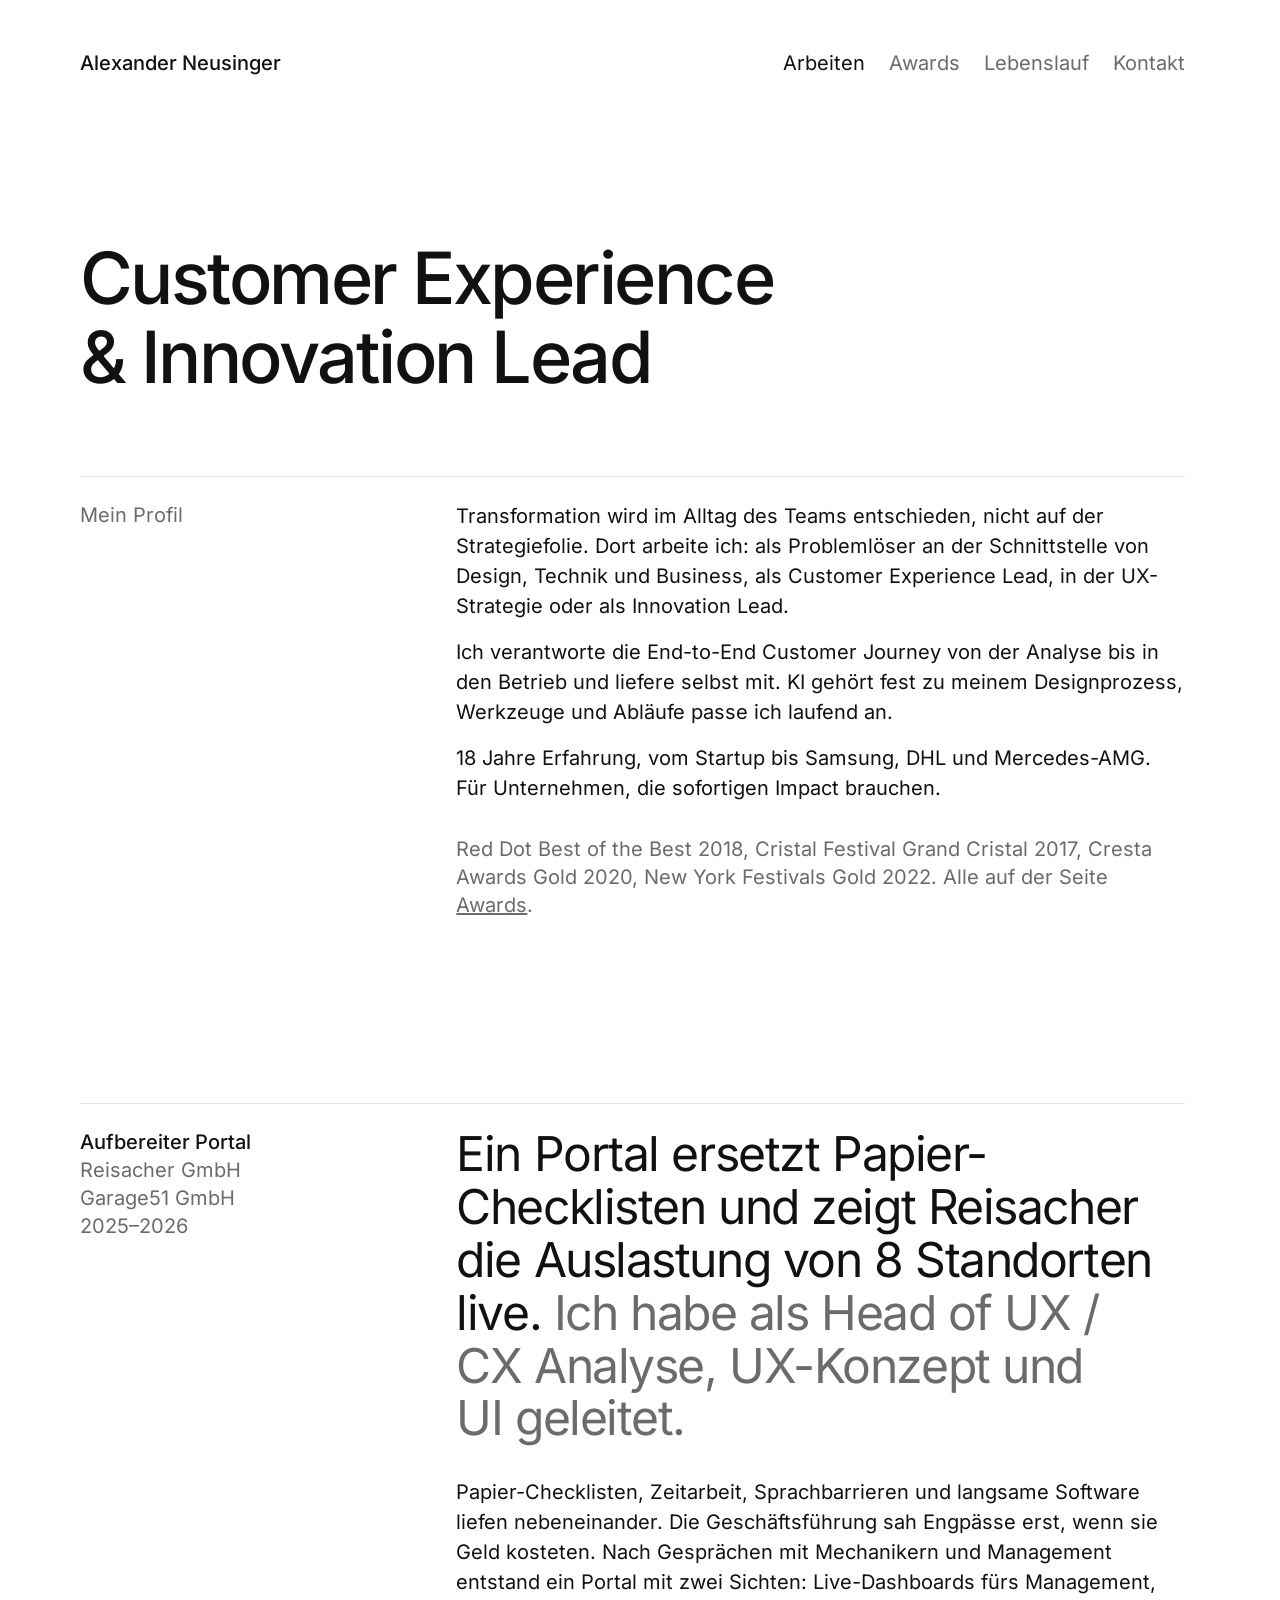
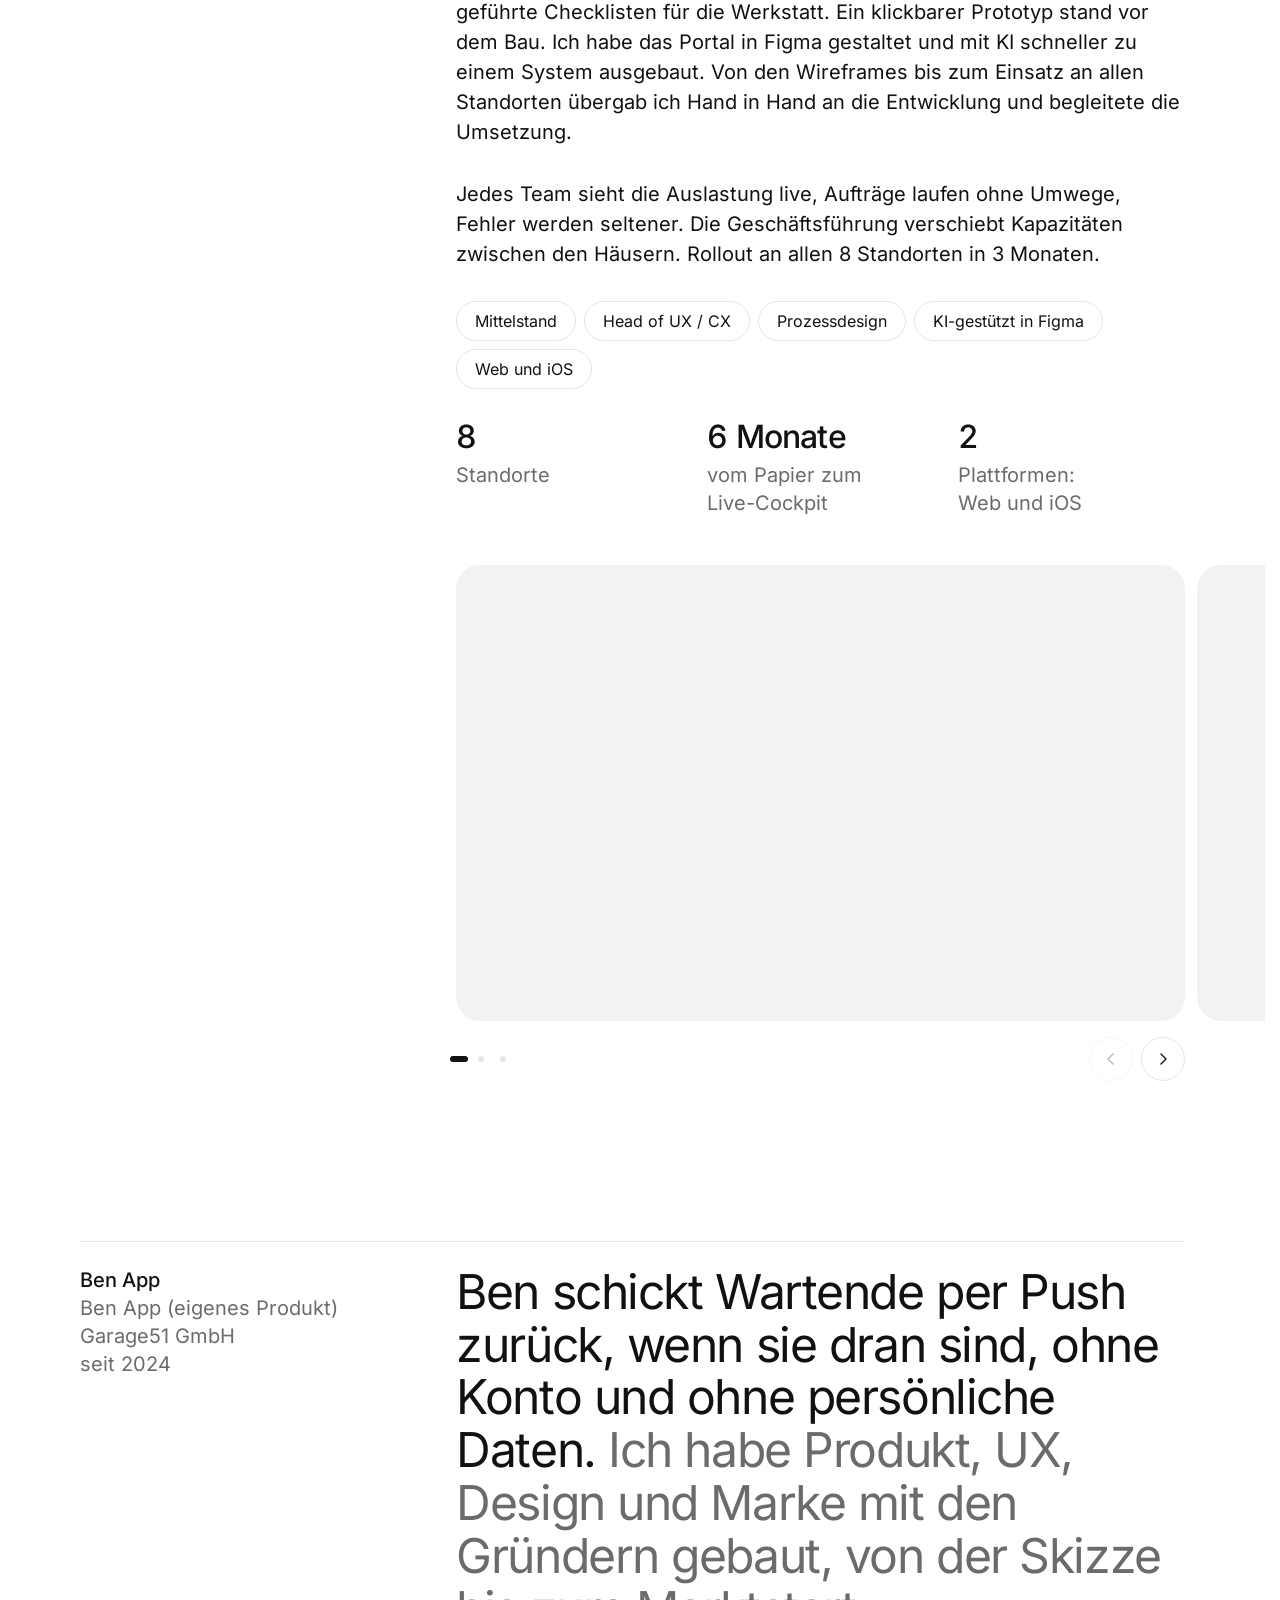
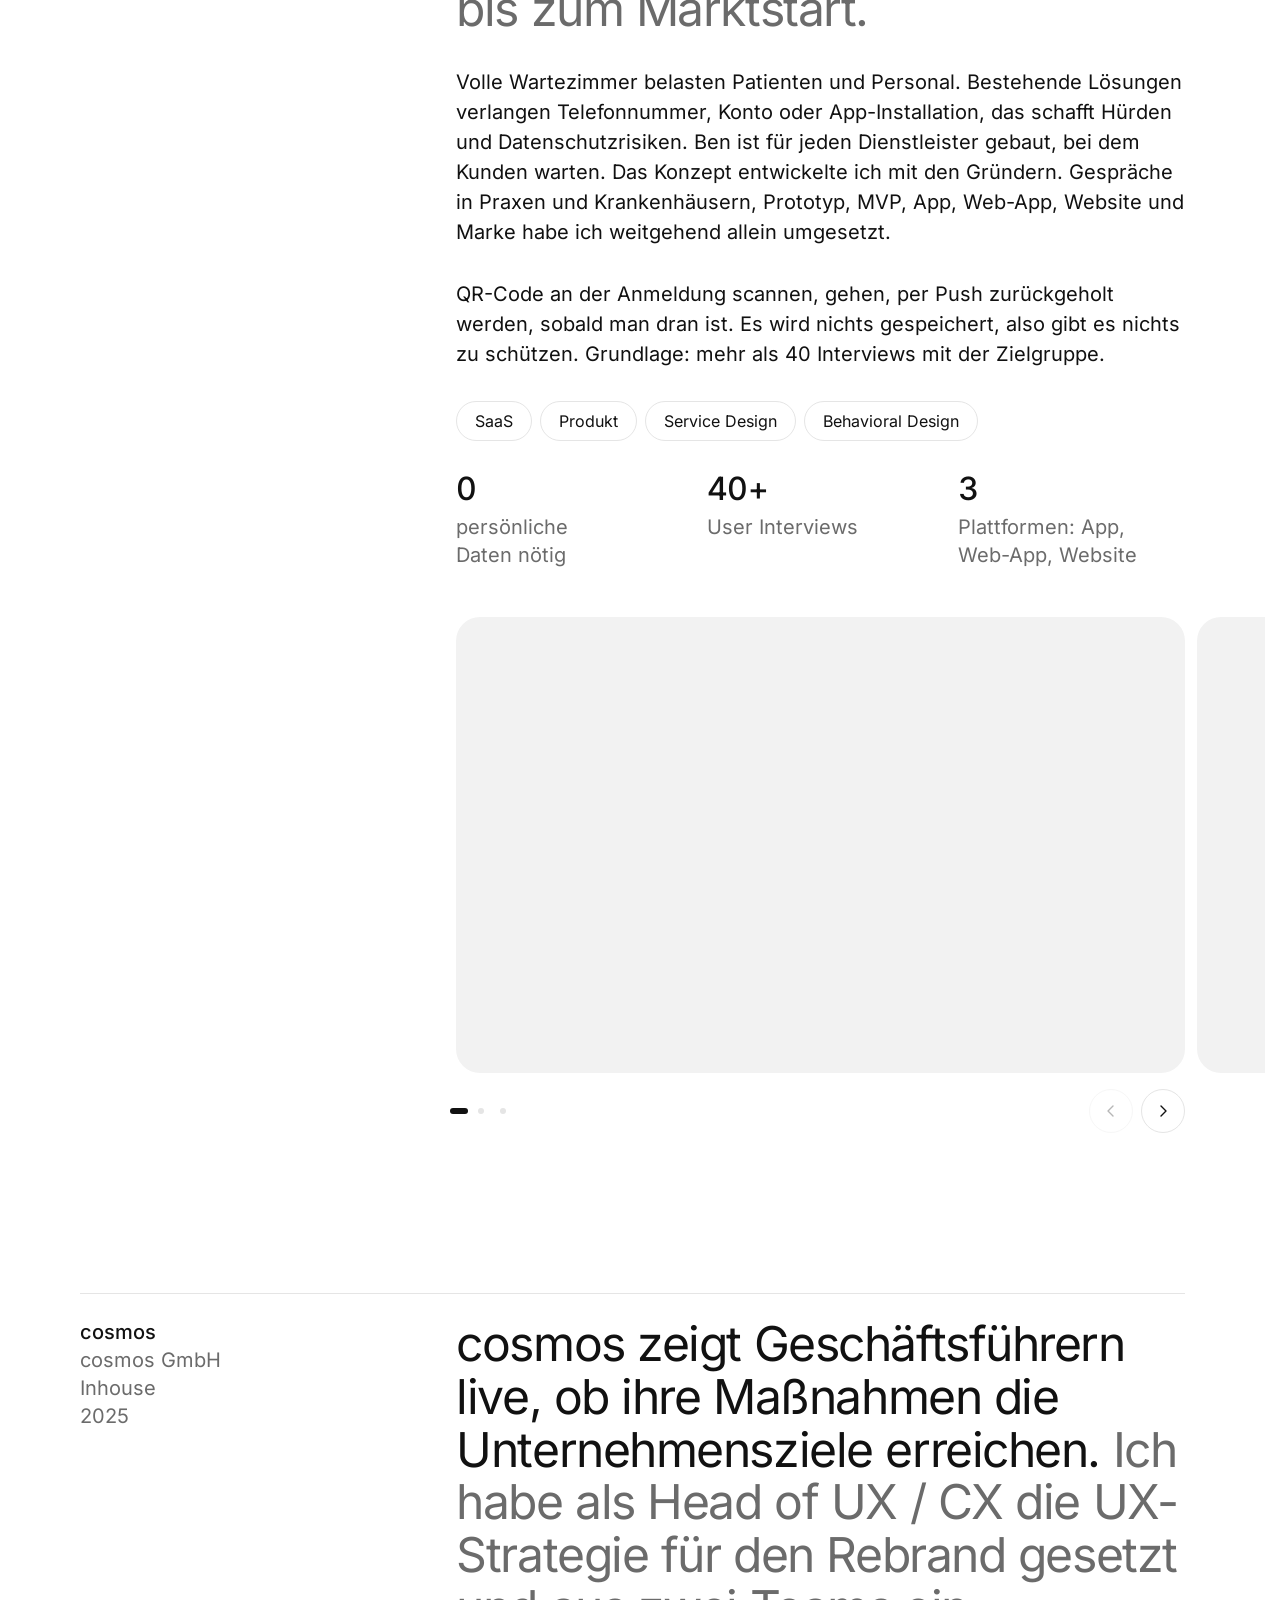
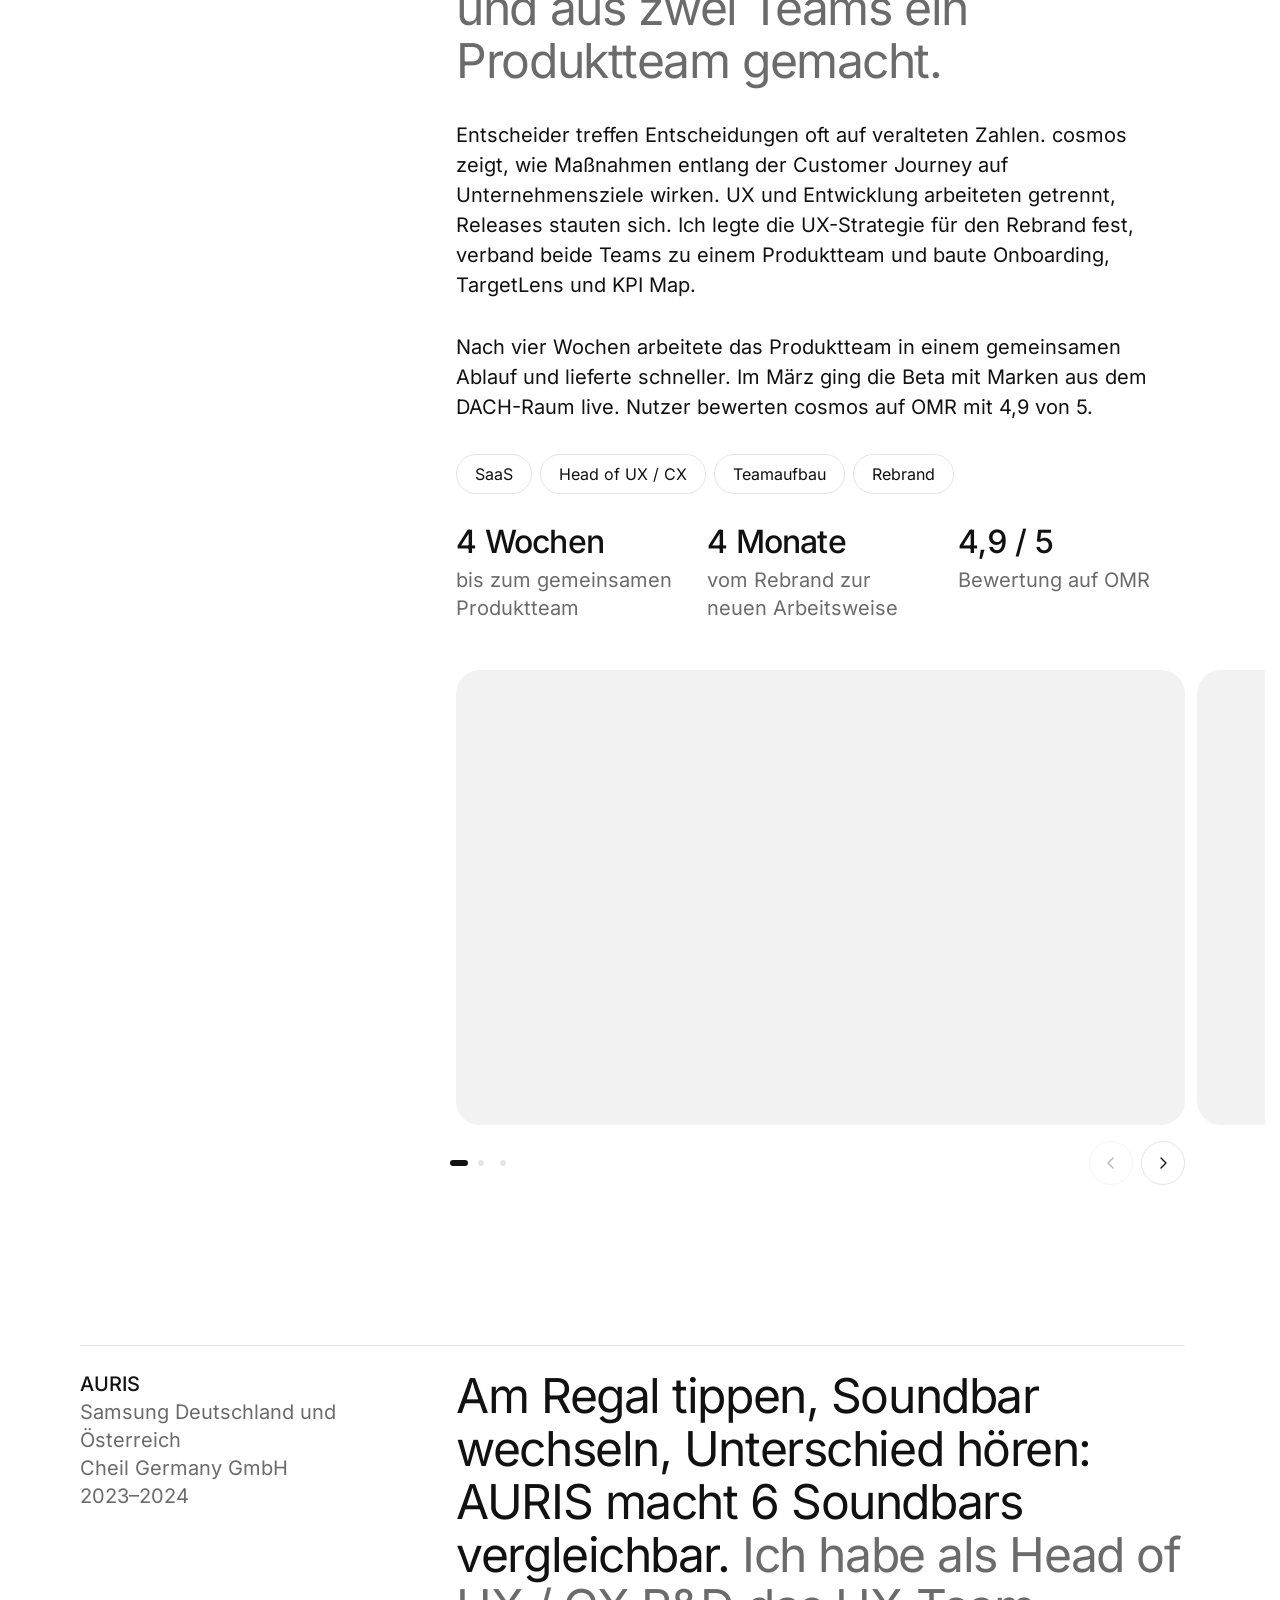
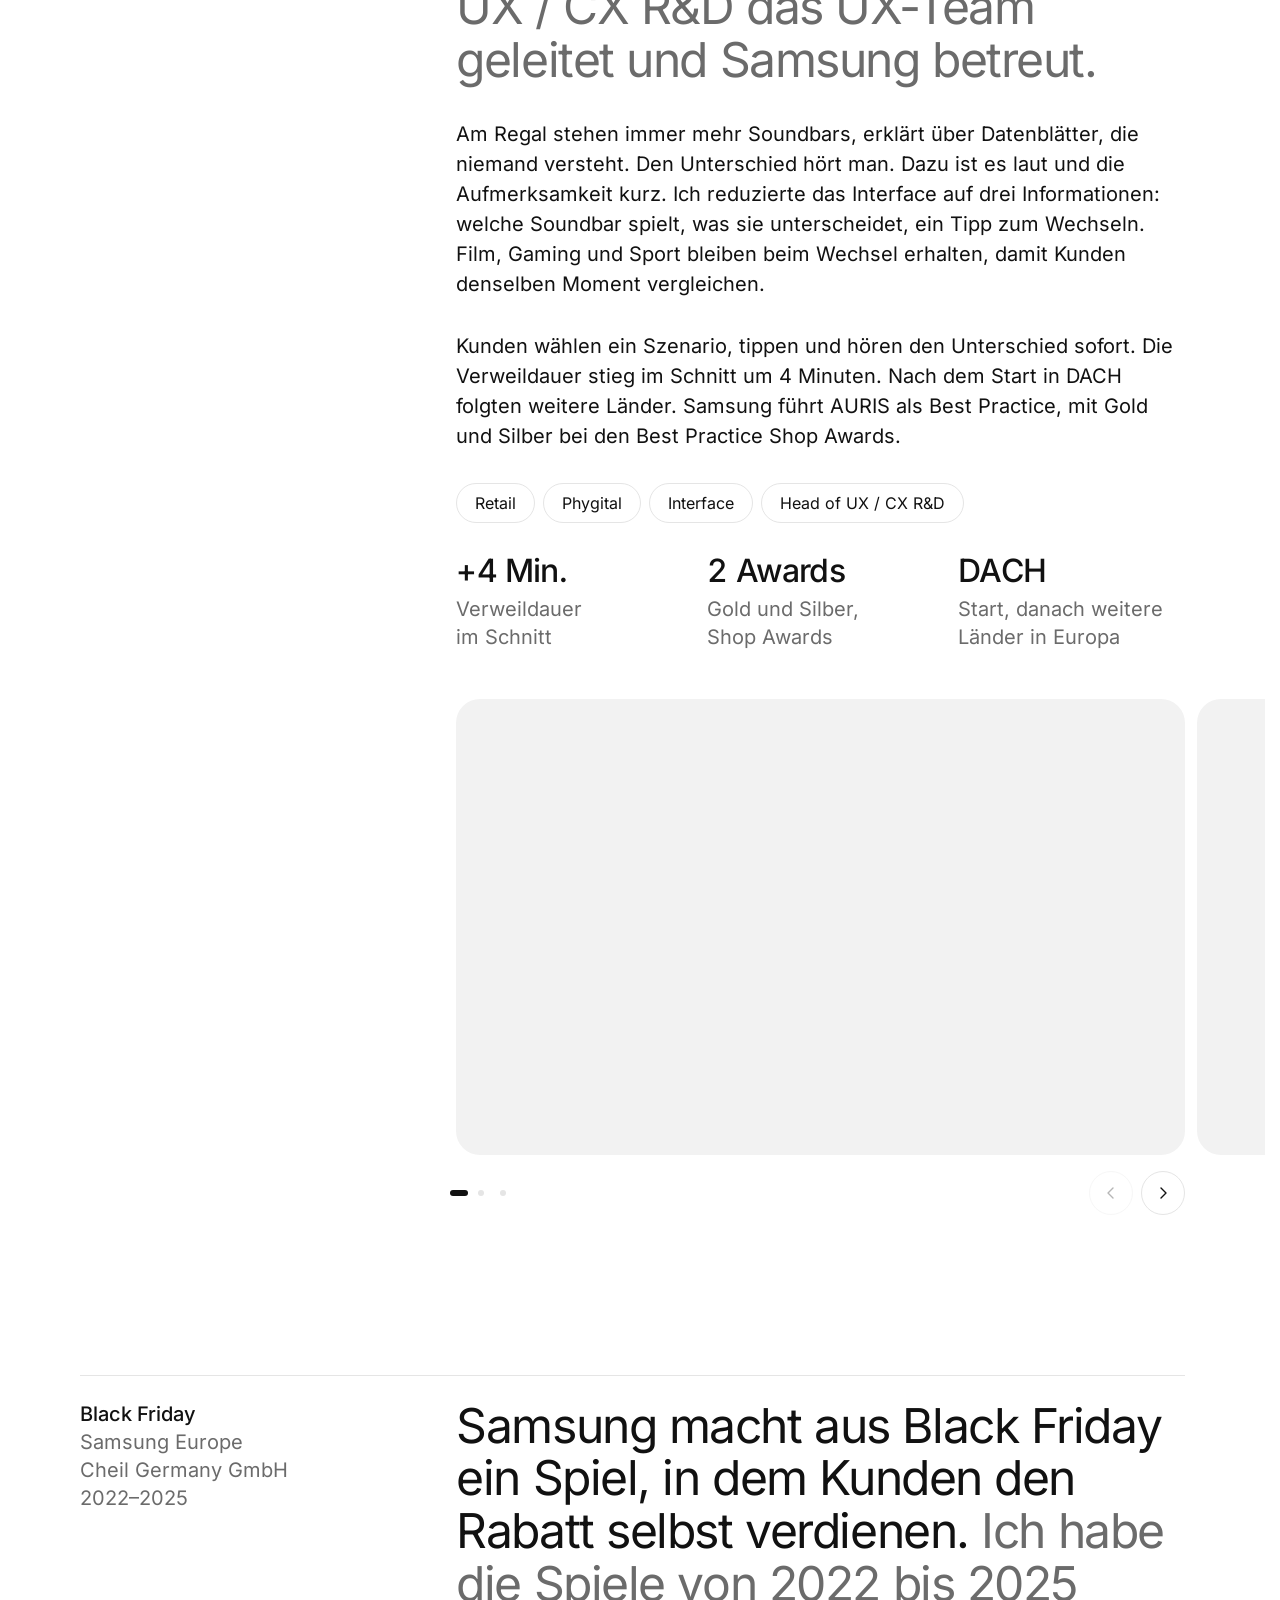
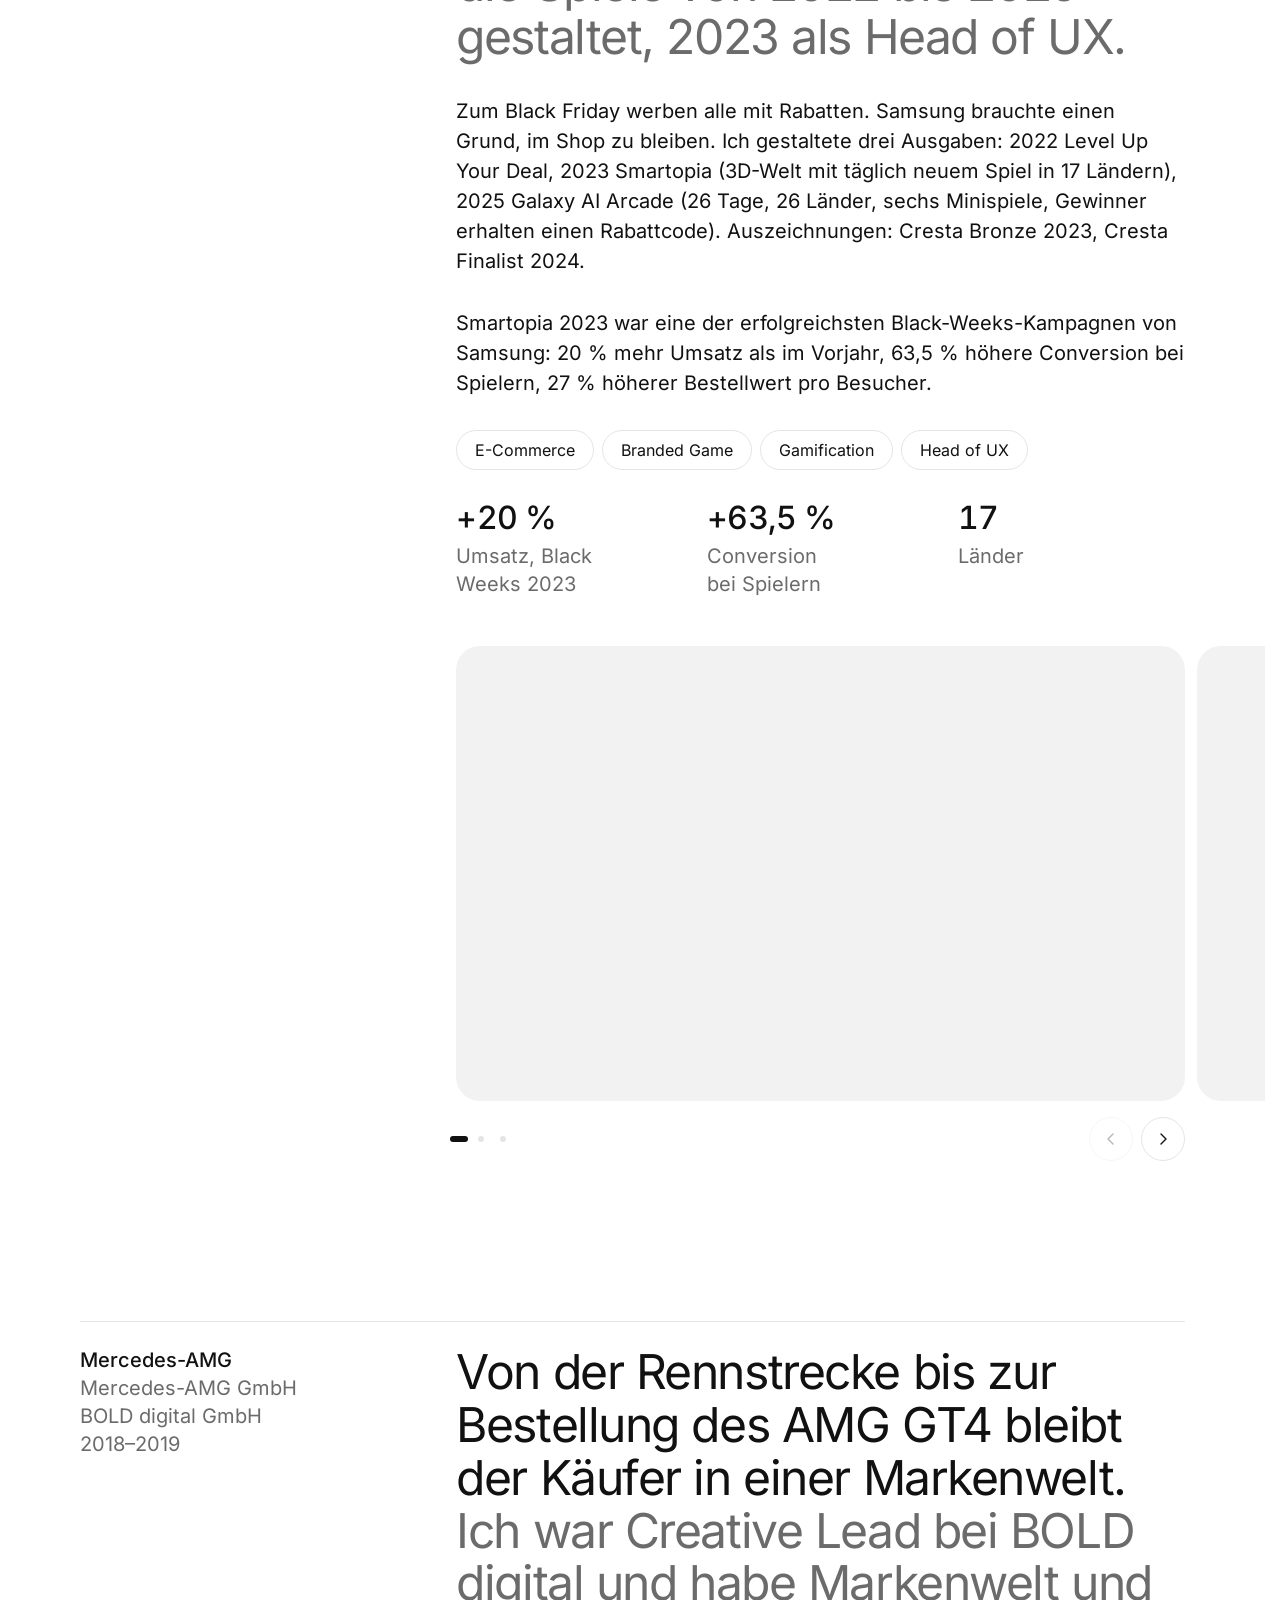
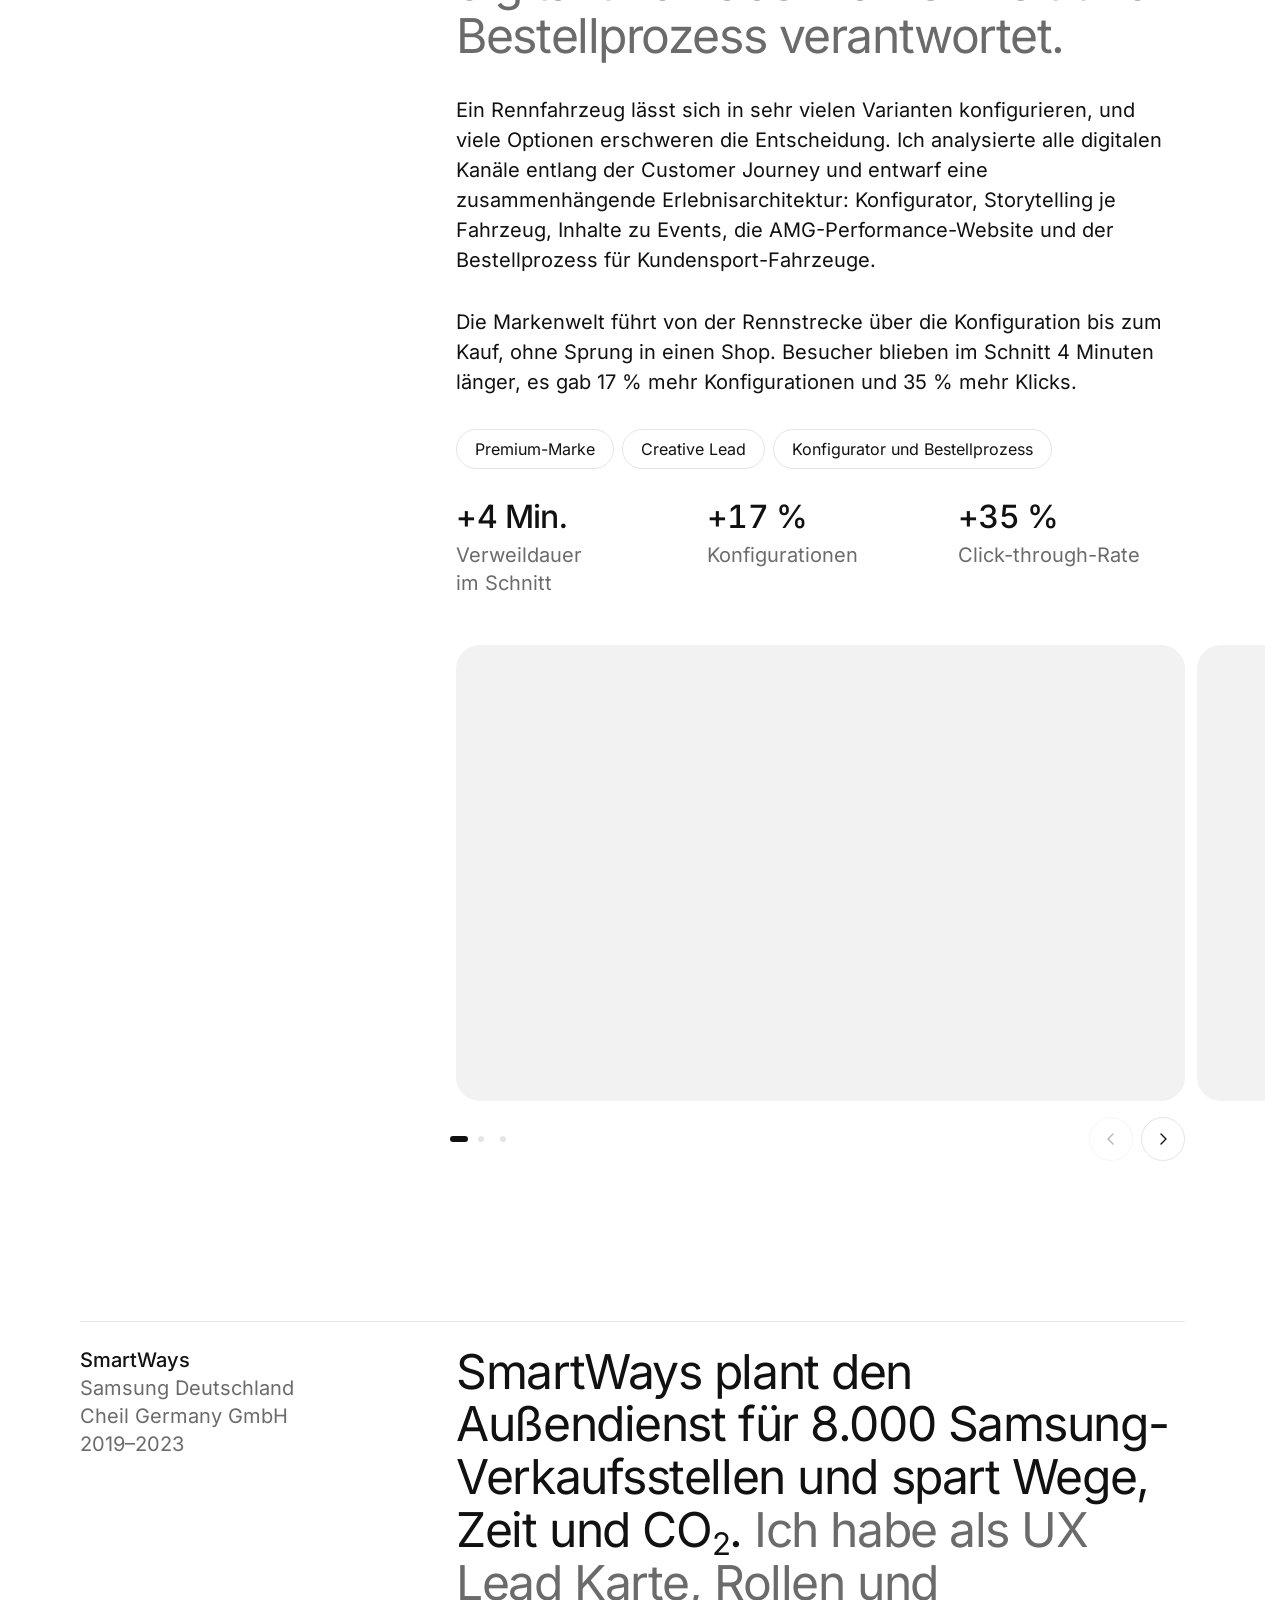
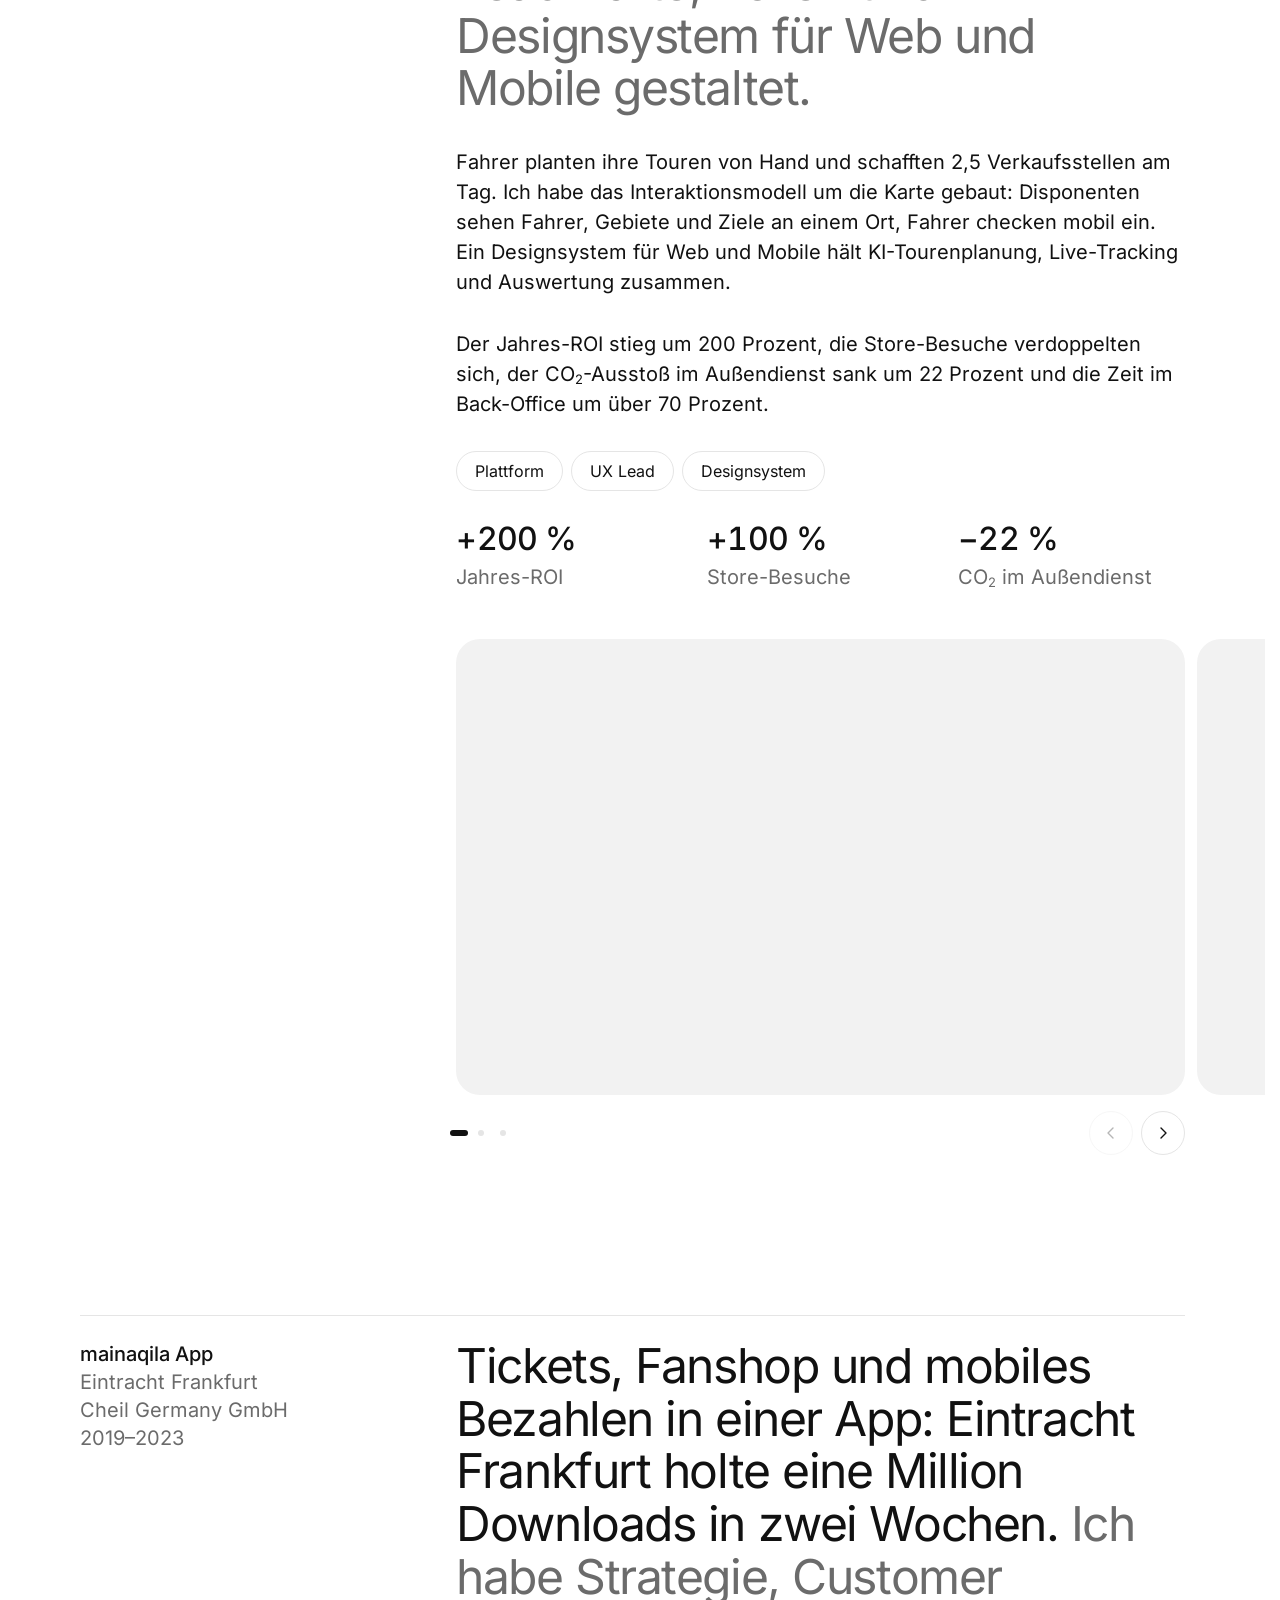
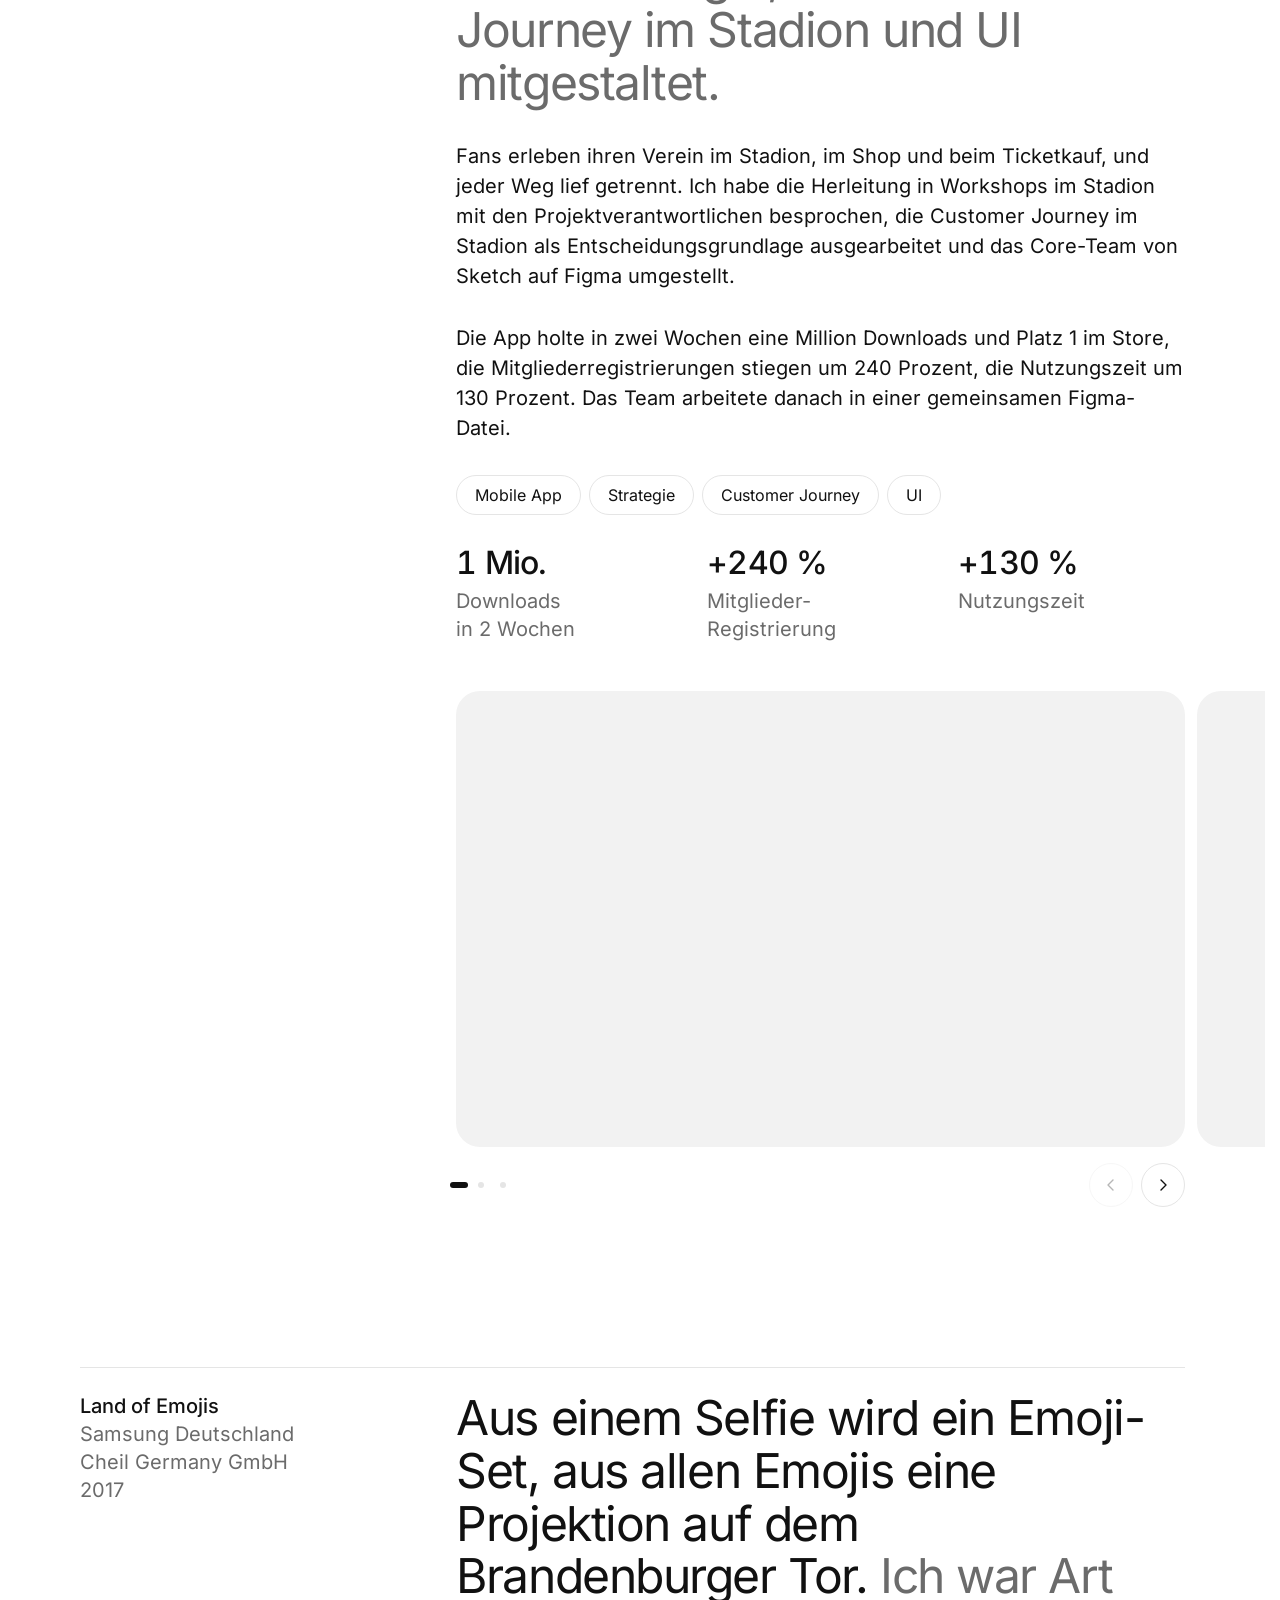
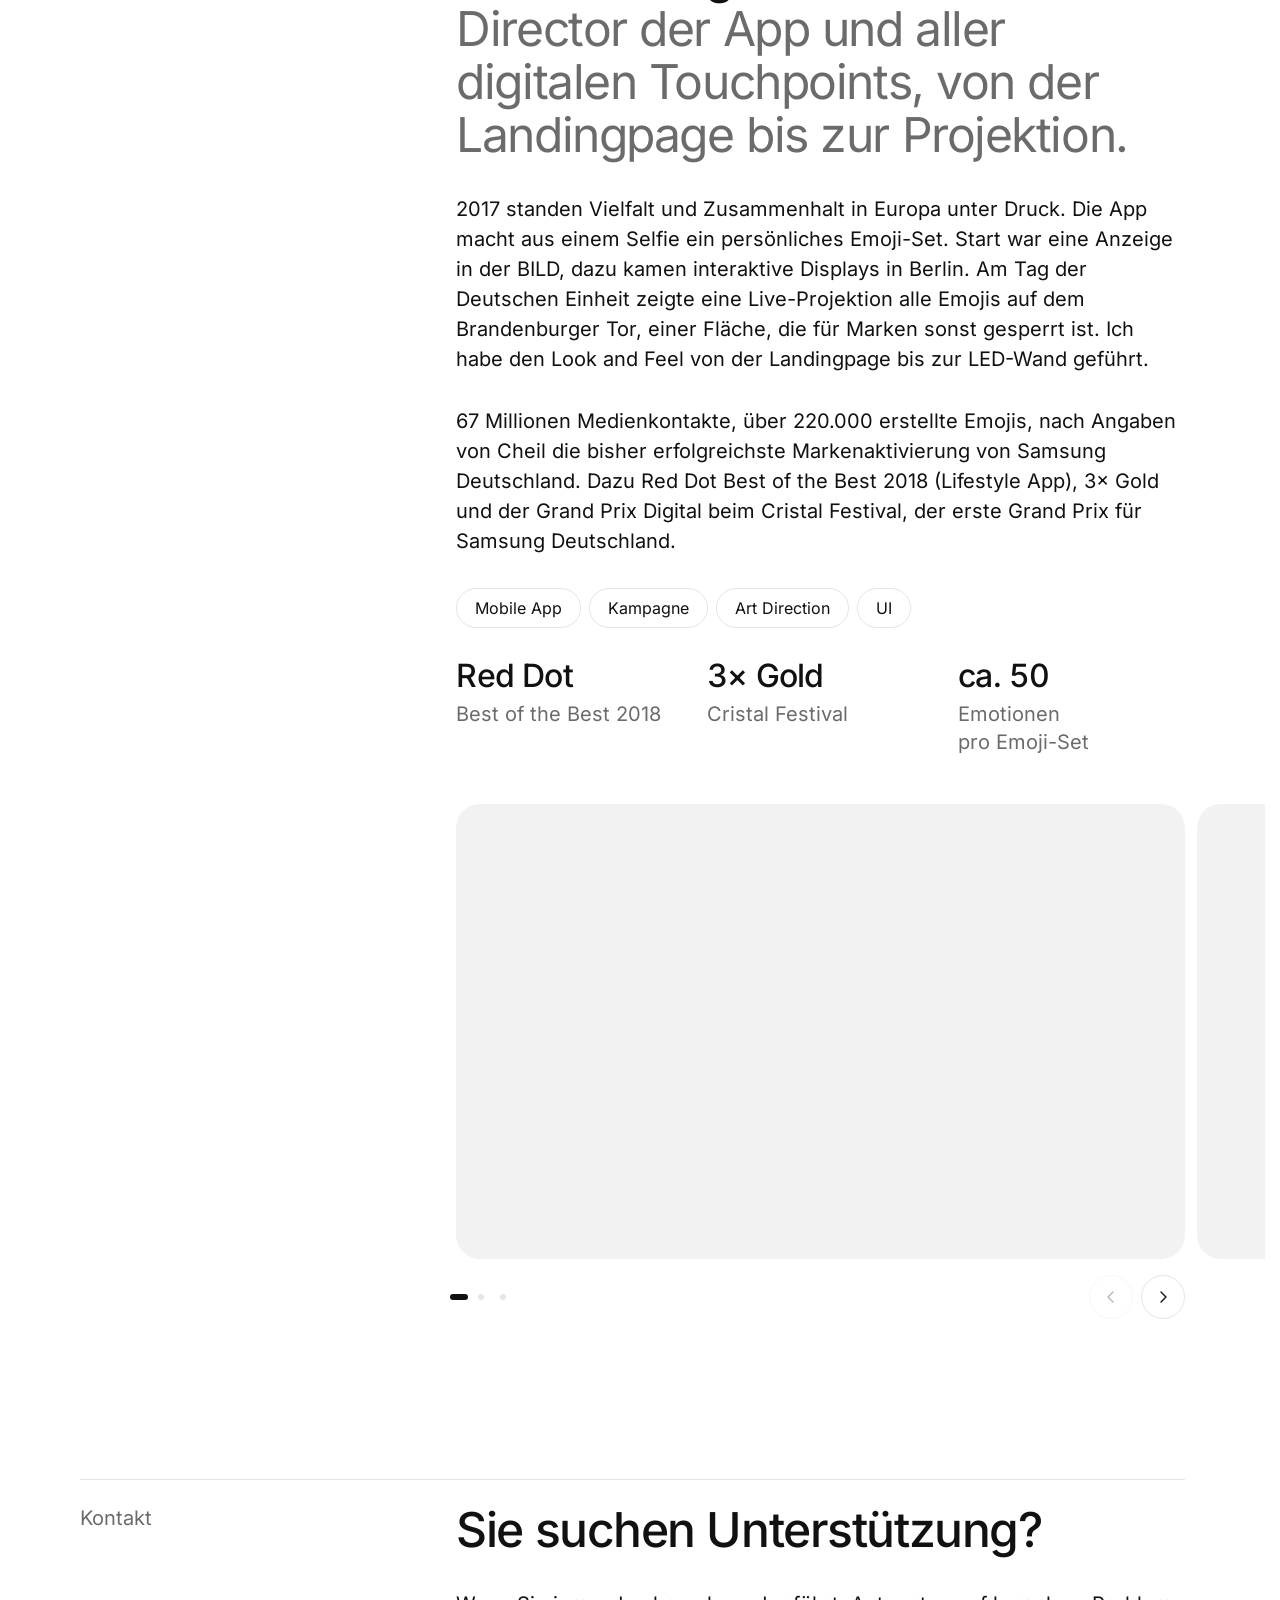
<file: index.html>
<!DOCTYPE html>
<html lang="de">
<head>
<meta charset="utf-8">
<meta name="viewport" content="width=device-width, initial-scale=1">
<meta name="robots" content="index, follow, max-image-preview:large, max-snippet:-1, max-video-preview:-1">
<meta http-equiv="Content-Security-Policy" content="default-src 'none'; script-src 'self'; style-src 'self'; font-src 'self'; img-src 'self' data:; connect-src 'none'; form-action 'none'; base-uri 'none'; object-src 'none'; upgrade-insecure-requests">
<meta name="referrer" content="no-referrer">
<link rel="icon" href="data:,">
<meta name="description" content="Problemlöser für Customer Experience, UX-Strategie und Innovation: Design, Technik und Business mit KI. 18 Jahre für Samsung, DHL, Mercedes-AMG und Mittelstand. Kronberg im Taunus.">
<title>Alexander Neusinger: Customer Experience &amp; Innovation Lead für digitale Produkte</title>
<link rel="canonical" href="https://www.sonoisy.de/">
<meta name="author" content="Alexander Neusinger">
<meta property="og:type" content="profile">
<meta property="og:locale" content="de_DE">
<meta property="og:site_name" content="Alexander Neusinger">
<meta property="og:title" content="Alexander Neusinger: Customer Experience &amp; Innovation Lead für digitale Produkte">
<meta property="og:description" content="Problemlöser für Customer Experience, UX-Strategie und Innovation: Design, Technik und Business mit KI. 18 Jahre für Samsung, DHL, Mercedes-AMG und Mittelstand. Kronberg im Taunus.">
<meta property="og:url" content="https://www.sonoisy.de/">
<meta name="twitter:card" content="summary">
<meta name="twitter:title" content="Alexander Neusinger: Customer Experience &amp; Innovation Lead für digitale Produkte">
<meta name="twitter:description" content="Problemlöser für Customer Experience, UX-Strategie und Innovation: Design, Technik und Business mit KI. 18 Jahre für Samsung, DHL, Mercedes-AMG und Mittelstand. Kronberg im Taunus.">
<meta property="profile:first_name" content="Alexander">
<meta property="profile:last_name" content="Neusinger">
<script type="application/ld+json">{"@context": "https://schema.org", "@graph": [{"@type": "Person", "@id": "https://www.sonoisy.de/#person", "name": "Alexander Neusinger", "jobTitle": "Customer Experience & Innovation Lead", "url": "https://www.sonoisy.de/", "description": "Customer Experience & Innovation Lead für digitale Produkte, Service Design und Transformation, mit 18 Jahren Erfahrung.", "address": {"@type": "PostalAddress", "addressLocality": "Kronberg im Taunus", "addressRegion": "Hessen", "addressCountry": "DE"}, "knowsAbout": ["Customer Experience Management", "End-to-End Customer Journey", "Digital Product Design", "UX-Strategie", "Service Design", "Service Blueprint", "Customer Journey Mapping", "Design Systems", "Digitale Transformation", "Innovationsmanagement", "Problemlösung an der Schnittstelle von Design, Technik und Business", "Stakeholder-Management", "Cross-funktionale Teamführung", "Generative KI", "KI-gestützter Designprozess", "KI-gestützte Workflows", "KI-gestütztes Prototyping", "Conversion-Optimierung", "Phygital Retail"], "award": ["Red Dot Best of the Best 2018 (Land of Emojis)", "Cristal Festival Grand Cristal 2017 (Land of Emojis)", "Cresta Awards Gold 2020", "New York Festivals Gold 2022 (myPiggy)", "The Golden Award of Montreux Gold 2022 und 2023"], "knowsLanguage": ["de", "en"]}, {"@type": "WebSite", "@id": "https://www.sonoisy.de/#website", "url": "https://www.sonoisy.de/", "name": "Alexander Neusinger", "inLanguage": "de", "publisher": {"@id": "https://www.sonoisy.de/#person"}}, {"@type": "ProfilePage", "@id": "https://www.sonoisy.de/#page", "url": "https://www.sonoisy.de/", "name": "Alexander Neusinger: Customer Experience & Innovation Lead", "description": "Problemlöser für Customer Experience, UX-Strategie und Innovation: Design, Technik und Business mit KI. 18 Jahre für Samsung, DHL, Mercedes-AMG und Mittelstand. Kronberg im Taunus.", "inLanguage": "de", "isPartOf": {"@id": "https://www.sonoisy.de/#website"}, "about": {"@id": "https://www.sonoisy.de/#person"}, "dateModified": "2026-11-26", "mainEntity": {"@id": "https://www.sonoisy.de/#person"}}, {"@type": "ItemList", "name": "Ausgewählte Arbeiten", "itemListElement": [{"@type": "ListItem", "position": 1, "item": {"@type": "CreativeWork", "name": "Aufbereiter Portal", "description": "Ein Portal ersetzt Papier-Checklisten und zeigt Reisacher die Auslastung von 8 Standorten live. Ich habe als Head of UX / CX Analyse, UX-Konzept und UI geleitet.", "creator": {"@id": "https://www.sonoisy.de/#person"}, "keywords": "Mittelstand, Head of UX / CX, Prozessdesign, KI-gestützt in Figma, Web und iOS"}}, {"@type": "ListItem", "position": 2, "item": {"@type": "CreativeWork", "name": "Ben App", "description": "Ben schickt Wartende per Push zurück, wenn sie dran sind, ohne Konto und ohne persönliche Daten. Ich habe Produkt, UX, Design und Marke mit den Gründern gebaut, von der Skizze bis zum Marktstart.", "creator": {"@id": "https://www.sonoisy.de/#person"}, "keywords": "SaaS, Produkt, Service Design, Behavioral Design"}}, {"@type": "ListItem", "position": 3, "item": {"@type": "CreativeWork", "name": "cosmos", "description": "cosmos zeigt Geschäftsführern live, ob ihre Maßnahmen die Unternehmensziele erreichen. Ich habe als Head of UX / CX die UX-Strategie für den Rebrand gesetzt und aus zwei Teams ein Produktteam gemacht.", "creator": {"@id": "https://www.sonoisy.de/#person"}, "keywords": "SaaS, Head of UX / CX, Teamaufbau, Rebrand"}}, {"@type": "ListItem", "position": 4, "item": {"@type": "CreativeWork", "name": "AURIS", "description": "Am Regal tippen, Soundbar wechseln, Unterschied hören: AURIS macht 6 Soundbars vergleichbar. Ich habe als Head of UX / CX R&D das UX-Team geleitet und Samsung betreut.", "creator": {"@id": "https://www.sonoisy.de/#person"}, "keywords": "Retail, Phygital, Interface, Head of UX / CX R&D"}}, {"@type": "ListItem", "position": 5, "item": {"@type": "CreativeWork", "name": "Black Friday", "description": "Samsung macht aus Black Friday ein Spiel, in dem Kunden den Rabatt selbst verdienen. Ich habe die Spiele von 2022 bis 2025 gestaltet, 2023 als Head of UX.", "creator": {"@id": "https://www.sonoisy.de/#person"}, "keywords": "E-Commerce, Branded Game, Gamification, Head of UX"}}, {"@type": "ListItem", "position": 6, "item": {"@type": "CreativeWork", "name": "Mercedes-AMG", "description": "Von der Rennstrecke bis zur Bestellung des AMG GT4 bleibt der Käufer in einer Markenwelt. Ich war Creative Lead bei BOLD digital und habe Markenwelt und Bestellprozess verantwortet.", "creator": {"@id": "https://www.sonoisy.de/#person"}, "keywords": "Premium-Marke, Creative Lead, Konfigurator und Bestellprozess"}}, {"@type": "ListItem", "position": 7, "item": {"@type": "CreativeWork", "name": "SmartWays", "description": "SmartWays plant den Außendienst für 8.000 Samsung-Verkaufsstellen und spart Wege, Zeit und CO2. Ich habe als UX Lead Karte, Rollen und Designsystem für Web und Mobile gestaltet.", "creator": {"@id": "https://www.sonoisy.de/#person"}, "keywords": "Plattform, UX Lead, Designsystem"}}, {"@type": "ListItem", "position": 8, "item": {"@type": "CreativeWork", "name": "mainaqila App", "description": "Tickets, Fanshop und mobiles Bezahlen in einer App: Eintracht Frankfurt holte eine Million Downloads in zwei Wochen. Ich habe Strategie, Customer Journey im Stadion und UI mitgestaltet.", "creator": {"@id": "https://www.sonoisy.de/#person"}, "keywords": "Mobile App, Strategie, Customer Journey, UI"}}, {"@type": "ListItem", "position": 9, "item": {"@type": "CreativeWork", "name": "Land of Emojis", "description": "Aus einem Selfie wird ein Emoji-Set, aus allen Emojis eine Projektion auf dem Brandenburger Tor. Ich war Art Director der App und aller digitalen Touchpoints, von der Landingpage bis zur Projektion.", "creator": {"@id": "https://www.sonoisy.de/#person"}, "keywords": "Mobile App, Kampagne, Art Direction, UI"}}]}]}</script>
<link rel="preload" href="fonts/inter-latin-wght-normal.woff2" as="font" type="font/woff2" crossorigin>
<link rel="stylesheet" href="assets/style.css?v=905b2801">
</head>
<body>
<div class="page">
  <header class="top">
    <a class="name" href="/">Alexander Neusinger</a>
    <nav aria-label="Hauptnavigation"><a href="/" aria-current="page">Arbeiten</a><a href="/awards">Awards</a><a href="/lebenslauf">Lebenslauf</a><a href="mailto:alexander.neusinger@icloud.com">Kontakt</a></nav>
  </header>

  
  <main id="top">
    <section class="hero"><h1 id="h1">Customer Experience &amp; Innovation Lead</h1></section>

    <section class="block half intro">
      <div class="label">Mein Profil</div>
      <div class="main"><div class="stack"><div id="intro"><p>Transformation wird im Alltag des Teams entschieden, nicht auf der Strategiefolie. Dort arbeite ich: als Problemlöser an der Schnittstelle von Design, Technik und Business, als Customer Experience Lead, in der UX-Strategie oder als Innovation Lead.</p><p>Ich verantworte die End-to-End Customer Journey von der Analyse bis in den Betrieb und liefere selbst mit. KI gehört fest zu meinem Designprozess, Werkzeuge und Abläufe passe ich laufend an.</p><p>18 Jahre Erfahrung, vom Startup bis Samsung, DHL und Mercedes-AMG. Für Unternehmen, die sofortigen Impact brauchen.</p></div><p class="note" id="intro-note">Red Dot Best of the Best 2018, Cristal Festival Grand Cristal 2017, Cresta Awards Gold 2020, New York Festivals Gold 2022. Alle auf der Seite <a href="/awards">Awards</a>.</p></div></div>
    </section>

    <div id="cases"><article class="block" id="arbeiten" data-case="reisacher">
    <div class="label"><b>Aufbereiter Portal</b><br>Reisacher GmbH<br>Garage51 GmbH<br>2025–2026</div>
    <div class="main">
      <div class="stack">
        <h2 class="lead">Ein Portal ersetzt Papier-Checklisten und zeigt Reisacher die Auslastung von 8 Standorten live. <span>Ich habe als Head of UX / CX Analyse, UX-Konzept und UI geleitet.</span></h2>
        <p class="body">Papier-Checklisten, Zeitarbeit, Sprachbarrieren und langsame Software liefen nebeneinander. Die Geschäftsführung sah Engpässe erst, wenn sie Geld kosteten. Nach Gesprächen mit Mechanikern und Management entstand ein Portal mit zwei Sichten: Live-Dashboards fürs Management, geführte Checklisten für die Werkstatt. Ein klickbarer Prototyp stand vor dem Bau. Ich habe das Portal in Figma gestaltet und mit KI schneller zu einem System ausgebaut. Von den Wireframes bis zum Einsatz an allen Standorten übergab ich Hand in Hand an die Entwicklung und begleitete die Umsetzung.</p>
        <p class="body">Jedes Team sieht die Auslastung live, Aufträge laufen ohne Umwege, Fehler werden seltener. Die Geschäftsführung verschiebt Kapazitäten zwischen den Häusern. Rollout an allen 8 Standorten in 3 Monaten.</p>
        <ul class="tags" aria-label="Kategorien"><li>Mittelstand</li><li>Head of UX / CX</li><li>Prozessdesign</li><li>KI-gestützt in Figma</li><li>Web und iOS</li></ul>
        <div class="metrics"><div class="metric"><b>8</b><span>Standorte</span></div><div class="metric"><b>6 Monate</b><span>vom Papier zum Live-Cockpit</span></div><div class="metric"><b>2</b><span>Plattformen: Web und iOS</span></div></div>
      </div>
      <div class="slider" role="region" aria-roledescription="Karussell" aria-label="Bilder zu Aufbereiter Portal">
        <div class="track" tabindex="0"><figure class="slide" aria-hidden="true"></figure><figure class="slide" aria-hidden="true"></figure><figure class="slide" aria-hidden="true"></figure></div>
        <div class="controls">
          <div class="dots"><button class="dot" type="button" aria-label="Bild 1" aria-current="true"></button><button class="dot" type="button" aria-label="Bild 2"></button><button class="dot" type="button" aria-label="Bild 3"></button></div>
          <div class="arrows">
            <button class="arrow" type="button" data-dir="-1" aria-label="Vorheriges Bild"><svg width="14" height="14" viewBox="0 0 14 14" fill="none" aria-hidden="true"><path d="M9 2 4 7l5 5" stroke="currentColor" stroke-width="1.4" stroke-linecap="round" stroke-linejoin="round"/></svg></button>
            <button class="arrow" type="button" data-dir="1" aria-label="Nächstes Bild"><svg width="14" height="14" viewBox="0 0 14 14" fill="none" aria-hidden="true"><path d="m5 2 5 5-5 5" stroke="currentColor" stroke-width="1.4" stroke-linecap="round" stroke-linejoin="round"/></svg></button>
          </div>
        </div>
      </div>
    </div>
  </article><article class="block"  data-case="ben">
    <div class="label"><b>Ben App</b><br>Ben App (eigenes Produkt)<br>Garage51 GmbH<br>seit 2024</div>
    <div class="main">
      <div class="stack">
        <h2 class="lead">Ben schickt Wartende per Push zurück, wenn sie dran sind, ohne Konto und ohne persönliche Daten. <span>Ich habe Produkt, UX, Design und Marke mit den Gründern gebaut, von der Skizze bis zum Marktstart.</span></h2>
        <p class="body">Volle Wartezimmer belasten Patienten und Personal. Bestehende Lösungen verlangen Telefonnummer, Konto oder App-Installation, das schafft Hürden und Datenschutzrisiken. Ben ist für jeden Dienstleister gebaut, bei dem Kunden warten. Das Konzept entwickelte ich mit den Gründern. Gespräche in Praxen und Krankenhäusern, Prototyp, MVP, App, Web-App, Website und Marke habe ich weitgehend allein umgesetzt.</p>
        <p class="body">QR-Code an der Anmeldung scannen, gehen, per Push zurückgeholt werden, sobald man dran ist. Es wird nichts gespeichert, also gibt es nichts zu schützen. Grundlage: mehr als 40 Interviews mit der Zielgruppe.</p>
        <ul class="tags" aria-label="Kategorien"><li>SaaS</li><li>Produkt</li><li>Service Design</li><li>Behavioral Design</li></ul>
        <div class="metrics"><div class="metric"><b>0</b><span>persönliche Daten nötig</span></div><div class="metric"><b>40+</b><span>User Interviews</span></div><div class="metric"><b>3</b><span>Plattformen: App, Web-App, Website</span></div></div>
      </div>
      <div class="slider" role="region" aria-roledescription="Karussell" aria-label="Bilder zu Ben App">
        <div class="track" tabindex="0"><figure class="slide" aria-hidden="true"></figure><figure class="slide" aria-hidden="true"></figure><figure class="slide" aria-hidden="true"></figure></div>
        <div class="controls">
          <div class="dots"><button class="dot" type="button" aria-label="Bild 1" aria-current="true"></button><button class="dot" type="button" aria-label="Bild 2"></button><button class="dot" type="button" aria-label="Bild 3"></button></div>
          <div class="arrows">
            <button class="arrow" type="button" data-dir="-1" aria-label="Vorheriges Bild"><svg width="14" height="14" viewBox="0 0 14 14" fill="none" aria-hidden="true"><path d="M9 2 4 7l5 5" stroke="currentColor" stroke-width="1.4" stroke-linecap="round" stroke-linejoin="round"/></svg></button>
            <button class="arrow" type="button" data-dir="1" aria-label="Nächstes Bild"><svg width="14" height="14" viewBox="0 0 14 14" fill="none" aria-hidden="true"><path d="m5 2 5 5-5 5" stroke="currentColor" stroke-width="1.4" stroke-linecap="round" stroke-linejoin="round"/></svg></button>
          </div>
        </div>
      </div>
    </div>
  </article><article class="block"  data-case="cosmos">
    <div class="label"><b>cosmos</b><br>cosmos GmbH<br>Inhouse<br>2025</div>
    <div class="main">
      <div class="stack">
        <h2 class="lead">cosmos zeigt Geschäftsführern live, ob ihre Maßnahmen die Unternehmensziele erreichen. <span>Ich habe als Head of UX / CX die UX-Strategie für den Rebrand gesetzt und aus zwei Teams ein Produktteam gemacht.</span></h2>
        <p class="body">Entscheider treffen Entscheidungen oft auf veralteten Zahlen. cosmos zeigt, wie Maßnahmen entlang der Customer Journey auf Unternehmensziele wirken. UX und Entwicklung arbeiteten getrennt, Releases stauten sich. Ich legte die UX-Strategie für den Rebrand fest, verband beide Teams zu einem Produktteam und baute Onboarding, TargetLens und KPI Map.</p>
        <p class="body">Nach vier Wochen arbeitete das Produktteam in einem gemeinsamen Ablauf und lieferte schneller. Im März ging die Beta mit Marken aus dem DACH-Raum live. Nutzer bewerten cosmos auf OMR mit 4,9 von 5.</p>
        <ul class="tags" aria-label="Kategorien"><li>SaaS</li><li>Head of UX / CX</li><li>Teamaufbau</li><li>Rebrand</li></ul>
        <div class="metrics"><div class="metric"><b>4 Wochen</b><span>bis zum gemeinsamen Produktteam</span></div><div class="metric"><b>4 Monate</b><span>vom Rebrand zur neuen Arbeitsweise</span></div><div class="metric"><b>4,9 / 5</b><span>Bewertung auf OMR</span></div></div>
      </div>
      <div class="slider" role="region" aria-roledescription="Karussell" aria-label="Bilder zu cosmos">
        <div class="track" tabindex="0"><figure class="slide" aria-hidden="true"></figure><figure class="slide" aria-hidden="true"></figure><figure class="slide" aria-hidden="true"></figure></div>
        <div class="controls">
          <div class="dots"><button class="dot" type="button" aria-label="Bild 1" aria-current="true"></button><button class="dot" type="button" aria-label="Bild 2"></button><button class="dot" type="button" aria-label="Bild 3"></button></div>
          <div class="arrows">
            <button class="arrow" type="button" data-dir="-1" aria-label="Vorheriges Bild"><svg width="14" height="14" viewBox="0 0 14 14" fill="none" aria-hidden="true"><path d="M9 2 4 7l5 5" stroke="currentColor" stroke-width="1.4" stroke-linecap="round" stroke-linejoin="round"/></svg></button>
            <button class="arrow" type="button" data-dir="1" aria-label="Nächstes Bild"><svg width="14" height="14" viewBox="0 0 14 14" fill="none" aria-hidden="true"><path d="m5 2 5 5-5 5" stroke="currentColor" stroke-width="1.4" stroke-linecap="round" stroke-linejoin="round"/></svg></button>
          </div>
        </div>
      </div>
    </div>
  </article><article class="block"  data-case="auris">
    <div class="label"><b>AURIS</b><br>Samsung Deutschland und Österreich<br>Cheil Germany GmbH<br>2023–2024</div>
    <div class="main">
      <div class="stack">
        <h2 class="lead">Am Regal tippen, Soundbar wechseln, Unterschied hören: AURIS macht 6 Soundbars vergleichbar. <span>Ich habe als Head of UX / CX R&D das UX-Team geleitet und Samsung betreut.</span></h2>
        <p class="body">Am Regal stehen immer mehr Soundbars, erklärt über Datenblätter, die niemand versteht. Den Unterschied hört man. Dazu ist es laut und die Aufmerksamkeit kurz. Ich reduzierte das Interface auf drei Informationen: welche Soundbar spielt, was sie unterscheidet, ein Tipp zum Wechseln. Film, Gaming und Sport bleiben beim Wechsel erhalten, damit Kunden denselben Moment vergleichen.</p>
        <p class="body">Kunden wählen ein Szenario, tippen und hören den Unterschied sofort. Die Verweildauer stieg im Schnitt um 4 Minuten. Nach dem Start in DACH folgten weitere Länder. Samsung führt AURIS als Best Practice, mit Gold und Silber bei den Best Practice Shop Awards.</p>
        <ul class="tags" aria-label="Kategorien"><li>Retail</li><li>Phygital</li><li>Interface</li><li>Head of UX / CX R&D</li></ul>
        <div class="metrics"><div class="metric"><b>+4 Min.</b><span>Verweildauer im Schnitt</span></div><div class="metric"><b>2 Awards</b><span>Gold und Silber, Shop Awards</span></div><div class="metric"><b>DACH</b><span>Start, danach weitere Länder in Europa</span></div></div>
      </div>
      <div class="slider" role="region" aria-roledescription="Karussell" aria-label="Bilder zu AURIS">
        <div class="track" tabindex="0"><figure class="slide" aria-hidden="true"></figure><figure class="slide" aria-hidden="true"></figure><figure class="slide" aria-hidden="true"></figure></div>
        <div class="controls">
          <div class="dots"><button class="dot" type="button" aria-label="Bild 1" aria-current="true"></button><button class="dot" type="button" aria-label="Bild 2"></button><button class="dot" type="button" aria-label="Bild 3"></button></div>
          <div class="arrows">
            <button class="arrow" type="button" data-dir="-1" aria-label="Vorheriges Bild"><svg width="14" height="14" viewBox="0 0 14 14" fill="none" aria-hidden="true"><path d="M9 2 4 7l5 5" stroke="currentColor" stroke-width="1.4" stroke-linecap="round" stroke-linejoin="round"/></svg></button>
            <button class="arrow" type="button" data-dir="1" aria-label="Nächstes Bild"><svg width="14" height="14" viewBox="0 0 14 14" fill="none" aria-hidden="true"><path d="m5 2 5 5-5 5" stroke="currentColor" stroke-width="1.4" stroke-linecap="round" stroke-linejoin="round"/></svg></button>
          </div>
        </div>
      </div>
    </div>
  </article><article class="block"  data-case="games">
    <div class="label"><b>Black Friday</b><br>Samsung Europe<br>Cheil Germany GmbH<br>2022–2025</div>
    <div class="main">
      <div class="stack">
        <h2 class="lead">Samsung macht aus Black Friday ein Spiel, in dem Kunden den Rabatt selbst verdienen. <span>Ich habe die Spiele von 2022 bis 2025 gestaltet, 2023 als Head of UX.</span></h2>
        <p class="body">Zum Black Friday werben alle mit Rabatten. Samsung brauchte einen Grund, im Shop zu bleiben. Ich gestaltete drei Ausgaben: 2022 Level Up Your Deal, 2023 Smartopia (3D-Welt mit täglich neuem Spiel in 17 Ländern), 2025 Galaxy AI Arcade (26 Tage, 26 Länder, sechs Minispiele, Gewinner erhalten einen Rabattcode). Auszeichnungen: Cresta Bronze 2023, Cresta Finalist 2024.</p>
        <p class="body">Smartopia 2023 war eine der erfolgreichsten Black-Weeks-Kampagnen von Samsung: 20 % mehr Umsatz als im Vorjahr, 63,5 % höhere Conversion bei Spielern, 27 % höherer Bestellwert pro Besucher.</p>
        <ul class="tags" aria-label="Kategorien"><li>E-Commerce</li><li>Branded Game</li><li>Gamification</li><li>Head of UX</li></ul>
        <div class="metrics"><div class="metric"><b>+20 %</b><span>Umsatz, Black Weeks 2023</span></div><div class="metric"><b>+63,5 %</b><span>Conversion bei Spielern</span></div><div class="metric"><b>17</b><span>Länder</span></div></div>
      </div>
      <div class="slider" role="region" aria-roledescription="Karussell" aria-label="Bilder zu Black Friday">
        <div class="track" tabindex="0"><figure class="slide" aria-hidden="true"></figure><figure class="slide" aria-hidden="true"></figure><figure class="slide" aria-hidden="true"></figure></div>
        <div class="controls">
          <div class="dots"><button class="dot" type="button" aria-label="Bild 1" aria-current="true"></button><button class="dot" type="button" aria-label="Bild 2"></button><button class="dot" type="button" aria-label="Bild 3"></button></div>
          <div class="arrows">
            <button class="arrow" type="button" data-dir="-1" aria-label="Vorheriges Bild"><svg width="14" height="14" viewBox="0 0 14 14" fill="none" aria-hidden="true"><path d="M9 2 4 7l5 5" stroke="currentColor" stroke-width="1.4" stroke-linecap="round" stroke-linejoin="round"/></svg></button>
            <button class="arrow" type="button" data-dir="1" aria-label="Nächstes Bild"><svg width="14" height="14" viewBox="0 0 14 14" fill="none" aria-hidden="true"><path d="m5 2 5 5-5 5" stroke="currentColor" stroke-width="1.4" stroke-linecap="round" stroke-linejoin="round"/></svg></button>
          </div>
        </div>
      </div>
    </div>
  </article><article class="block"  data-case="amg">
    <div class="label"><b>Mercedes-AMG</b><br>Mercedes-AMG GmbH<br>BOLD digital GmbH<br>2018–2019</div>
    <div class="main">
      <div class="stack">
        <h2 class="lead">Von der Rennstrecke bis zur Bestellung des AMG GT4 bleibt der Käufer in einer Markenwelt. <span>Ich war Creative Lead bei BOLD digital und habe Markenwelt und Bestellprozess verantwortet.</span></h2>
        <p class="body">Ein Rennfahrzeug lässt sich in sehr vielen Varianten konfigurieren, und viele Optionen erschweren die Entscheidung. Ich analysierte alle digitalen Kanäle entlang der Customer Journey und entwarf eine zusammenhängende Erlebnisarchitektur: Konfigurator, Storytelling je Fahrzeug, Inhalte zu Events, die AMG-Performance-Website und der Bestellprozess für Kundensport-Fahrzeuge.</p>
        <p class="body">Die Markenwelt führt von der Rennstrecke über die Konfiguration bis zum Kauf, ohne Sprung in einen Shop. Besucher blieben im Schnitt 4 Minuten länger, es gab 17 % mehr Konfigurationen und 35 % mehr Klicks.</p>
        <ul class="tags" aria-label="Kategorien"><li>Premium-Marke</li><li>Creative Lead</li><li>Konfigurator und Bestellprozess</li></ul>
        <div class="metrics"><div class="metric"><b>+4 Min.</b><span>Verweildauer im Schnitt</span></div><div class="metric"><b>+17 %</b><span>Konfigurationen</span></div><div class="metric"><b>+35 %</b><span>Click-through-Rate</span></div></div>
      </div>
      <div class="slider" role="region" aria-roledescription="Karussell" aria-label="Bilder zu Mercedes-AMG">
        <div class="track" tabindex="0"><figure class="slide" aria-hidden="true"></figure><figure class="slide" aria-hidden="true"></figure><figure class="slide" aria-hidden="true"></figure></div>
        <div class="controls">
          <div class="dots"><button class="dot" type="button" aria-label="Bild 1" aria-current="true"></button><button class="dot" type="button" aria-label="Bild 2"></button><button class="dot" type="button" aria-label="Bild 3"></button></div>
          <div class="arrows">
            <button class="arrow" type="button" data-dir="-1" aria-label="Vorheriges Bild"><svg width="14" height="14" viewBox="0 0 14 14" fill="none" aria-hidden="true"><path d="M9 2 4 7l5 5" stroke="currentColor" stroke-width="1.4" stroke-linecap="round" stroke-linejoin="round"/></svg></button>
            <button class="arrow" type="button" data-dir="1" aria-label="Nächstes Bild"><svg width="14" height="14" viewBox="0 0 14 14" fill="none" aria-hidden="true"><path d="m5 2 5 5-5 5" stroke="currentColor" stroke-width="1.4" stroke-linecap="round" stroke-linejoin="round"/></svg></button>
          </div>
        </div>
      </div>
    </div>
  </article><article class="block"  data-case="smartways">
    <div class="label"><b>SmartWays</b><br>Samsung Deutschland<br>Cheil Germany GmbH<br>2019–2023</div>
    <div class="main">
      <div class="stack">
        <h2 class="lead">SmartWays plant den Außendienst für 8.000 Samsung-Verkaufsstellen und spart Wege, Zeit und CO<sub>2</sub>. <span>Ich habe als UX Lead Karte, Rollen und Designsystem für Web und Mobile gestaltet.</span></h2>
        <p class="body">Fahrer planten ihre Touren von Hand und schafften 2,5 Verkaufsstellen am Tag. Ich habe das Interaktionsmodell um die Karte gebaut: Disponenten sehen Fahrer, Gebiete und Ziele an einem Ort, Fahrer checken mobil ein. Ein Designsystem für Web und Mobile hält KI-Tourenplanung, Live-Tracking und Auswertung zusammen.</p>
        <p class="body">Der Jahres-ROI stieg um 200 Prozent, die Store-Besuche verdoppelten sich, der CO<sub>2</sub>-Ausstoß im Außendienst sank um 22 Prozent und die Zeit im Back-Office um über 70 Prozent.</p>
        <ul class="tags" aria-label="Kategorien"><li>Plattform</li><li>UX Lead</li><li>Designsystem</li></ul>
        <div class="metrics"><div class="metric"><b>+200 %</b><span>Jahres-ROI</span></div><div class="metric"><b>+100 %</b><span>Store-Besuche</span></div><div class="metric"><b>−22 %</b><span>CO<sub>2</sub> im Außendienst</span></div></div>
      </div>
      <div class="slider" role="region" aria-roledescription="Karussell" aria-label="Bilder zu SmartWays">
        <div class="track" tabindex="0"><figure class="slide" aria-hidden="true"></figure><figure class="slide" aria-hidden="true"></figure><figure class="slide" aria-hidden="true"></figure></div>
        <div class="controls">
          <div class="dots"><button class="dot" type="button" aria-label="Bild 1" aria-current="true"></button><button class="dot" type="button" aria-label="Bild 2"></button><button class="dot" type="button" aria-label="Bild 3"></button></div>
          <div class="arrows">
            <button class="arrow" type="button" data-dir="-1" aria-label="Vorheriges Bild"><svg width="14" height="14" viewBox="0 0 14 14" fill="none" aria-hidden="true"><path d="M9 2 4 7l5 5" stroke="currentColor" stroke-width="1.4" stroke-linecap="round" stroke-linejoin="round"/></svg></button>
            <button class="arrow" type="button" data-dir="1" aria-label="Nächstes Bild"><svg width="14" height="14" viewBox="0 0 14 14" fill="none" aria-hidden="true"><path d="m5 2 5 5-5 5" stroke="currentColor" stroke-width="1.4" stroke-linecap="round" stroke-linejoin="round"/></svg></button>
          </div>
        </div>
      </div>
    </div>
  </article><article class="block"  data-case="eintracht">
    <div class="label"><b>mainaqila App</b><br>Eintracht Frankfurt<br>Cheil Germany GmbH<br>2019–2023</div>
    <div class="main">
      <div class="stack">
        <h2 class="lead">Tickets, Fanshop und mobiles Bezahlen in einer App: Eintracht Frankfurt holte eine Million Downloads in zwei Wochen. <span>Ich habe Strategie, Customer Journey im Stadion und UI mitgestaltet.</span></h2>
        <p class="body">Fans erleben ihren Verein im Stadion, im Shop und beim Ticketkauf, und jeder Weg lief getrennt. Ich habe die Herleitung in Workshops im Stadion mit den Projektverantwortlichen besprochen, die Customer Journey im Stadion als Entscheidungsgrundlage ausgearbeitet und das Core-Team von Sketch auf Figma umgestellt.</p>
        <p class="body">Die App holte in zwei Wochen eine Million Downloads und Platz 1 im Store, die Mitgliederregistrierungen stiegen um 240 Prozent, die Nutzungszeit um 130 Prozent. Das Team arbeitete danach in einer gemeinsamen Figma-Datei.</p>
        <ul class="tags" aria-label="Kategorien"><li>Mobile App</li><li>Strategie</li><li>Customer Journey</li><li>UI</li></ul>
        <div class="metrics"><div class="metric"><b>1 Mio.</b><span>Downloads in 2 Wochen</span></div><div class="metric"><b>+240 %</b><span>Mitglieder-Registrierung</span></div><div class="metric"><b>+130 %</b><span>Nutzungszeit</span></div></div>
      </div>
      <div class="slider" role="region" aria-roledescription="Karussell" aria-label="Bilder zu mainaqila App">
        <div class="track" tabindex="0"><figure class="slide" aria-hidden="true"></figure><figure class="slide" aria-hidden="true"></figure><figure class="slide" aria-hidden="true"></figure></div>
        <div class="controls">
          <div class="dots"><button class="dot" type="button" aria-label="Bild 1" aria-current="true"></button><button class="dot" type="button" aria-label="Bild 2"></button><button class="dot" type="button" aria-label="Bild 3"></button></div>
          <div class="arrows">
            <button class="arrow" type="button" data-dir="-1" aria-label="Vorheriges Bild"><svg width="14" height="14" viewBox="0 0 14 14" fill="none" aria-hidden="true"><path d="M9 2 4 7l5 5" stroke="currentColor" stroke-width="1.4" stroke-linecap="round" stroke-linejoin="round"/></svg></button>
            <button class="arrow" type="button" data-dir="1" aria-label="Nächstes Bild"><svg width="14" height="14" viewBox="0 0 14 14" fill="none" aria-hidden="true"><path d="m5 2 5 5-5 5" stroke="currentColor" stroke-width="1.4" stroke-linecap="round" stroke-linejoin="round"/></svg></button>
          </div>
        </div>
      </div>
    </div>
  </article><article class="block"  data-case="emojis">
    <div class="label"><b>Land of Emojis</b><br>Samsung Deutschland<br>Cheil Germany GmbH<br>2017</div>
    <div class="main">
      <div class="stack">
        <h2 class="lead">Aus einem Selfie wird ein Emoji-Set, aus allen Emojis eine Projektion auf dem Brandenburger Tor. <span>Ich war Art Director der App und aller digitalen Touchpoints, von der Landingpage bis zur Projektion.</span></h2>
        <p class="body">2017 standen Vielfalt und Zusammenhalt in Europa unter Druck. Die App macht aus einem Selfie ein persönliches Emoji-Set. Start war eine Anzeige in der BILD, dazu kamen interaktive Displays in Berlin. Am Tag der Deutschen Einheit zeigte eine Live-Projektion alle Emojis auf dem Brandenburger Tor, einer Fläche, die für Marken sonst gesperrt ist. Ich habe den Look and Feel von der Landingpage bis zur LED-Wand geführt.</p>
        <p class="body">67 Millionen Medienkontakte, über 220.000 erstellte Emojis, nach Angaben von Cheil die bisher erfolgreichste Markenaktivierung von Samsung Deutschland. Dazu Red Dot Best of the Best 2018 (Lifestyle App), 3× Gold und der Grand Prix Digital beim Cristal Festival, der erste Grand Prix für Samsung Deutschland.</p>
        <ul class="tags" aria-label="Kategorien"><li>Mobile App</li><li>Kampagne</li><li>Art Direction</li><li>UI</li></ul>
        <div class="metrics"><div class="metric"><b>Red Dot</b><span>Best of the Best 2018</span></div><div class="metric"><b>3× Gold</b><span>Cristal Festival</span></div><div class="metric"><b>ca. 50</b><span>Emotionen pro Emoji-Set</span></div></div>
      </div>
      <div class="slider" role="region" aria-roledescription="Karussell" aria-label="Bilder zu Land of Emojis">
        <div class="track" tabindex="0"><figure class="slide" aria-hidden="true"></figure><figure class="slide" aria-hidden="true"></figure><figure class="slide" aria-hidden="true"></figure></div>
        <div class="controls">
          <div class="dots"><button class="dot" type="button" aria-label="Bild 1" aria-current="true"></button><button class="dot" type="button" aria-label="Bild 2"></button><button class="dot" type="button" aria-label="Bild 3"></button></div>
          <div class="arrows">
            <button class="arrow" type="button" data-dir="-1" aria-label="Vorheriges Bild"><svg width="14" height="14" viewBox="0 0 14 14" fill="none" aria-hidden="true"><path d="M9 2 4 7l5 5" stroke="currentColor" stroke-width="1.4" stroke-linecap="round" stroke-linejoin="round"/></svg></button>
            <button class="arrow" type="button" data-dir="1" aria-label="Nächstes Bild"><svg width="14" height="14" viewBox="0 0 14 14" fill="none" aria-hidden="true"><path d="m5 2 5 5-5 5" stroke="currentColor" stroke-width="1.4" stroke-linecap="round" stroke-linejoin="round"/></svg></button>
          </div>
        </div>
      </div>
    </div>
  </article></div>

    <section class="block contact" id="kontakt">
      <div class="label">Kontakt</div>
      <div class="main"><div class="stack">
        <h2>Sie suchen Unterstützung?</h2>
        <p>Wenn Sie jemanden brauchen, der führt, Antworten auf komplexe Probleme findet und Lösungen vorlegt, ist das meine Stärke. Fractional, Vollzeit oder befristet. Lassen Sie uns Vision, Ziele, Rolle und Gehalt besprechen. Passt es, können wir sofort zusammen loslegen.</p>
        <p><a class="mail" id="mail" href="mailto:alexander.neusinger@icloud.com">alexander.neusinger@icloud.com</a></p>
      </div></div>
    </section>
  </main>

  <footer class="foot">
    <span>© 2026 Alexander Neusinger</span>
    <span><a href="/impressum">Impressum</a> · <a href="/datenschutz">Datenschutz</a></span>
  </footer>
</div>
<script src="assets/cases.js?v=9d76d915"></script>
<script src="assets/site.js?v=12b27eec"></script>
</body>
</html>
</file>
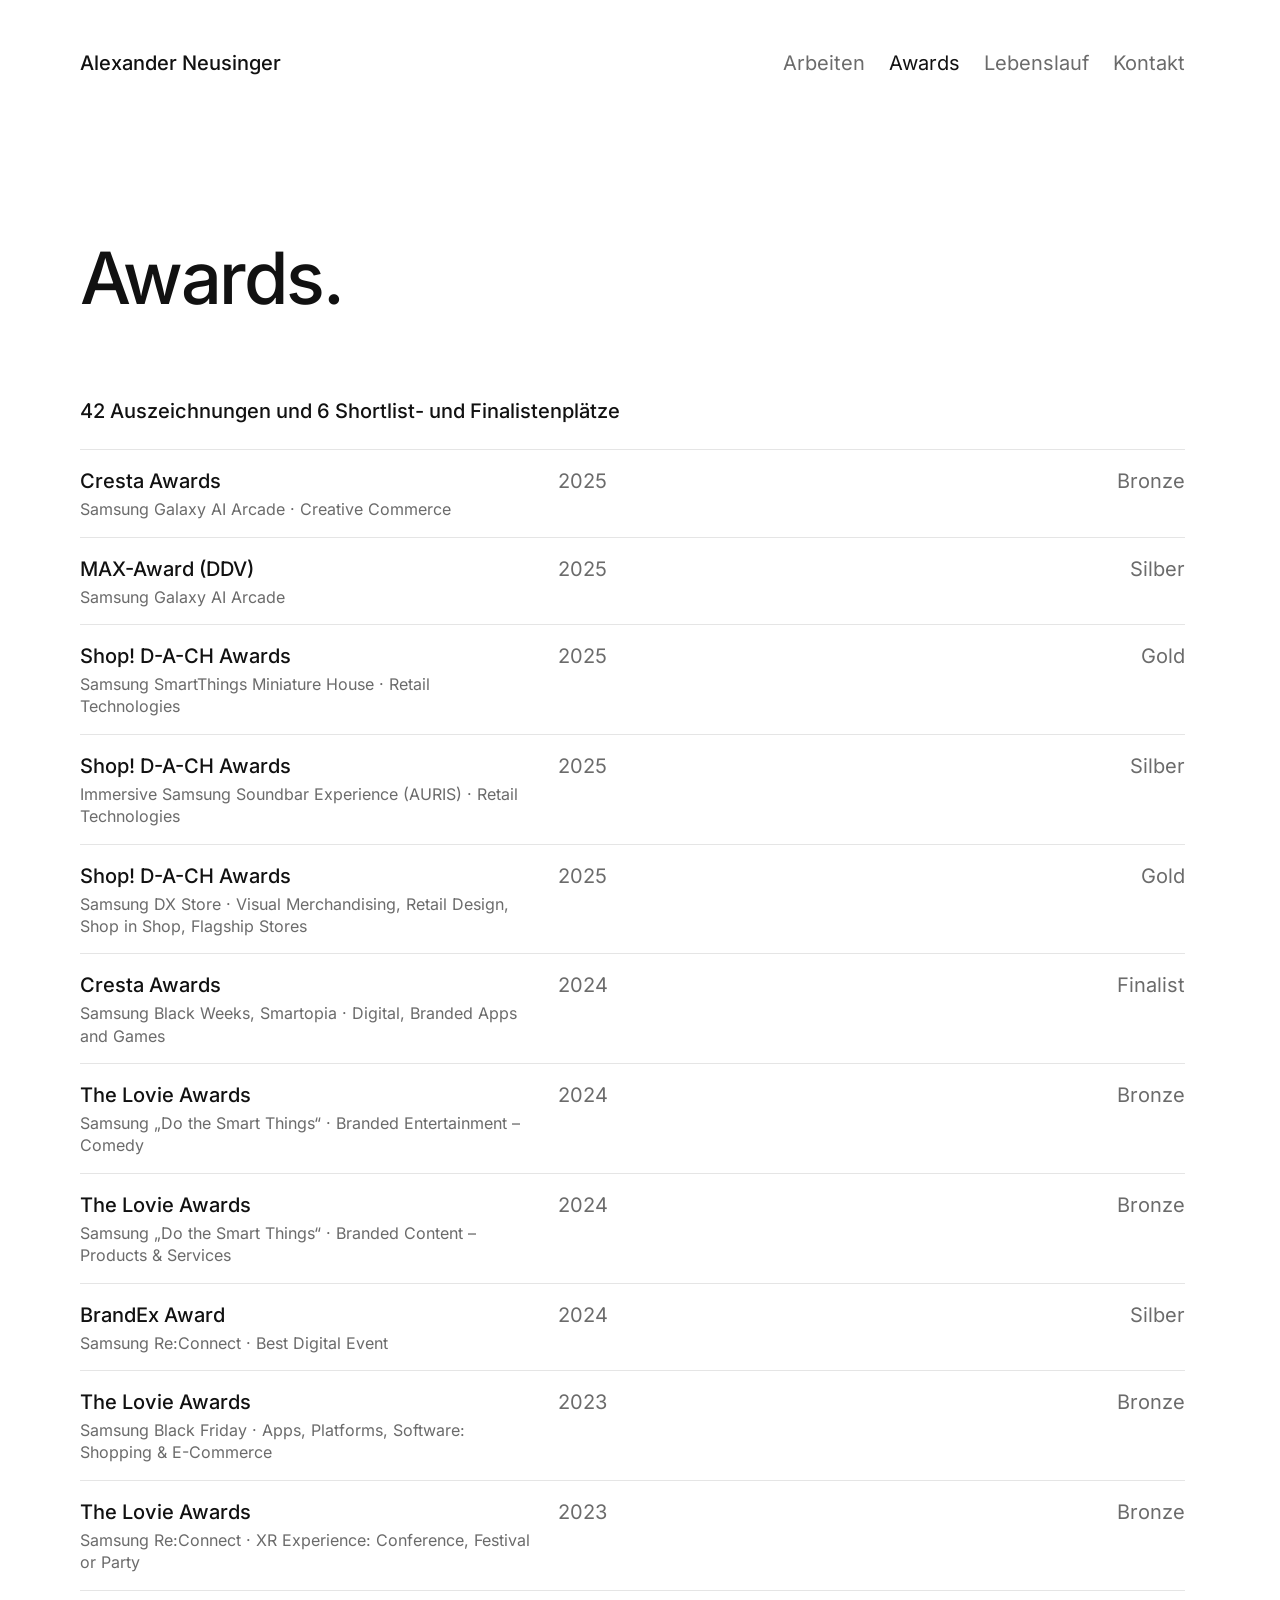
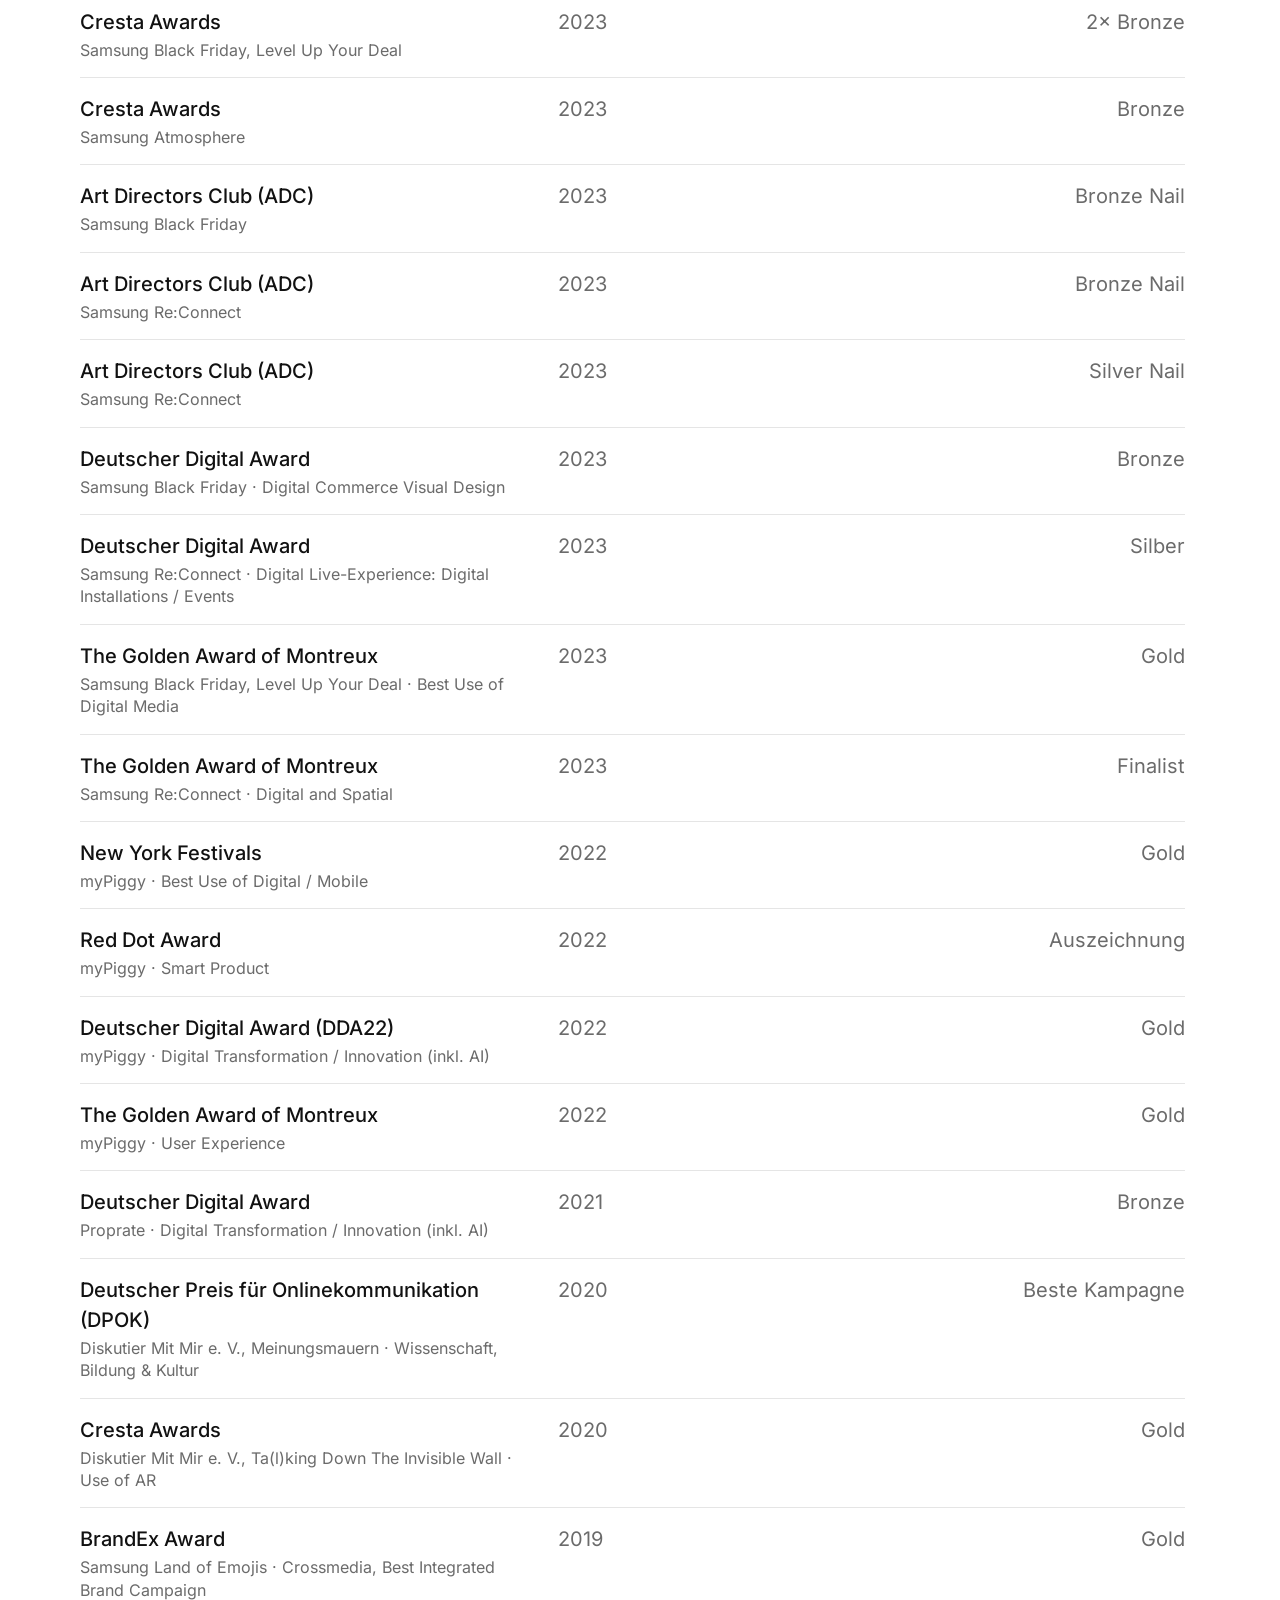
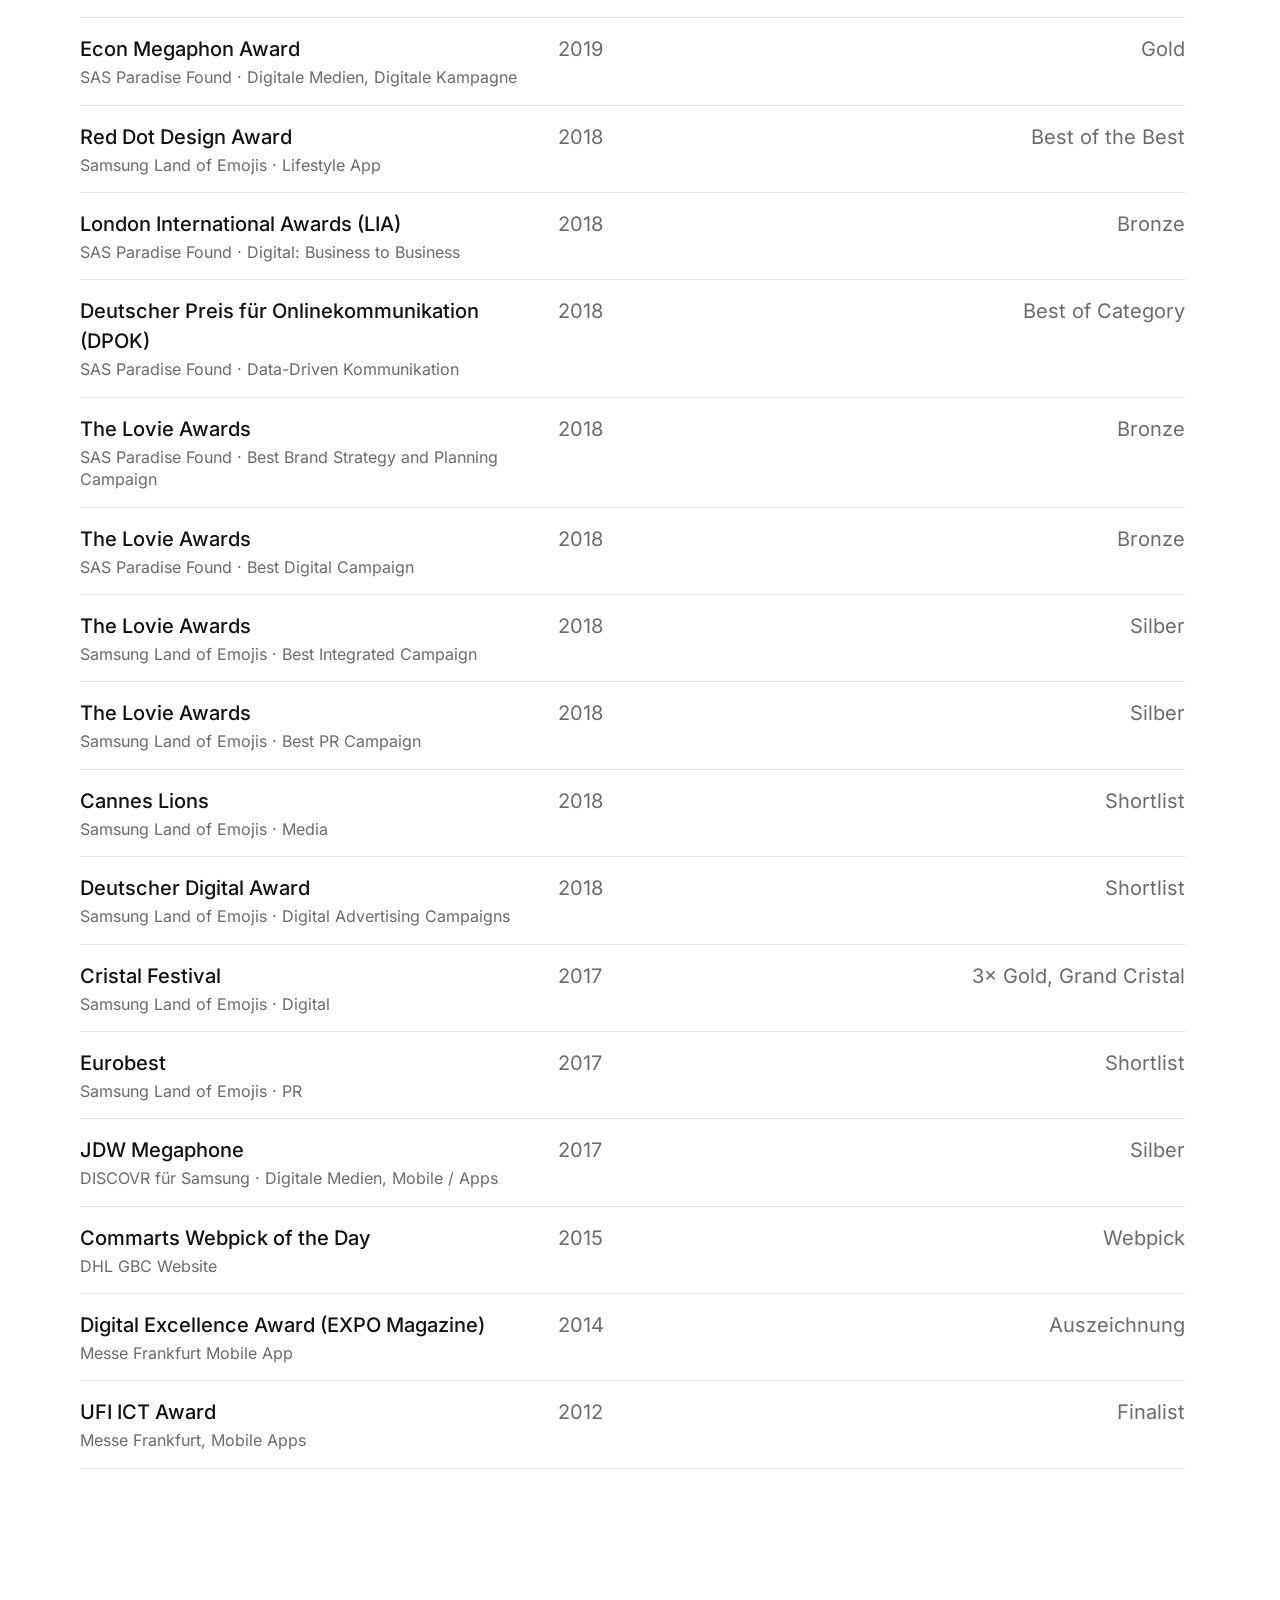
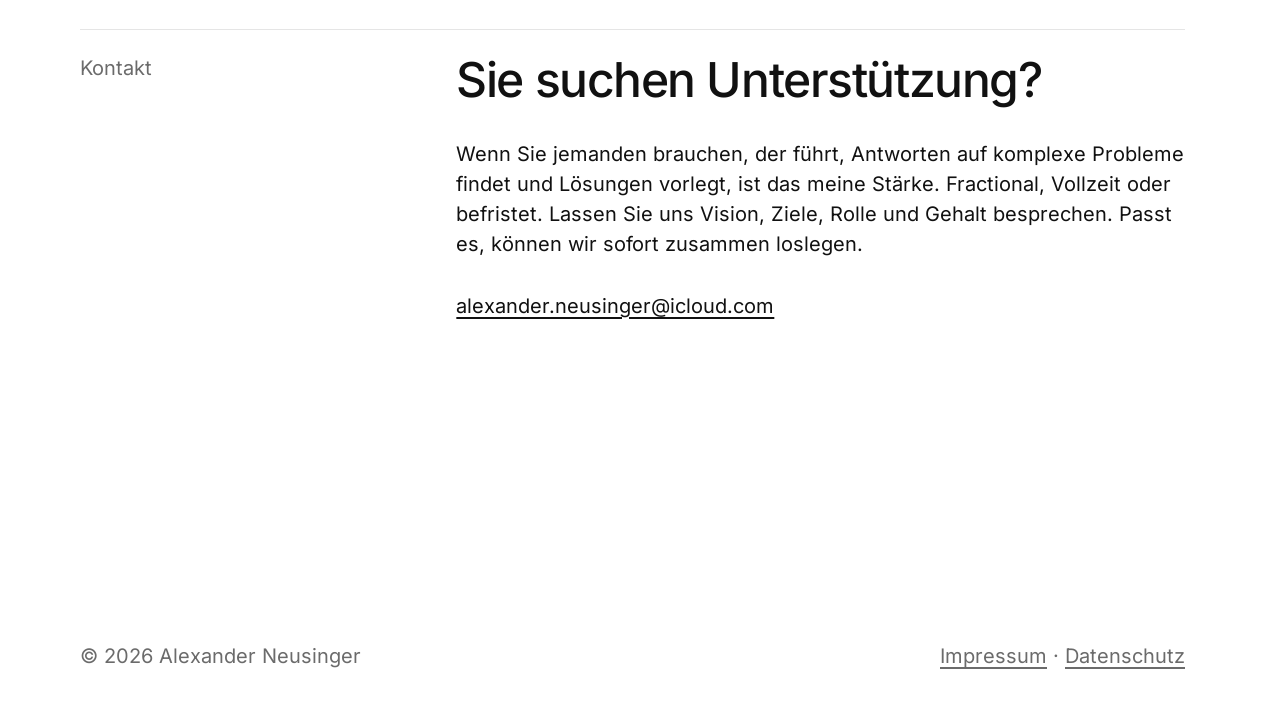
<file: awards.html>
<!DOCTYPE html>
<html lang="de">
<head>
<meta charset="utf-8">
<meta name="viewport" content="width=device-width, initial-scale=1">
<meta name="robots" content="index, follow, max-image-preview:large, max-snippet:-1, max-video-preview:-1">
<meta http-equiv="Content-Security-Policy" content="default-src 'none'; script-src 'self'; style-src 'self'; font-src 'self'; img-src 'self' data:; connect-src 'none'; form-action 'none'; base-uri 'none'; object-src 'none'; upgrade-insecure-requests">
<meta name="referrer" content="no-referrer">
<link rel="icon" href="data:,">
<meta name="description" content="42 Auszeichnungen und 6 Shortlist- und Finalistenplätze für digitale Projekte, darunter Red Dot Best of the Best, Grand Cristal, Cresta Gold und New York Festivals Gold.">
<title>Awards: Red Dot, Cristal Festival, Cresta, New York Festivals | Alexander Neusinger</title>
<link rel="canonical" href="https://www.sonoisy.de/awards">
<meta name="author" content="Alexander Neusinger">
<meta property="og:type" content="website">
<meta property="og:locale" content="de_DE">
<meta property="og:site_name" content="Alexander Neusinger">
<meta property="og:title" content="Awards: Red Dot, Cristal Festival, Cresta, New York Festivals | Alexander Neusinger">
<meta property="og:description" content="42 Auszeichnungen und 6 Shortlist- und Finalistenplätze für digitale Projekte, darunter Red Dot Best of the Best, Grand Cristal, Cresta Gold und New York Festivals Gold.">
<meta property="og:url" content="https://www.sonoisy.de/awards">
<meta name="twitter:card" content="summary">
<meta name="twitter:title" content="Awards: Red Dot, Cristal Festival, Cresta, New York Festivals | Alexander Neusinger">
<meta name="twitter:description" content="42 Auszeichnungen und 6 Shortlist- und Finalistenplätze für digitale Projekte, darunter Red Dot Best of the Best, Grand Cristal, Cresta Gold und New York Festivals Gold.">
<script type="application/ld+json">{"@context": "https://schema.org", "@graph": [{"@type": "Person", "@id": "https://www.sonoisy.de/#person", "name": "Alexander Neusinger", "jobTitle": "Customer Experience & Innovation Lead", "url": "https://www.sonoisy.de/", "description": "Customer Experience & Innovation Lead für digitale Produkte, Service Design und Transformation, mit 18 Jahren Erfahrung.", "address": {"@type": "PostalAddress", "addressLocality": "Kronberg im Taunus", "addressRegion": "Hessen", "addressCountry": "DE"}, "knowsAbout": ["Customer Experience Management", "End-to-End Customer Journey", "Digital Product Design", "UX-Strategie", "Service Design", "Service Blueprint", "Customer Journey Mapping", "Design Systems", "Digitale Transformation", "Innovationsmanagement", "Problemlösung an der Schnittstelle von Design, Technik und Business", "Stakeholder-Management", "Cross-funktionale Teamführung", "Generative KI", "KI-gestützter Designprozess", "KI-gestützte Workflows", "KI-gestütztes Prototyping", "Conversion-Optimierung", "Phygital Retail"], "award": ["Cresta Awards, Bronze 2025: Samsung Galaxy AI Arcade (Creative Commerce)", "MAX-Award (DDV), Silber 2025: Samsung Galaxy AI Arcade", "Shop! D-A-CH Awards, Gold 2025: Samsung SmartThings Miniature House (Retail Technologies)", "Shop! D-A-CH Awards, Silber 2025: Immersive Samsung Soundbar Experience (AURIS) (Retail Technologies)", "Shop! D-A-CH Awards, Gold 2025: Samsung DX Store (Visual Merchandising, Retail Design, Shop in Shop, Flagship Stores)", "The Lovie Awards, Bronze 2024: Samsung „Do the Smart Things“ (Branded Entertainment – Comedy)", "The Lovie Awards, Bronze 2024: Samsung „Do the Smart Things“ (Branded Content – Products & Services)", "BrandEx Award, Silber 2024: Samsung Re:Connect (Best Digital Event)", "The Lovie Awards, Bronze 2023: Samsung Black Friday (Apps, Platforms, Software: Shopping & E-Commerce)", "The Lovie Awards, Bronze 2023: Samsung Re:Connect (XR Experience: Conference, Festival or Party)", "Cresta Awards, 2× Bronze 2023: Samsung Black Friday, Level Up Your Deal", "Cresta Awards, Bronze 2023: Samsung Atmosphere", "Art Directors Club (ADC), Bronze Nail 2023: Samsung Black Friday", "Art Directors Club (ADC), Bronze Nail 2023: Samsung Re:Connect", "Art Directors Club (ADC), Silver Nail 2023: Samsung Re:Connect", "Deutscher Digital Award, Bronze 2023: Samsung Black Friday (Digital Commerce Visual Design)", "Deutscher Digital Award, Silber 2023: Samsung Re:Connect (Digital Live-Experience: Digital Installations / Events)", "The Golden Award of Montreux, Gold 2023: Samsung Black Friday, Level Up Your Deal (Best Use of Digital Media)", "New York Festivals, Gold 2022: myPiggy (Best Use of Digital / Mobile)", "Red Dot Award, Auszeichnung 2022: myPiggy (Smart Product)", "Deutscher Digital Award (DDA22), Gold 2022: myPiggy (Digital Transformation / Innovation (inkl. AI))", "The Golden Award of Montreux, Gold 2022: myPiggy (User Experience)", "Deutscher Digital Award, Bronze 2021: Proprate (Digital Transformation / Innovation (inkl. AI))", "Deutscher Preis für Onlinekommunikation (DPOK), Beste Kampagne 2020: Diskutier Mit Mir e. V., Meinungsmauern (Wissenschaft, Bildung & Kultur)", "Cresta Awards, Gold 2020: Diskutier Mit Mir e. V., Ta(l)king Down The Invisible Wall (Use of AR)", "BrandEx Award, Gold 2019: Samsung Land of Emojis (Crossmedia, Best Integrated Brand Campaign)", "Econ Megaphon Award, Gold 2019: SAS Paradise Found (Digitale Medien, Digitale Kampagne)", "Red Dot Design Award, Best of the Best 2018: Samsung Land of Emojis (Lifestyle App)", "London International Awards (LIA), Bronze 2018: SAS Paradise Found (Digital: Business to Business)", "Deutscher Preis für Onlinekommunikation (DPOK), Best of Category 2018: SAS Paradise Found (Data-Driven Kommunikation)", "The Lovie Awards, Bronze 2018: SAS Paradise Found (Best Brand Strategy and Planning Campaign)", "The Lovie Awards, Bronze 2018: SAS Paradise Found (Best Digital Campaign)", "The Lovie Awards, Silber 2018: Samsung Land of Emojis (Best Integrated Campaign)", "The Lovie Awards, Silber 2018: Samsung Land of Emojis (Best PR Campaign)", "Cristal Festival, 3× Gold, Grand Cristal 2017: Samsung Land of Emojis (Digital)", "JDW Megaphone, Silber 2017: DISCOVR für Samsung (Digitale Medien, Mobile / Apps)", "Commarts Webpick of the Day, Webpick 2015: DHL GBC Website", "Digital Excellence Award (EXPO Magazine), Auszeichnung 2014: Messe Frankfurt Mobile App"], "knowsLanguage": ["de", "en"]}, {"@type": "WebSite", "@id": "https://www.sonoisy.de/#website", "url": "https://www.sonoisy.de/", "name": "Alexander Neusinger", "inLanguage": "de", "publisher": {"@id": "https://www.sonoisy.de/#person"}}, {"@type": "WebPage", "@id": "https://www.sonoisy.de/awards#page", "url": "https://www.sonoisy.de/awards", "name": "Awards: Red Dot, Cristal Festival, Cresta, New York Festivals | Alexander Neusinger", "description": "42 Auszeichnungen und 6 Shortlist- und Finalistenplätze für digitale Projekte, darunter Red Dot Best of the Best, Grand Cristal, Cresta Gold und New York Festivals Gold.", "inLanguage": "de", "isPartOf": {"@id": "https://www.sonoisy.de/#website"}, "about": {"@id": "https://www.sonoisy.de/#person"}, "dateModified": "2026-11-26"}]}</script>
<link rel="preload" href="fonts/inter-latin-wght-normal.woff2" as="font" type="font/woff2" crossorigin>
<link rel="stylesheet" href="assets/style.css?v=905b2801">
</head>
<body>
<div class="page">
  <header class="top">
    <a class="name" href="/">Alexander Neusinger</a>
    <nav aria-label="Hauptnavigation"><a href="/">Arbeiten</a><a href="/awards" aria-current="page">Awards</a><a href="/lebenslauf">Lebenslauf</a><a href="mailto:alexander.neusinger@icloud.com">Kontakt</a></nav>
  </header>

  <main id="top">
    <section class="hero"><h1>Awards.</h1></section>

    <section class="awl" aria-labelledby="awh">
      <h2 class="awh" id="awh">42 Auszeichnungen und 6 Shortlist- und Finalistenplätze</h2>
      <ul class="aw-list">
        <li class="aw"><span class="aw-t aw-n"><span>Cresta Awards</span><span class="aw-o">Samsung Galaxy AI Arcade · Creative Commerce</span></span><span class="aw-y">2025</span><span class="aw-r">Bronze</span></li><li class="aw"><span class="aw-t aw-n"><span>MAX-Award (DDV)</span><span class="aw-o">Samsung Galaxy AI Arcade</span></span><span class="aw-y">2025</span><span class="aw-r">Silber</span></li><li class="aw"><span class="aw-t aw-n"><span>Shop! D-A-CH Awards</span><span class="aw-o">Samsung SmartThings Miniature House · Retail Technologies</span></span><span class="aw-y">2025</span><span class="aw-r">Gold</span></li><li class="aw"><span class="aw-t aw-n"><span>Shop! D-A-CH Awards</span><span class="aw-o">Immersive Samsung Soundbar Experience (AURIS) · Retail Technologies</span></span><span class="aw-y">2025</span><span class="aw-r">Silber</span></li><li class="aw"><span class="aw-t aw-n"><span>Shop! D-A-CH Awards</span><span class="aw-o">Samsung DX Store · Visual Merchandising, Retail Design, Shop in Shop, Flagship Stores</span></span><span class="aw-y">2025</span><span class="aw-r">Gold</span></li><li class="aw"><span class="aw-t aw-n"><span>Cresta Awards</span><span class="aw-o">Samsung Black Weeks, Smartopia · Digital, Branded Apps and Games</span></span><span class="aw-y">2024</span><span class="aw-r">Finalist</span></li><li class="aw"><span class="aw-t aw-n"><span>The Lovie Awards</span><span class="aw-o">Samsung „Do the Smart Things“ · Branded Entertainment – Comedy</span></span><span class="aw-y">2024</span><span class="aw-r">Bronze</span></li><li class="aw"><span class="aw-t aw-n"><span>The Lovie Awards</span><span class="aw-o">Samsung „Do the Smart Things“ · Branded Content – Products & Services</span></span><span class="aw-y">2024</span><span class="aw-r">Bronze</span></li><li class="aw"><span class="aw-t aw-n"><span>BrandEx Award</span><span class="aw-o">Samsung Re:Connect · Best Digital Event</span></span><span class="aw-y">2024</span><span class="aw-r">Silber</span></li><li class="aw"><span class="aw-t aw-n"><span>The Lovie Awards</span><span class="aw-o">Samsung Black Friday · Apps, Platforms, Software: Shopping & E-Commerce</span></span><span class="aw-y">2023</span><span class="aw-r">Bronze</span></li><li class="aw"><span class="aw-t aw-n"><span>The Lovie Awards</span><span class="aw-o">Samsung Re:Connect · XR Experience: Conference, Festival or Party</span></span><span class="aw-y">2023</span><span class="aw-r">Bronze</span></li><li class="aw"><span class="aw-t aw-n"><span>Cresta Awards</span><span class="aw-o">Samsung Black Friday, Level Up Your Deal</span></span><span class="aw-y">2023</span><span class="aw-r">2× Bronze</span></li><li class="aw"><span class="aw-t aw-n"><span>Cresta Awards</span><span class="aw-o">Samsung Atmosphere</span></span><span class="aw-y">2023</span><span class="aw-r">Bronze</span></li><li class="aw"><span class="aw-t aw-n"><span>Art Directors Club (ADC)</span><span class="aw-o">Samsung Black Friday</span></span><span class="aw-y">2023</span><span class="aw-r">Bronze Nail</span></li><li class="aw"><span class="aw-t aw-n"><span>Art Directors Club (ADC)</span><span class="aw-o">Samsung Re:Connect</span></span><span class="aw-y">2023</span><span class="aw-r">Bronze Nail</span></li><li class="aw"><span class="aw-t aw-n"><span>Art Directors Club (ADC)</span><span class="aw-o">Samsung Re:Connect</span></span><span class="aw-y">2023</span><span class="aw-r">Silver Nail</span></li><li class="aw"><span class="aw-t aw-n"><span>Deutscher Digital Award</span><span class="aw-o">Samsung Black Friday · Digital Commerce Visual Design</span></span><span class="aw-y">2023</span><span class="aw-r">Bronze</span></li><li class="aw"><span class="aw-t aw-n"><span>Deutscher Digital Award</span><span class="aw-o">Samsung Re:Connect · Digital Live-Experience: Digital Installations / Events</span></span><span class="aw-y">2023</span><span class="aw-r">Silber</span></li><li class="aw"><span class="aw-t aw-n"><span>The Golden Award of Montreux</span><span class="aw-o">Samsung Black Friday, Level Up Your Deal · Best Use of Digital Media</span></span><span class="aw-y">2023</span><span class="aw-r">Gold</span></li><li class="aw"><span class="aw-t aw-n"><span>The Golden Award of Montreux</span><span class="aw-o">Samsung Re:Connect · Digital and Spatial</span></span><span class="aw-y">2023</span><span class="aw-r">Finalist</span></li><li class="aw"><span class="aw-t aw-n"><span>New York Festivals</span><span class="aw-o">myPiggy · Best Use of Digital / Mobile</span></span><span class="aw-y">2022</span><span class="aw-r">Gold</span></li><li class="aw"><span class="aw-t aw-n"><span>Red Dot Award</span><span class="aw-o">myPiggy · Smart Product</span></span><span class="aw-y">2022</span><span class="aw-r">Auszeichnung</span></li><li class="aw"><span class="aw-t aw-n"><span>Deutscher Digital Award (DDA22)</span><span class="aw-o">myPiggy · Digital Transformation / Innovation (inkl. AI)</span></span><span class="aw-y">2022</span><span class="aw-r">Gold</span></li><li class="aw"><span class="aw-t aw-n"><span>The Golden Award of Montreux</span><span class="aw-o">myPiggy · User Experience</span></span><span class="aw-y">2022</span><span class="aw-r">Gold</span></li><li class="aw"><span class="aw-t aw-n"><span>Deutscher Digital Award</span><span class="aw-o">Proprate · Digital Transformation / Innovation (inkl. AI)</span></span><span class="aw-y">2021</span><span class="aw-r">Bronze</span></li><li class="aw"><span class="aw-t aw-n"><span>Deutscher Preis für Onlinekommunikation (DPOK)</span><span class="aw-o">Diskutier Mit Mir e. V., Meinungsmauern · Wissenschaft, Bildung & Kultur</span></span><span class="aw-y">2020</span><span class="aw-r">Beste Kampagne</span></li><li class="aw"><span class="aw-t aw-n"><span>Cresta Awards</span><span class="aw-o">Diskutier Mit Mir e. V., Ta(l)king Down The Invisible Wall · Use of AR</span></span><span class="aw-y">2020</span><span class="aw-r">Gold</span></li><li class="aw"><span class="aw-t aw-n"><span>BrandEx Award</span><span class="aw-o">Samsung Land of Emojis · Crossmedia, Best Integrated Brand Campaign</span></span><span class="aw-y">2019</span><span class="aw-r">Gold</span></li><li class="aw"><span class="aw-t aw-n"><span>Econ Megaphon Award</span><span class="aw-o">SAS Paradise Found · Digitale Medien, Digitale Kampagne</span></span><span class="aw-y">2019</span><span class="aw-r">Gold</span></li><li class="aw"><span class="aw-t aw-n"><span>Red Dot Design Award</span><span class="aw-o">Samsung Land of Emojis · Lifestyle App</span></span><span class="aw-y">2018</span><span class="aw-r">Best of the Best</span></li><li class="aw"><span class="aw-t aw-n"><span>London International Awards (LIA)</span><span class="aw-o">SAS Paradise Found · Digital: Business to Business</span></span><span class="aw-y">2018</span><span class="aw-r">Bronze</span></li><li class="aw"><span class="aw-t aw-n"><span>Deutscher Preis für Onlinekommunikation (DPOK)</span><span class="aw-o">SAS Paradise Found · Data-Driven Kommunikation</span></span><span class="aw-y">2018</span><span class="aw-r">Best of Category</span></li><li class="aw"><span class="aw-t aw-n"><span>The Lovie Awards</span><span class="aw-o">SAS Paradise Found · Best Brand Strategy and Planning Campaign</span></span><span class="aw-y">2018</span><span class="aw-r">Bronze</span></li><li class="aw"><span class="aw-t aw-n"><span>The Lovie Awards</span><span class="aw-o">SAS Paradise Found · Best Digital Campaign</span></span><span class="aw-y">2018</span><span class="aw-r">Bronze</span></li><li class="aw"><span class="aw-t aw-n"><span>The Lovie Awards</span><span class="aw-o">Samsung Land of Emojis · Best Integrated Campaign</span></span><span class="aw-y">2018</span><span class="aw-r">Silber</span></li><li class="aw"><span class="aw-t aw-n"><span>The Lovie Awards</span><span class="aw-o">Samsung Land of Emojis · Best PR Campaign</span></span><span class="aw-y">2018</span><span class="aw-r">Silber</span></li><li class="aw"><span class="aw-t aw-n"><span>Cannes Lions</span><span class="aw-o">Samsung Land of Emojis · Media</span></span><span class="aw-y">2018</span><span class="aw-r">Shortlist</span></li><li class="aw"><span class="aw-t aw-n"><span>Deutscher Digital Award</span><span class="aw-o">Samsung Land of Emojis · Digital Advertising Campaigns</span></span><span class="aw-y">2018</span><span class="aw-r">Shortlist</span></li><li class="aw"><span class="aw-t aw-n"><span>Cristal Festival</span><span class="aw-o">Samsung Land of Emojis · Digital</span></span><span class="aw-y">2017</span><span class="aw-r">3× Gold, Grand Cristal</span></li><li class="aw"><span class="aw-t aw-n"><span>Eurobest</span><span class="aw-o">Samsung Land of Emojis · PR</span></span><span class="aw-y">2017</span><span class="aw-r">Shortlist</span></li><li class="aw"><span class="aw-t aw-n"><span>JDW Megaphone</span><span class="aw-o">DISCOVR für Samsung · Digitale Medien, Mobile / Apps</span></span><span class="aw-y">2017</span><span class="aw-r">Silber</span></li><li class="aw"><span class="aw-t aw-n"><span>Commarts Webpick of the Day</span><span class="aw-o">DHL GBC Website</span></span><span class="aw-y">2015</span><span class="aw-r">Webpick</span></li><li class="aw"><span class="aw-t aw-n"><span>Digital Excellence Award (EXPO Magazine)</span><span class="aw-o">Messe Frankfurt Mobile App</span></span><span class="aw-y">2014</span><span class="aw-r">Auszeichnung</span></li><li class="aw"><span class="aw-t aw-n"><span>UFI ICT Award</span><span class="aw-o">Messe Frankfurt, Mobile Apps</span></span><span class="aw-y">2012</span><span class="aw-r">Finalist</span></li>
      </ul>
    </section>

    <section class="block contact" id="kontakt">
      <div class="label">Kontakt</div>
      <div class="main"><div class="stack">
        <h2>Sie suchen Unterstützung?</h2>
        <p>Wenn Sie jemanden brauchen, der führt, Antworten auf komplexe Probleme findet und Lösungen vorlegt, ist das meine Stärke. Fractional, Vollzeit oder befristet. Lassen Sie uns Vision, Ziele, Rolle und Gehalt besprechen. Passt es, können wir sofort zusammen loslegen.</p>
        <p><a class="mail" id="mail" href="mailto:alexander.neusinger@icloud.com">alexander.neusinger@icloud.com</a></p>
      </div></div>
    </section>
  </main>

  <footer class="foot">
    <span>© 2026 Alexander Neusinger</span>
    <span><a href="/impressum">Impressum</a> · <a href="/datenschutz">Datenschutz</a></span>
  </footer>
</div>
<script src="assets/site.js?v=12b27eec"></script>
</body>
</html>
</file>
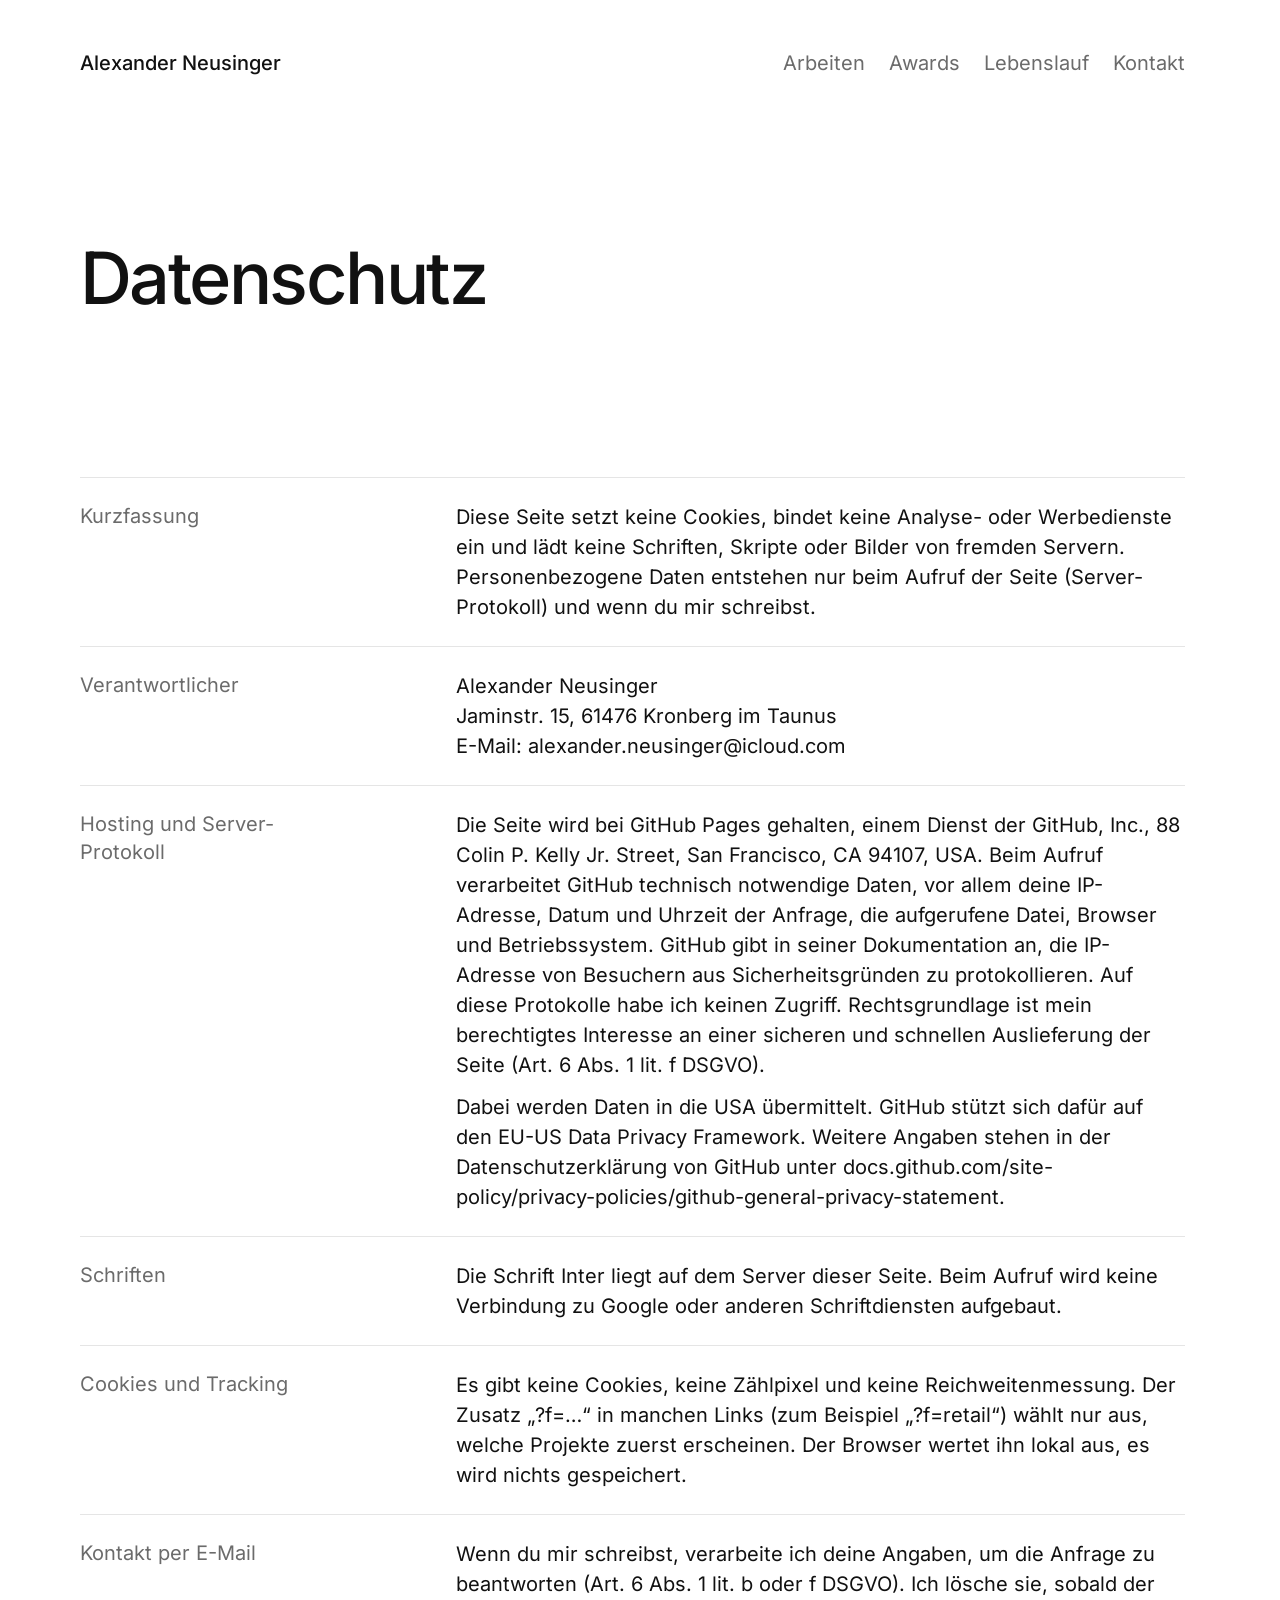
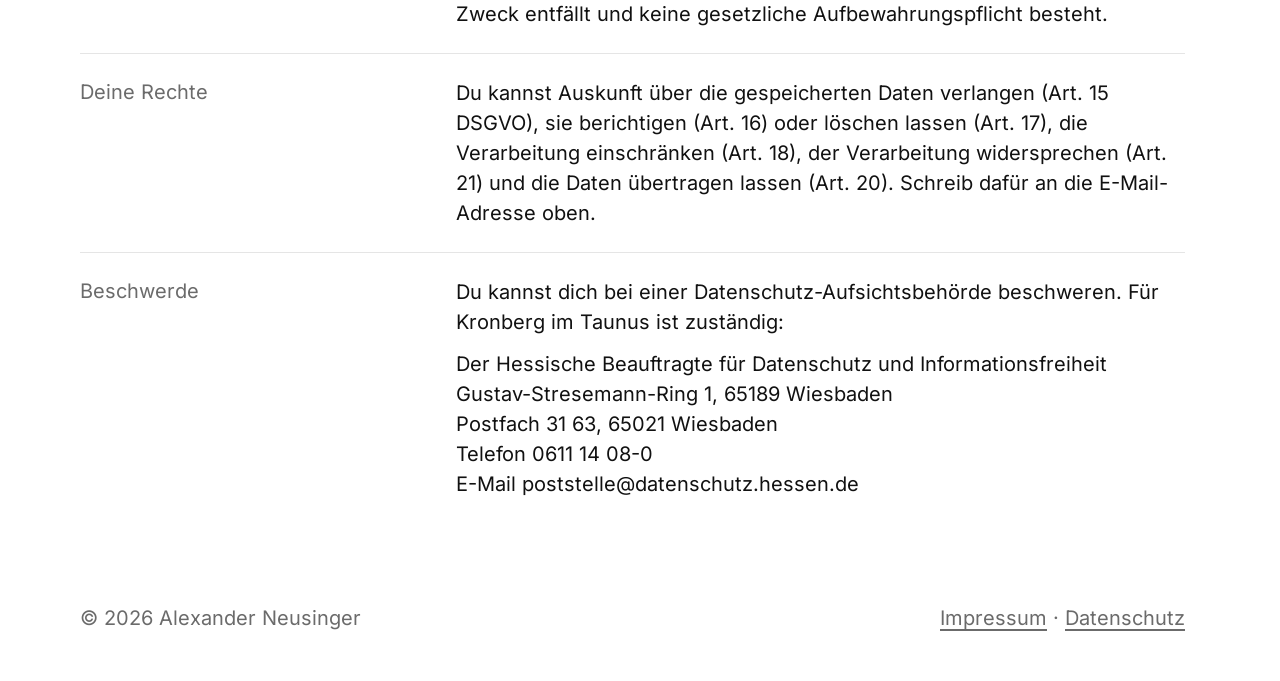
<file: datenschutz.html>
<!DOCTYPE html>
<html lang="de">
<head>
<meta charset="utf-8">
<meta name="viewport" content="width=device-width, initial-scale=1">
<meta name="robots" content="noindex, follow">
<meta http-equiv="Content-Security-Policy" content="default-src 'none'; script-src 'self'; style-src 'self'; font-src 'self'; img-src 'self' data:; connect-src 'none'; form-action 'none'; base-uri 'none'; object-src 'none'; upgrade-insecure-requests">
<meta name="referrer" content="no-referrer">
<link rel="icon" href="data:,">
<meta name="description" content="Datenschutzerklärung: keine Cookies, keine Analyse, keine Drittanbieter.">
<title>Datenschutz | Alexander Neusinger</title>
<link rel="canonical" href="https://www.sonoisy.de/datenschutz">
<meta name="author" content="Alexander Neusinger">
<link rel="preload" href="fonts/inter-latin-wght-normal.woff2" as="font" type="font/woff2" crossorigin>
<link rel="stylesheet" href="assets/style.css?v=905b2801">
</head>
<body>
<div class="page">
  <header class="top">
    <a class="name" href="/">Alexander Neusinger</a>
    <nav aria-label="Hauptnavigation"><a href="/">Arbeiten</a><a href="/awards">Awards</a><a href="/lebenslauf">Lebenslauf</a><a href="mailto:alexander.neusinger@icloud.com">Kontakt</a></nav>
  </header>

  <main id="top">
    <section class="hero"><h1>Datenschutz</h1></section>

    <section class="legal">
    <div class="block row">
      <div class="label">Kurzfassung</div>
      <div class="main"><div class="stack"><p>Diese Seite setzt keine Cookies, bindet keine Analyse- oder Werbedienste ein und lädt keine Schriften, Skripte oder Bilder von fremden Servern. Personenbezogene Daten entstehen nur beim Aufruf der Seite (Server-Protokoll) und wenn du mir schreibst.</p></div></div>
    </div>
    <div class="block row">
      <div class="label">Verantwortlicher</div>
      <div class="main"><div class="stack"><p>Alexander Neusinger<br>Jaminstr. 15, 61476 Kronberg im Taunus<br>E-Mail: alexander.neusinger@icloud.com</p></div></div>
    </div>
    <div class="block row">
      <div class="label">Hosting und Server-Protokoll</div>
      <div class="main"><div class="stack"><p>Die Seite wird bei GitHub Pages gehalten, einem Dienst der GitHub, Inc., 88 Colin P. Kelly Jr. Street, San Francisco, CA 94107, USA. Beim Aufruf verarbeitet GitHub technisch notwendige Daten, vor allem deine IP-Adresse, Datum und Uhrzeit der Anfrage, die aufgerufene Datei, Browser und Betriebssystem. GitHub gibt in seiner Dokumentation an, die IP-Adresse von Besuchern aus Sicherheitsgründen zu protokollieren. Auf diese Protokolle habe ich keinen Zugriff. Rechtsgrundlage ist mein berechtigtes Interesse an einer sicheren und schnellen Auslieferung der Seite (Art. 6 Abs. 1 lit. f DSGVO).</p><p>Dabei werden Daten in die USA übermittelt. GitHub stützt sich dafür auf den EU-US Data Privacy Framework. Weitere Angaben stehen in der Datenschutzerklärung von GitHub unter docs.github.com/site-policy/privacy-policies/github-general-privacy-statement.</p></div></div>
    </div>
    <div class="block row">
      <div class="label">Schriften</div>
      <div class="main"><div class="stack"><p>Die Schrift Inter liegt auf dem Server dieser Seite. Beim Aufruf wird keine Verbindung zu Google oder anderen Schriftdiensten aufgebaut.</p></div></div>
    </div>
    <div class="block row">
      <div class="label">Cookies und Tracking</div>
      <div class="main"><div class="stack"><p>Es gibt keine Cookies, keine Zählpixel und keine Reichweitenmessung. Der Zusatz „?f=…“ in manchen Links (zum Beispiel „?f=retail“) wählt nur aus, welche Projekte zuerst erscheinen. Der Browser wertet ihn lokal aus, es wird nichts gespeichert.</p></div></div>
    </div>
    <div class="block row">
      <div class="label">Kontakt per E-Mail</div>
      <div class="main"><div class="stack"><p>Wenn du mir schreibst, verarbeite ich deine Angaben, um die Anfrage zu beantworten (Art. 6 Abs. 1 lit. b oder f DSGVO). Ich lösche sie, sobald der Zweck entfällt und keine gesetzliche Aufbewahrungspflicht besteht.</p></div></div>
    </div>
    <div class="block row">
      <div class="label">Deine Rechte</div>
      <div class="main"><div class="stack"><p>Du kannst Auskunft über die gespeicherten Daten verlangen (Art. 15 DSGVO), sie berichtigen (Art. 16) oder löschen lassen (Art. 17), die Verarbeitung einschränken (Art. 18), der Verarbeitung widersprechen (Art. 21) und die Daten übertragen lassen (Art. 20). Schreib dafür an die E-Mail-Adresse oben.</p></div></div>
    </div>
    <div class="block row">
      <div class="label">Beschwerde</div>
      <div class="main"><div class="stack"><p>Du kannst dich bei einer Datenschutz-Aufsichtsbehörde beschweren. Für Kronberg im Taunus ist zuständig:</p><p>Der Hessische Beauftragte für Datenschutz und Informationsfreiheit<br>Gustav-Stresemann-Ring 1, 65189 Wiesbaden<br>Postfach 31 63, 65021 Wiesbaden<br>Telefon 0611 14 08-0<br>E-Mail poststelle@datenschutz.hessen.de</p></div></div>
    </div>
    </section>
  </main>

  <footer class="foot">
    <span>© 2026 Alexander Neusinger</span>
    <span><a href="/impressum">Impressum</a> · <a href="/datenschutz">Datenschutz</a></span>
  </footer>
</div>
<script src="assets/site.js?v=12b27eec"></script>
</body>
</html>
</file>
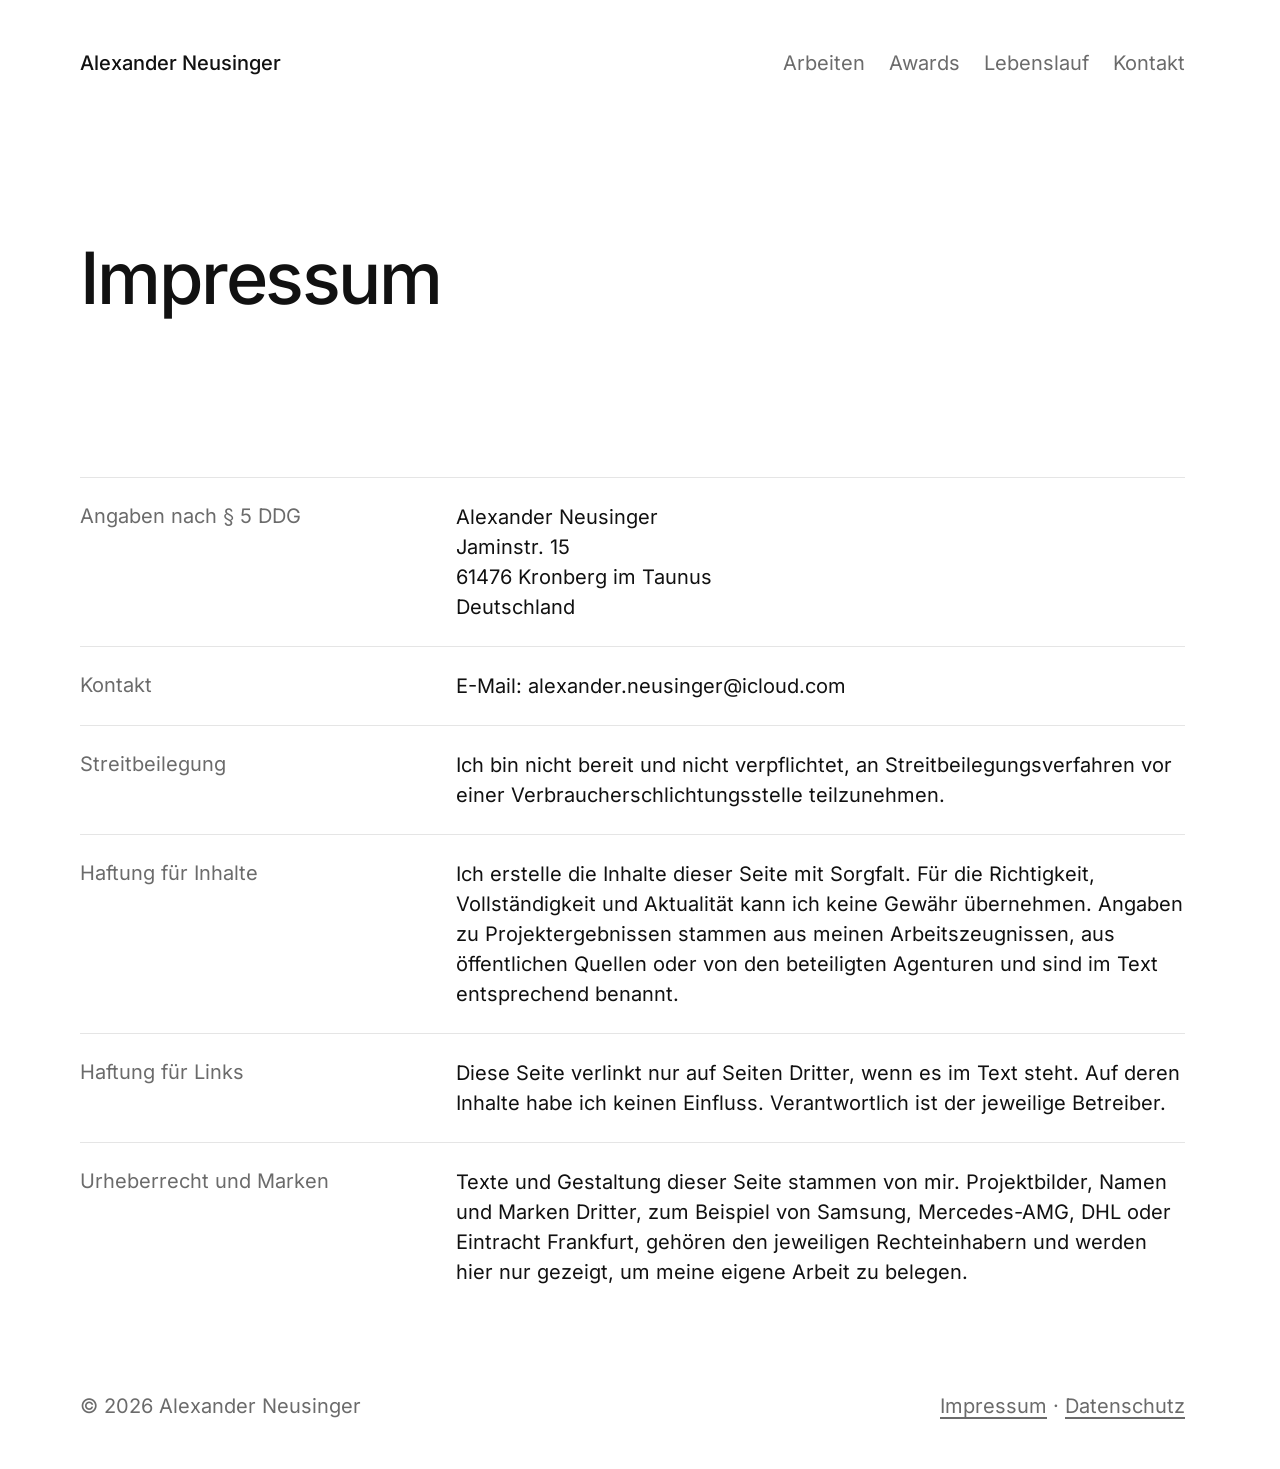
<file: impressum.html>
<!DOCTYPE html>
<html lang="de">
<head>
<meta charset="utf-8">
<meta name="viewport" content="width=device-width, initial-scale=1">
<meta name="robots" content="noindex, follow">
<meta http-equiv="Content-Security-Policy" content="default-src 'none'; script-src 'self'; style-src 'self'; font-src 'self'; img-src 'self' data:; connect-src 'none'; form-action 'none'; base-uri 'none'; object-src 'none'; upgrade-insecure-requests">
<meta name="referrer" content="no-referrer">
<link rel="icon" href="data:,">
<meta name="description" content="Impressum von Alexander Neusinger.">
<title>Impressum | Alexander Neusinger</title>
<link rel="canonical" href="https://www.sonoisy.de/impressum">
<meta name="author" content="Alexander Neusinger">
<link rel="preload" href="fonts/inter-latin-wght-normal.woff2" as="font" type="font/woff2" crossorigin>
<link rel="stylesheet" href="assets/style.css?v=905b2801">
</head>
<body>
<div class="page">
  <header class="top">
    <a class="name" href="/">Alexander Neusinger</a>
    <nav aria-label="Hauptnavigation"><a href="/">Arbeiten</a><a href="/awards">Awards</a><a href="/lebenslauf">Lebenslauf</a><a href="mailto:alexander.neusinger@icloud.com">Kontakt</a></nav>
  </header>

  <main id="top">
    <section class="hero"><h1>Impressum</h1></section>

    <section class="legal">
    <div class="block row">
      <div class="label">Angaben nach § 5 DDG</div>
      <div class="main"><div class="stack"><p>Alexander Neusinger<br>Jaminstr. 15<br>61476 Kronberg im Taunus<br>Deutschland</p></div></div>
    </div>
    <div class="block row">
      <div class="label">Kontakt</div>
      <div class="main"><div class="stack"><p>E-Mail: alexander.neusinger@icloud.com</p></div></div>
    </div>
    <div class="block row">
      <div class="label">Streitbeilegung</div>
      <div class="main"><div class="stack"><p>Ich bin nicht bereit und nicht verpflichtet, an Streitbeilegungsverfahren vor einer Verbraucherschlichtungsstelle teilzunehmen.</p></div></div>
    </div>
    <div class="block row">
      <div class="label">Haftung für Inhalte</div>
      <div class="main"><div class="stack"><p>Ich erstelle die Inhalte dieser Seite mit Sorgfalt. Für die Richtigkeit, Vollständigkeit und Aktualität kann ich keine Gewähr übernehmen. Angaben zu Projektergebnissen stammen aus meinen Arbeitszeugnissen, aus öffentlichen Quellen oder von den beteiligten Agenturen und sind im Text entsprechend benannt.</p></div></div>
    </div>
    <div class="block row">
      <div class="label">Haftung für Links</div>
      <div class="main"><div class="stack"><p>Diese Seite verlinkt nur auf Seiten Dritter, wenn es im Text steht. Auf deren Inhalte habe ich keinen Einfluss. Verantwortlich ist der jeweilige Betreiber.</p></div></div>
    </div>
    <div class="block row">
      <div class="label">Urheberrecht und Marken</div>
      <div class="main"><div class="stack"><p>Texte und Gestaltung dieser Seite stammen von mir. Projektbilder, Namen und Marken Dritter, zum Beispiel von Samsung, Mercedes-AMG, DHL oder Eintracht Frankfurt, gehören den jeweiligen Rechteinhabern und werden hier nur gezeigt, um meine eigene Arbeit zu belegen.</p></div></div>
    </div>
    </section>
  </main>

  <footer class="foot">
    <span>© 2026 Alexander Neusinger</span>
    <span><a href="/impressum">Impressum</a> · <a href="/datenschutz">Datenschutz</a></span>
  </footer>
</div>
<script src="assets/site.js?v=12b27eec"></script>
</body>
</html>
</file>
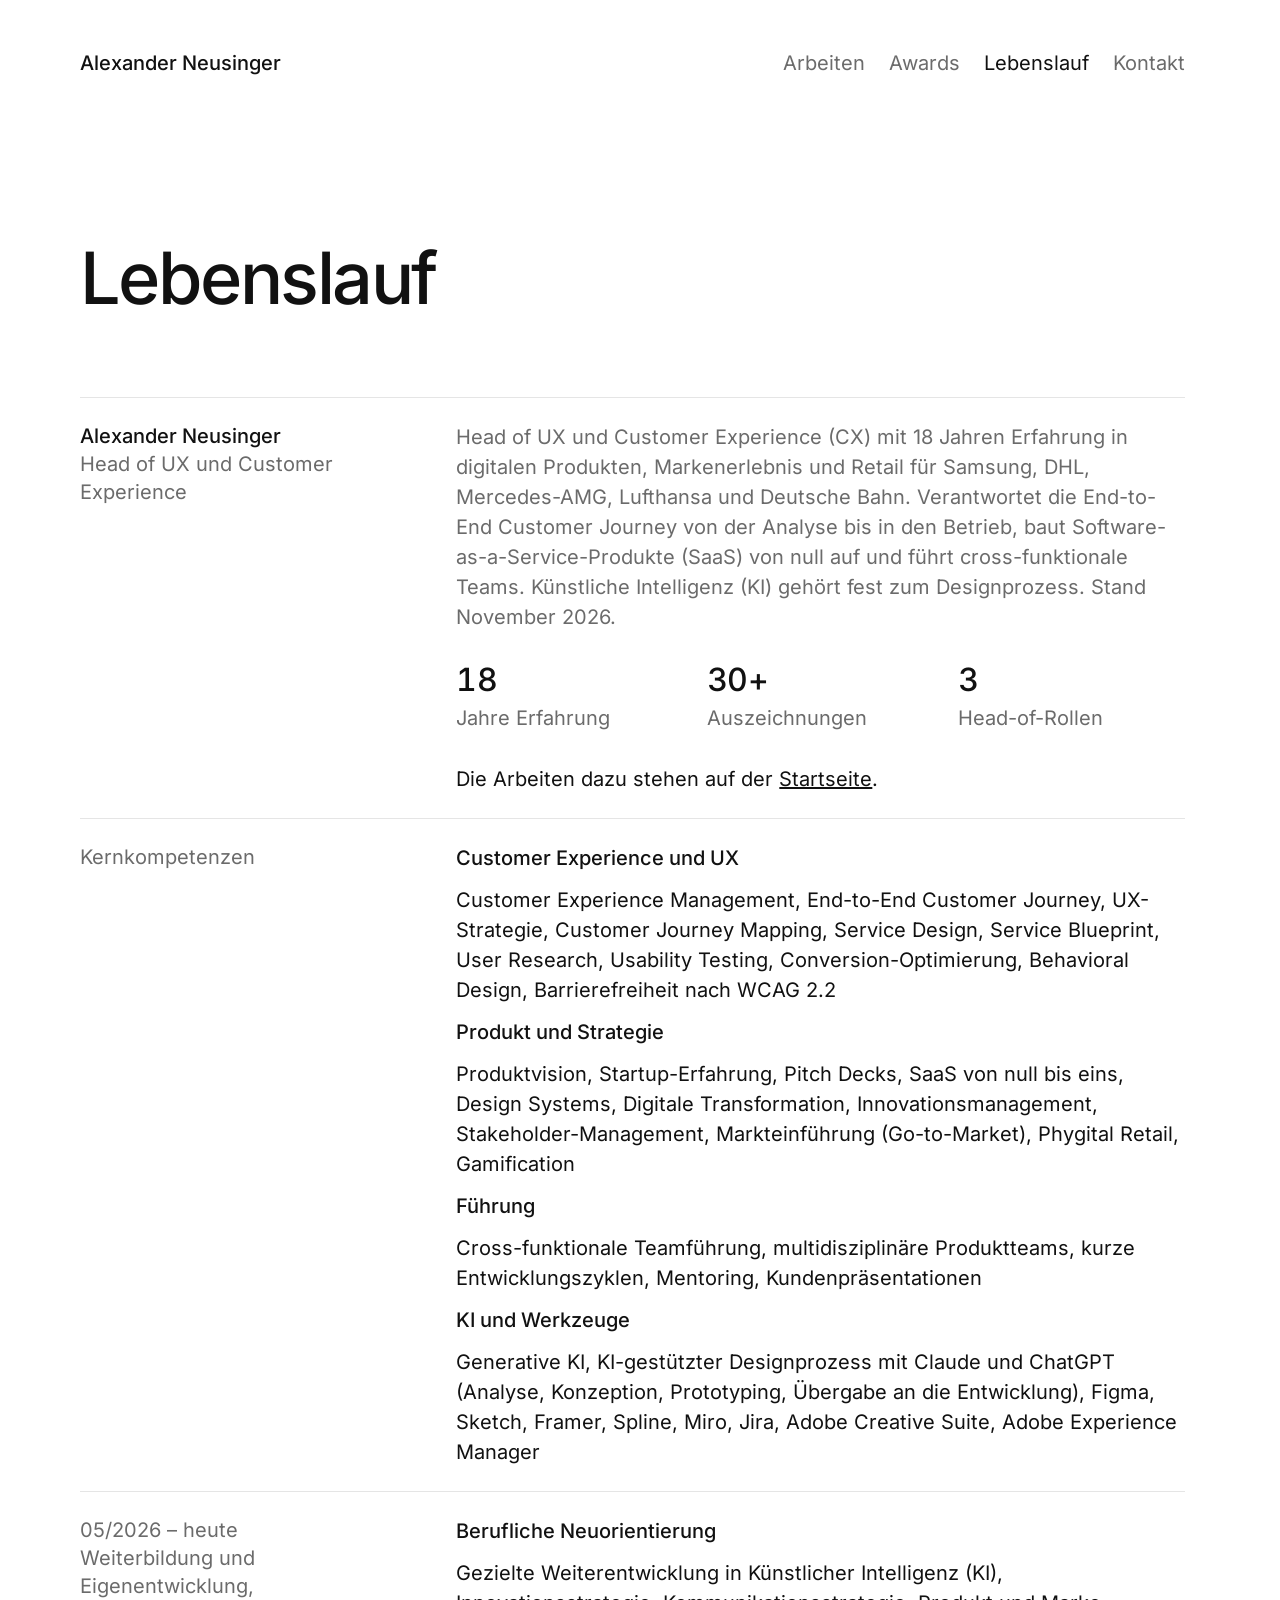
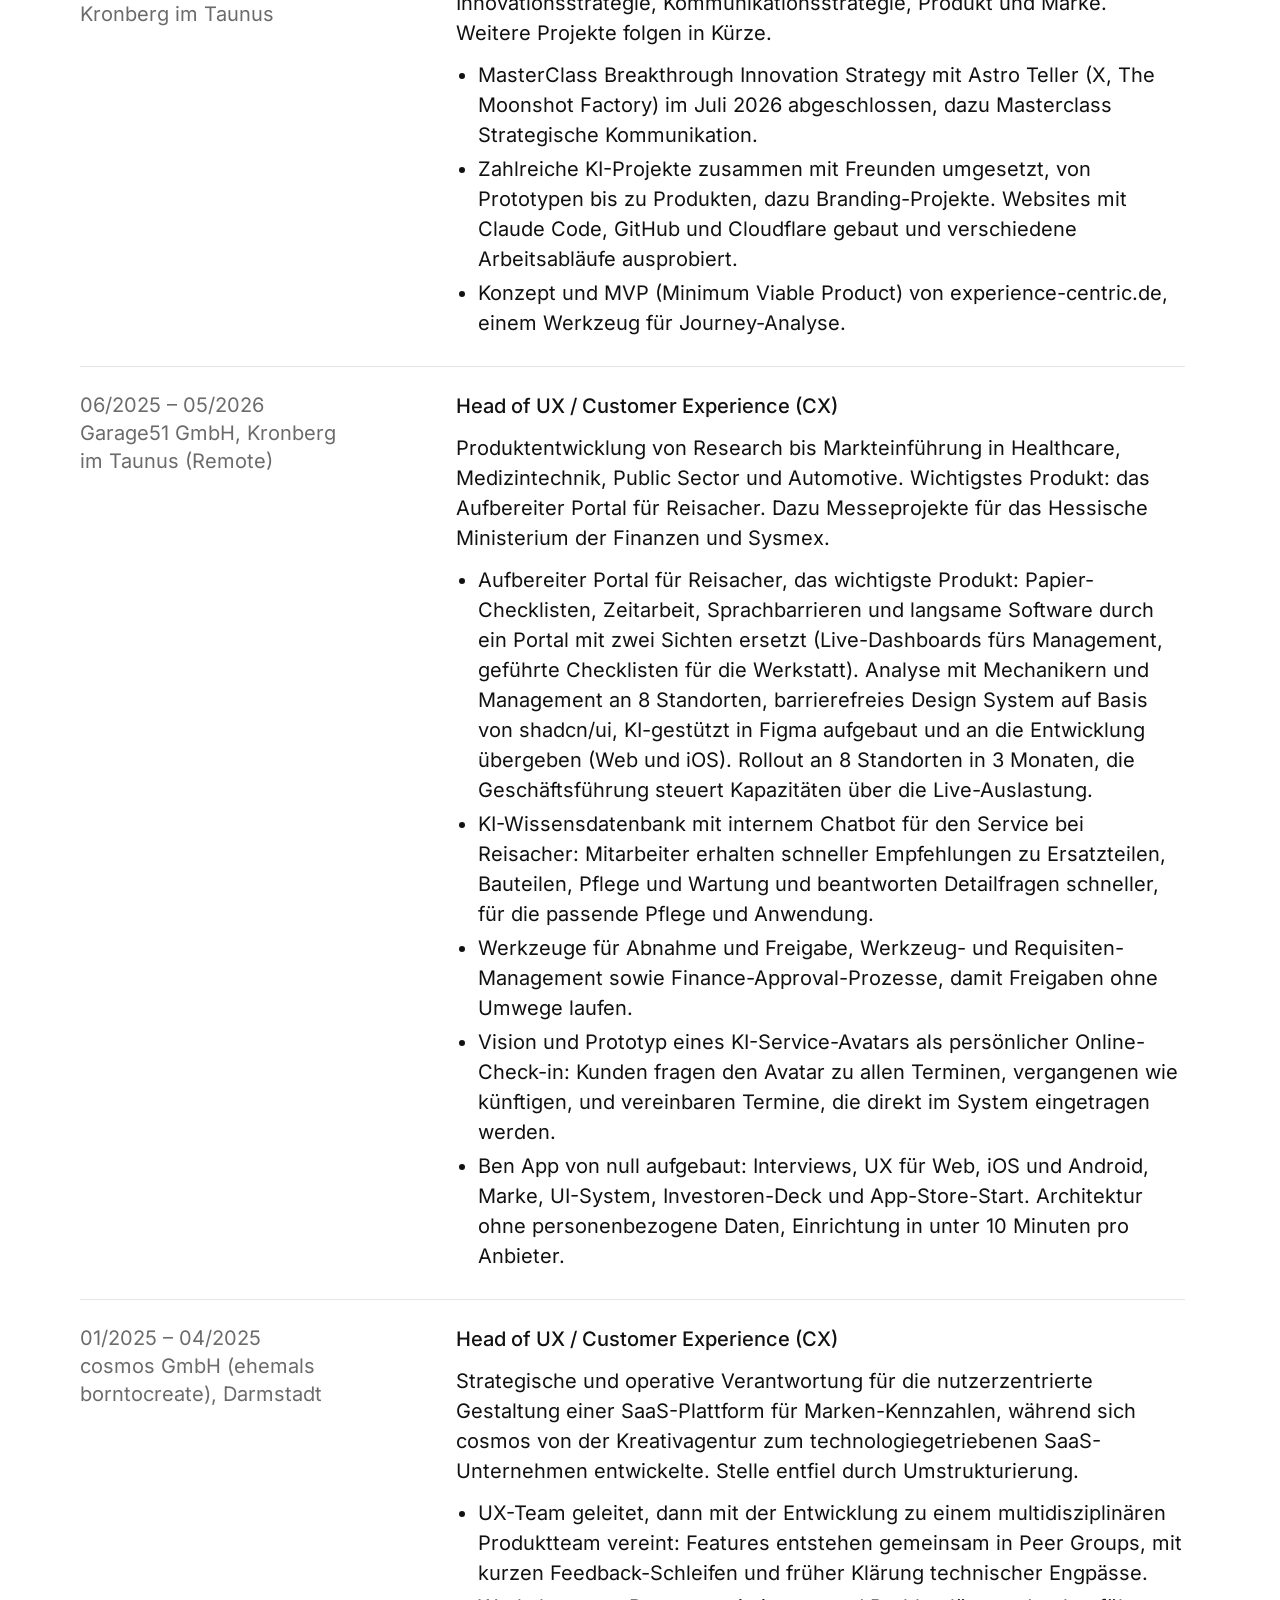
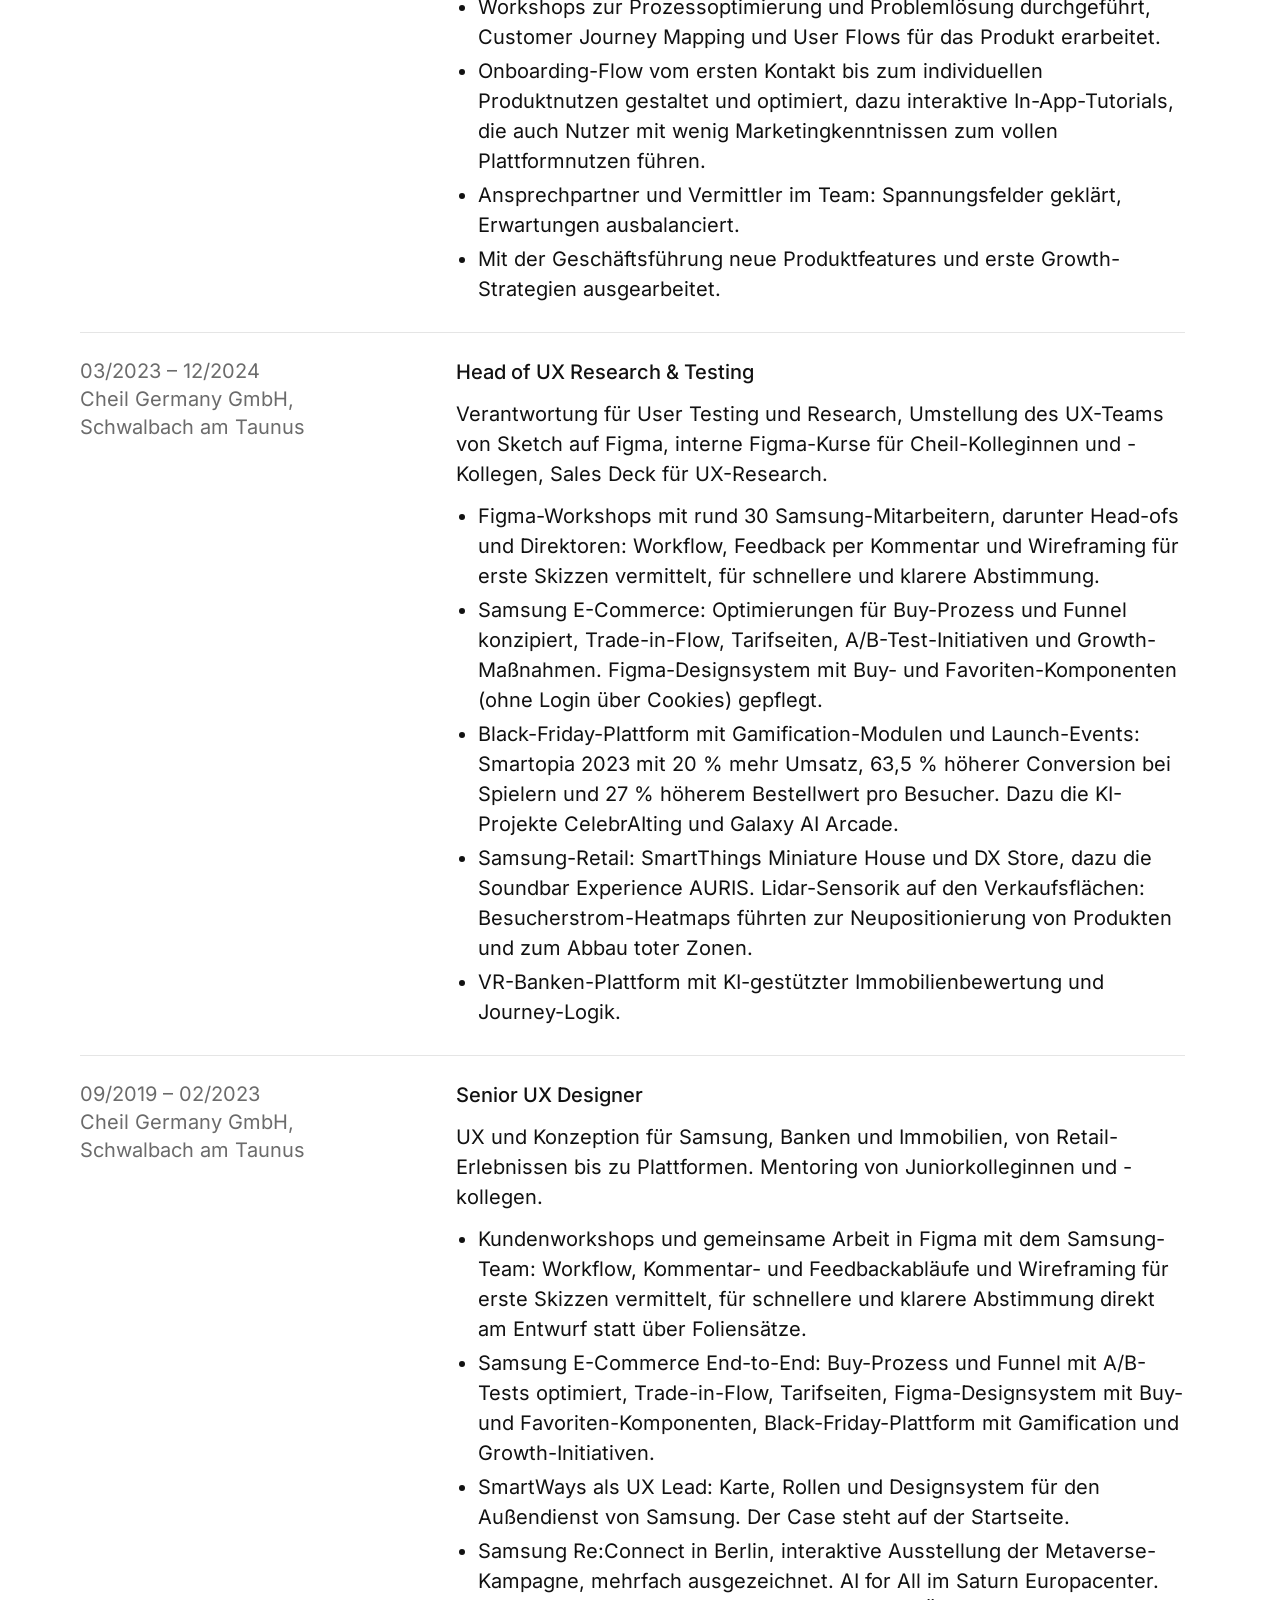
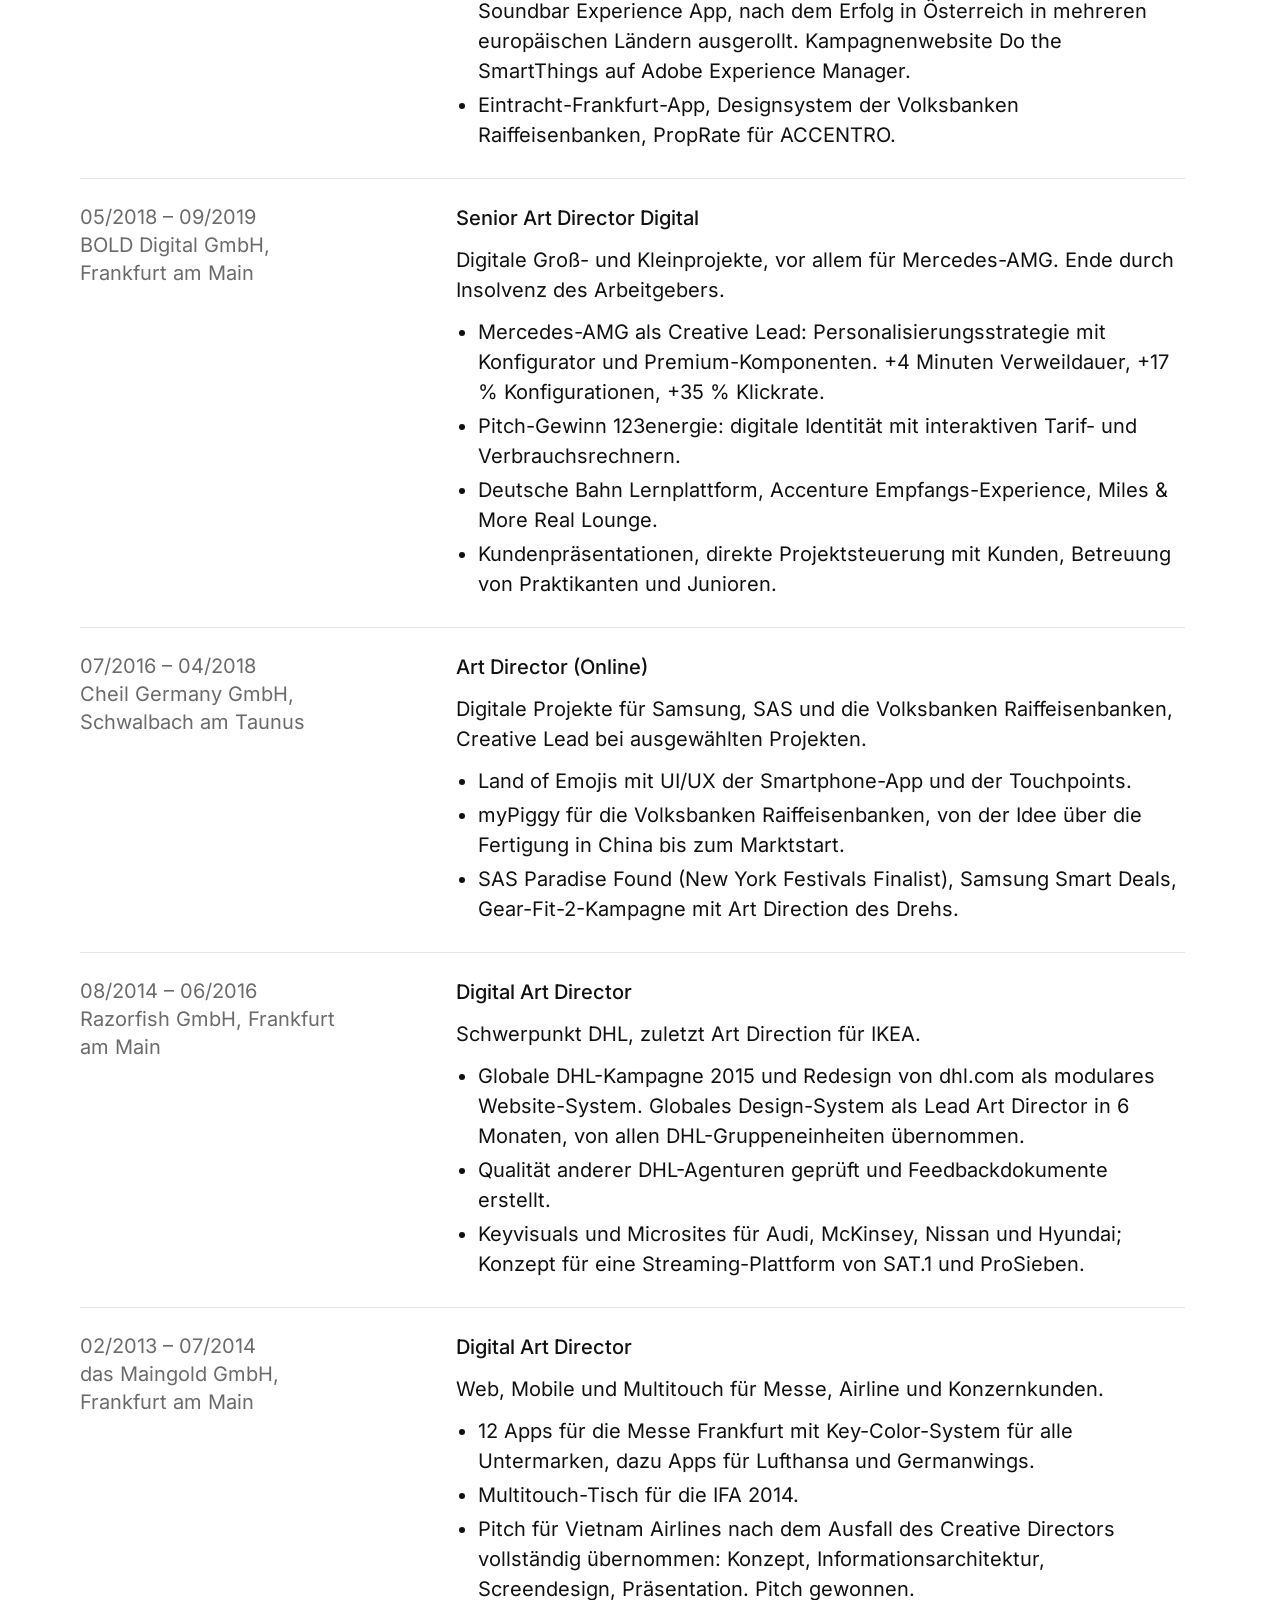
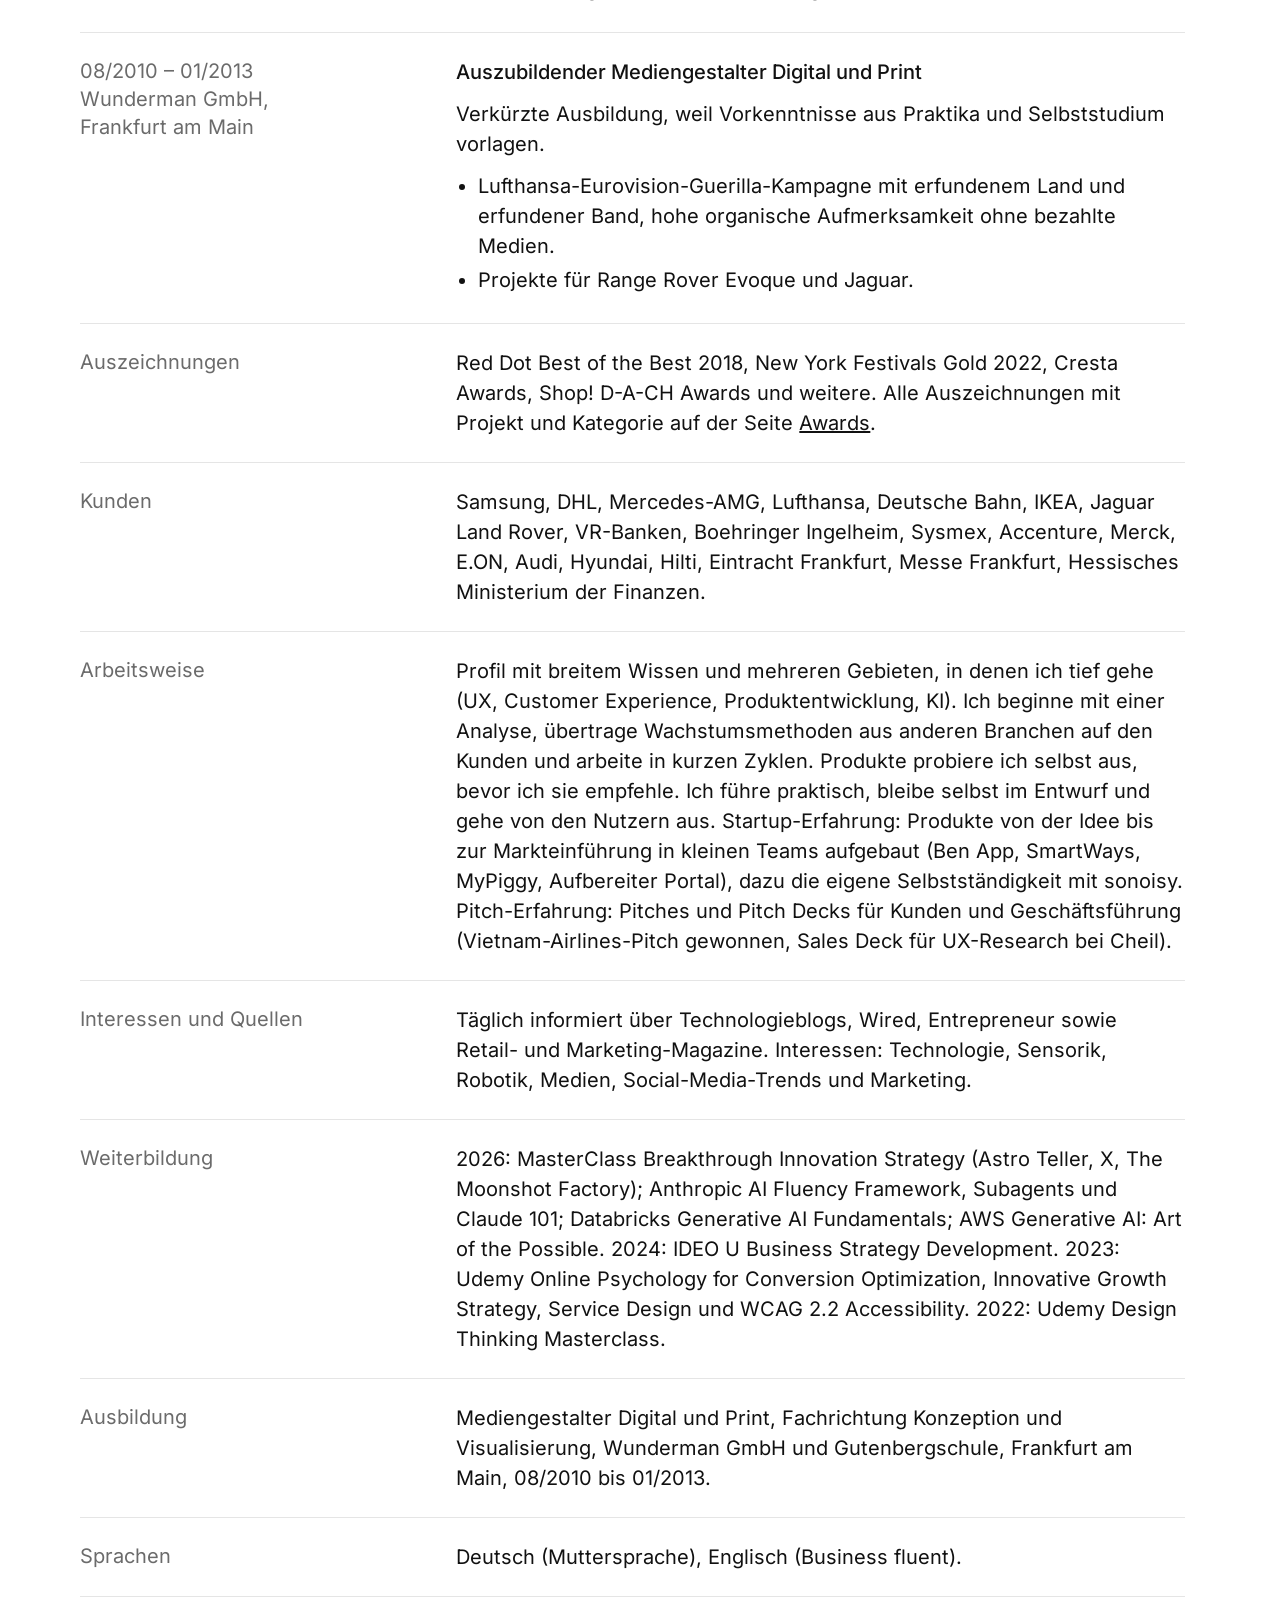
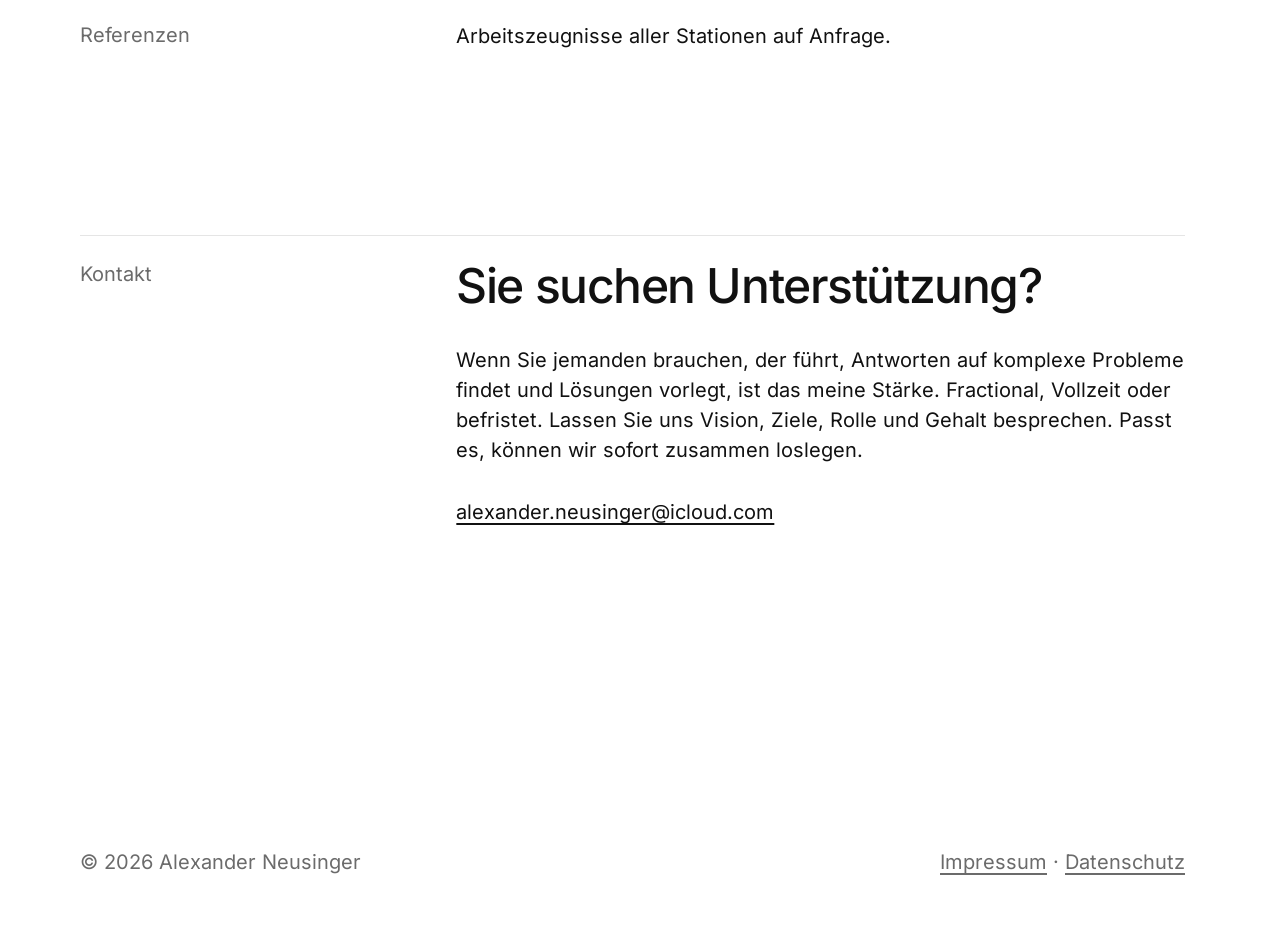
<file: lebenslauf.html>
<!DOCTYPE html>
<html lang="de">
<head>
<meta charset="utf-8">
<meta name="viewport" content="width=device-width, initial-scale=1">
<meta name="robots" content="index, follow, max-image-preview:large, max-snippet:-1, max-video-preview:-1">
<meta http-equiv="Content-Security-Policy" content="default-src 'none'; script-src 'self'; style-src 'self'; font-src 'self'; img-src 'self' data:; connect-src 'none'; form-action 'none'; base-uri 'none'; object-src 'none'; upgrade-insecure-requests">
<meta name="referrer" content="no-referrer">
<link rel="icon" href="data:,">
<meta name="description" content="Lebenslauf von Alexander Neusinger: Stationen von Wunderman über Razorfish, Cheil Germany und BOLD bis Garage51 und cosmos, vom Art Director zum Head of UX und Customer Experience (CX).">
<title>Lebenslauf: 18 Jahre Digital Product Design und Customer Experience | Alexander Neusinger</title>
<link rel="canonical" href="https://www.sonoisy.de/lebenslauf">
<meta name="author" content="Alexander Neusinger">
<meta property="og:type" content="website">
<meta property="og:locale" content="de_DE">
<meta property="og:site_name" content="Alexander Neusinger">
<meta property="og:title" content="Lebenslauf: 18 Jahre Digital Product Design und Customer Experience | Alexander Neusinger">
<meta property="og:description" content="Lebenslauf von Alexander Neusinger: Stationen von Wunderman über Razorfish, Cheil Germany und BOLD bis Garage51 und cosmos, vom Art Director zum Head of UX und Customer Experience (CX).">
<meta property="og:url" content="https://www.sonoisy.de/lebenslauf">
<meta name="twitter:card" content="summary">
<meta name="twitter:title" content="Lebenslauf: 18 Jahre Digital Product Design und Customer Experience | Alexander Neusinger">
<meta name="twitter:description" content="Lebenslauf von Alexander Neusinger: Stationen von Wunderman über Razorfish, Cheil Germany und BOLD bis Garage51 und cosmos, vom Art Director zum Head of UX und Customer Experience (CX).">
<script type="application/ld+json">{"@context": "https://schema.org", "@graph": [{"@type": "Person", "@id": "https://www.sonoisy.de/#person", "name": "Alexander Neusinger", "jobTitle": "Customer Experience & Innovation Lead", "url": "https://www.sonoisy.de/", "description": "Customer Experience & Innovation Lead für digitale Produkte, Service Design und Transformation, mit 18 Jahren Erfahrung.", "address": {"@type": "PostalAddress", "addressLocality": "Kronberg im Taunus", "addressRegion": "Hessen", "addressCountry": "DE"}, "knowsAbout": ["Customer Experience Management", "End-to-End Customer Journey", "Digital Product Design", "UX-Strategie", "Service Design", "Service Blueprint", "Customer Journey Mapping", "Design Systems", "Digitale Transformation", "Innovationsmanagement", "Problemlösung an der Schnittstelle von Design, Technik und Business", "Stakeholder-Management", "Cross-funktionale Teamführung", "Generative KI", "KI-gestützter Designprozess", "KI-gestützte Workflows", "KI-gestütztes Prototyping", "Conversion-Optimierung", "Phygital Retail"], "award": ["Red Dot Best of the Best 2018 (Land of Emojis)", "Cristal Festival Grand Cristal 2017 (Land of Emojis)", "Cresta Awards Gold 2020", "New York Festivals Gold 2022 (myPiggy)", "The Golden Award of Montreux Gold 2022 und 2023"], "knowsLanguage": ["de", "en"]}, {"@type": "WebSite", "@id": "https://www.sonoisy.de/#website", "url": "https://www.sonoisy.de/", "name": "Alexander Neusinger", "inLanguage": "de", "publisher": {"@id": "https://www.sonoisy.de/#person"}}, {"@type": "ProfilePage", "@id": "https://www.sonoisy.de/lebenslauf#page", "url": "https://www.sonoisy.de/lebenslauf", "name": "Lebenslauf: 18 Jahre Digital Product Design und Customer Experience | Alexander Neusinger", "description": "Lebenslauf von Alexander Neusinger: Stationen von Wunderman über Razorfish, Cheil Germany und BOLD bis Garage51 und cosmos, vom Art Director zum Head of UX und Customer Experience (CX).", "inLanguage": "de", "isPartOf": {"@id": "https://www.sonoisy.de/#website"}, "about": {"@id": "https://www.sonoisy.de/#person"}, "dateModified": "2026-11-26", "mainEntity": {"@id": "https://www.sonoisy.de/#person"}}]}</script>
<link rel="preload" href="fonts/inter-latin-wght-normal.woff2" as="font" type="font/woff2" crossorigin>
<link rel="stylesheet" href="assets/style.css?v=905b2801">
</head>
<body>
<div class="page">
  <header class="top">
    <a class="name" href="/">Alexander Neusinger</a>
    <nav aria-label="Hauptnavigation"><a href="/">Arbeiten</a><a href="/awards">Awards</a><a href="/lebenslauf" aria-current="page">Lebenslauf</a><a href="mailto:alexander.neusinger@icloud.com">Kontakt</a></nav>
  </header>

  <main id="top">
    <section class="hero"><h1>Lebenslauf</h1></section>

    <section class="block half">
      <div class="label"><b>Alexander Neusinger</b><br>Head of UX und Customer Experience</div>
      <div class="main"><div class="stack"><p class="lead-in">Head of UX und Customer Experience (CX) mit <span data-years="2008">18</span> Jahren Erfahrung in digitalen Produkten, Markenerlebnis und Retail für Samsung, DHL, Mercedes-AMG, Lufthansa und Deutsche Bahn. Verantwortet die End-to-End Customer Journey von der Analyse bis in den Betrieb, baut Software-as-a-Service-Produkte (SaaS) von null auf und führt cross-funktionale Teams. Künstliche Intelligenz (KI) gehört fest zum Designprozess. Stand November 2026.</p><div class="metrics"><div class="metric"><b data-years="2008">18</b><span>Jahre Erfahrung</span></div><div class="metric"><b>30+</b><span>Auszeichnungen</span></div><div class="metric"><b>3</b><span>Head-of-Rollen</span></div></div><p class="body">Die Arbeiten dazu stehen auf der <a href="/">Startseite</a>.</p></div></div>
    </section>

    <section id="stationen">
    <div class="block row">
      <div class="label">Kernkompetenzen</div>
      <div class="main"><div class="stack"><h3 class="role">Customer Experience und UX</h3><p class="body">Customer Experience Management, End-to-End Customer Journey, UX-Strategie, Customer Journey Mapping, Service Design, Service Blueprint, User Research, Usability Testing, Conversion-Optimierung, Behavioral Design, Barrierefreiheit nach WCAG 2.2</p><h3 class="role">Produkt und Strategie</h3><p class="body">Produktvision, Startup-Erfahrung, Pitch Decks, SaaS von null bis eins, Design Systems, Digitale Transformation, Innovationsmanagement, Stakeholder-Management, Markteinführung (Go-to-Market), Phygital Retail, Gamification</p><h3 class="role">Führung</h3><p class="body">Cross-funktionale Teamführung, multidisziplinäre Produktteams, kurze Entwicklungszyklen, Mentoring, Kundenpräsentationen</p><h3 class="role">KI und Werkzeuge</h3><p class="body">Generative KI, KI-gestützter Designprozess mit Claude und ChatGPT (Analyse, Konzeption, Prototyping, Übergabe an die Entwicklung), Figma, Sketch, Framer, Spline, Miro, Jira, Adobe Creative Suite, Adobe Experience Manager</p></div></div>
    </div>
    <div class="block row">
      <div class="label">05/2026 – heute<br>Weiterbildung und Eigenentwicklung, Kronberg im Taunus</div>
      <div class="main"><div class="stack"><h3 class="role">Berufliche Neuorientierung</h3><p class="body">Gezielte Weiterentwicklung in Künstlicher Intelligenz (KI), Innovationsstrategie, Kommunikationsstrategie, Produkt und Marke. Weitere Projekte folgen in Kürze.</p><ul><li>MasterClass Breakthrough Innovation Strategy mit Astro Teller (X, The Moonshot Factory) im Juli 2026 abgeschlossen, dazu Masterclass Strategische Kommunikation.</li><li>Zahlreiche KI-Projekte zusammen mit Freunden umgesetzt, von Prototypen bis zu Produkten, dazu Branding-Projekte. Websites mit Claude Code, GitHub und Cloudflare gebaut und verschiedene Arbeitsabläufe ausprobiert.</li><li>Konzept und MVP (Minimum Viable Product) von experience-centric.de, einem Werkzeug für Journey-Analyse.</li></ul></div></div>
    </div>
    <div class="block row">
      <div class="label">06/2025 – 05/2026<br>Garage51 GmbH, Kronberg im Taunus (Remote)</div>
      <div class="main"><div class="stack"><h3 class="role">Head of UX / Customer Experience (CX)</h3><p class="body">Produktentwicklung von Research bis Markteinführung in Healthcare, Medizintechnik, Public Sector und Automotive. Wichtigstes Produkt: das Aufbereiter Portal für Reisacher. Dazu Messeprojekte für das Hessische Ministerium der Finanzen und Sysmex.</p><ul><li>Aufbereiter Portal für Reisacher, das wichtigste Produkt: Papier-Checklisten, Zeitarbeit, Sprachbarrieren und langsame Software durch ein Portal mit zwei Sichten ersetzt (Live-Dashboards fürs Management, geführte Checklisten für die Werkstatt). Analyse mit Mechanikern und Management an 8 Standorten, barrierefreies Design System auf Basis von shadcn/ui, KI-gestützt in Figma aufgebaut und an die Entwicklung übergeben (Web und iOS). Rollout an 8 Standorten in 3 Monaten, die Geschäftsführung steuert Kapazitäten über die Live-Auslastung.</li><li>KI-Wissensdatenbank mit internem Chatbot für den Service bei Reisacher: Mitarbeiter erhalten schneller Empfehlungen zu Ersatzteilen, Bauteilen, Pflege und Wartung und beantworten Detailfragen schneller, für die passende Pflege und Anwendung.</li><li>Werkzeuge für Abnahme und Freigabe, Werkzeug- und Requisiten-Management sowie Finance-Approval-Prozesse, damit Freigaben ohne Umwege laufen.</li><li>Vision und Prototyp eines KI-Service-Avatars als persönlicher Online-Check-in: Kunden fragen den Avatar zu allen Terminen, vergangenen wie künftigen, und vereinbaren Termine, die direkt im System eingetragen werden.</li><li>Ben App von null aufgebaut: Interviews, UX für Web, iOS und Android, Marke, UI-System, Investoren-Deck und App-Store-Start. Architektur ohne personenbezogene Daten, Einrichtung in unter 10 Minuten pro Anbieter.</li></ul></div></div>
    </div>
    <div class="block row">
      <div class="label">01/2025 – 04/2025<br>cosmos GmbH (ehemals borntocreate), Darmstadt</div>
      <div class="main"><div class="stack"><h3 class="role">Head of UX / Customer Experience (CX)</h3><p class="body">Strategische und operative Verantwortung für die nutzerzentrierte Gestaltung einer SaaS-Plattform für Marken-Kennzahlen, während sich cosmos von der Kreativagentur zum technologiegetriebenen SaaS-Unternehmen entwickelte. Stelle entfiel durch Umstrukturierung.</p><ul><li>UX-Team geleitet, dann mit der Entwicklung zu einem multidisziplinären Produktteam vereint: Features entstehen gemeinsam in Peer Groups, mit kurzen Feedback-Schleifen und früher Klärung technischer Engpässe.</li><li>Workshops zur Prozessoptimierung und Problemlösung durchgeführt, Customer Journey Mapping und User Flows für das Produkt erarbeitet.</li><li>Onboarding-Flow vom ersten Kontakt bis zum individuellen Produktnutzen gestaltet und optimiert, dazu interaktive In-App-Tutorials, die auch Nutzer mit wenig Marketingkenntnissen zum vollen Plattformnutzen führen.</li><li>Ansprechpartner und Vermittler im Team: Spannungsfelder geklärt, Erwartungen ausbalanciert.</li><li>Mit der Geschäftsführung neue Produktfeatures und erste Growth-Strategien ausgearbeitet.</li></ul></div></div>
    </div>
    <div class="block row">
      <div class="label">03/2023 – 12/2024<br>Cheil Germany GmbH, Schwalbach am Taunus</div>
      <div class="main"><div class="stack"><h3 class="role">Head of UX Research &amp; Testing</h3><p class="body">Verantwortung für User Testing und Research, Umstellung des UX-Teams von Sketch auf Figma, interne Figma-Kurse für Cheil-Kolleginnen und -Kollegen, Sales Deck für UX-Research.</p><ul><li>Figma-Workshops mit rund 30 Samsung-Mitarbeitern, darunter Head-ofs und Direktoren: Workflow, Feedback per Kommentar und Wireframing für erste Skizzen vermittelt, für schnellere und klarere Abstimmung.</li><li>Samsung E-Commerce: Optimierungen für Buy-Prozess und Funnel konzipiert, Trade-in-Flow, Tarifseiten, A/B-Test-Initiativen und Growth-Maßnahmen. Figma-Designsystem mit Buy- und Favoriten-Komponenten (ohne Login über Cookies) gepflegt.</li><li>Black-Friday-Plattform mit Gamification-Modulen und Launch-Events: Smartopia 2023 mit 20 % mehr Umsatz, 63,5 % höherer Conversion bei Spielern und 27 % höherem Bestellwert pro Besucher. Dazu die KI-Projekte CelebrAIting und Galaxy AI Arcade.</li><li>Samsung-Retail: SmartThings Miniature House und DX Store, dazu die Soundbar Experience AURIS. Lidar-Sensorik auf den Verkaufsflächen: Besucherstrom-Heatmaps führten zur Neupositionierung von Produkten und zum Abbau toter Zonen.</li><li>VR-Banken-Plattform mit KI-gestützter Immobilienbewertung und Journey-Logik.</li></ul></div></div>
    </div>
    <div class="block row">
      <div class="label">09/2019 – 02/2023<br>Cheil Germany GmbH, Schwalbach am Taunus</div>
      <div class="main"><div class="stack"><h3 class="role">Senior UX Designer</h3><p class="body">UX und Konzeption für Samsung, Banken und Immobilien, von Retail-Erlebnissen bis zu Plattformen. Mentoring von Juniorkolleginnen und -kollegen.</p><ul><li>Kundenworkshops und gemeinsame Arbeit in Figma mit dem Samsung-Team: Workflow, Kommentar- und Feedbackabläufe und Wireframing für erste Skizzen vermittelt, für schnellere und klarere Abstimmung direkt am Entwurf statt über Foliensätze.</li><li>Samsung E-Commerce End-to-End: Buy-Prozess und Funnel mit A/B-Tests optimiert, Trade-in-Flow, Tarifseiten, Figma-Designsystem mit Buy- und Favoriten-Komponenten, Black-Friday-Plattform mit Gamification und Growth-Initiativen.</li><li>SmartWays als UX Lead: Karte, Rollen und Designsystem für den Außendienst von Samsung. Der Case steht auf der Startseite.</li><li>Samsung Re:Connect in Berlin, interaktive Ausstellung der Metaverse-Kampagne, mehrfach ausgezeichnet. AI for All im Saturn Europacenter. Soundbar Experience App, nach dem Erfolg in Österreich in mehreren europäischen Ländern ausgerollt. Kampagnenwebsite Do the SmartThings auf Adobe Experience Manager.</li><li>Eintracht-Frankfurt-App, Designsystem der Volksbanken Raiffeisenbanken, PropRate für ACCENTRO.</li></ul></div></div>
    </div>
    <div class="block row">
      <div class="label">05/2018 – 09/2019<br>BOLD Digital GmbH, Frankfurt am Main</div>
      <div class="main"><div class="stack"><h3 class="role">Senior Art Director Digital</h3><p class="body">Digitale Groß- und Kleinprojekte, vor allem für Mercedes-AMG. Ende durch Insolvenz des Arbeitgebers.</p><ul><li>Mercedes-AMG als Creative Lead: Personalisierungsstrategie mit Konfigurator und Premium-Komponenten. +4 Minuten Verweildauer, +17 % Konfigurationen, +35 % Klickrate.</li><li>Pitch-Gewinn 123energie: digitale Identität mit interaktiven Tarif- und Verbrauchsrechnern.</li><li>Deutsche Bahn Lernplattform, Accenture Empfangs-Experience, Miles &amp; More Real Lounge.</li><li>Kundenpräsentationen, direkte Projektsteuerung mit Kunden, Betreuung von Praktikanten und Junioren.</li></ul></div></div>
    </div>
    <div class="block row">
      <div class="label">07/2016 – 04/2018<br>Cheil Germany GmbH, Schwalbach am Taunus</div>
      <div class="main"><div class="stack"><h3 class="role">Art Director (Online)</h3><p class="body">Digitale Projekte für Samsung, SAS und die Volksbanken Raiffeisenbanken, Creative Lead bei ausgewählten Projekten.</p><ul><li>Land of Emojis mit UI/UX der Smartphone-App und der Touchpoints.</li><li>myPiggy für die Volksbanken Raiffeisenbanken, von der Idee über die Fertigung in China bis zum Marktstart.</li><li>SAS Paradise Found (New York Festivals Finalist), Samsung Smart Deals, Gear-Fit-2-Kampagne mit Art Direction des Drehs.</li></ul></div></div>
    </div>
    <div class="block row">
      <div class="label">08/2014 – 06/2016<br>Razorfish GmbH, Frankfurt am Main</div>
      <div class="main"><div class="stack"><h3 class="role">Digital Art Director</h3><p class="body">Schwerpunkt DHL, zuletzt Art Direction für IKEA.</p><ul><li>Globale DHL-Kampagne 2015 und Redesign von dhl.com als modulares Website-System. Globales Design-System als Lead Art Director in 6 Monaten, von allen DHL-Gruppeneinheiten übernommen.</li><li>Qualität anderer DHL-Agenturen geprüft und Feedbackdokumente erstellt.</li><li>Keyvisuals und Microsites für Audi, McKinsey, Nissan und Hyundai; Konzept für eine Streaming-Plattform von SAT.1 und ProSieben.</li></ul></div></div>
    </div>
    <div class="block row">
      <div class="label">02/2013 – 07/2014<br>das Maingold GmbH, Frankfurt am Main</div>
      <div class="main"><div class="stack"><h3 class="role">Digital Art Director</h3><p class="body">Web, Mobile und Multitouch für Messe, Airline und Konzernkunden.</p><ul><li>12 Apps für die Messe Frankfurt mit Key-Color-System für alle Untermarken, dazu Apps für Lufthansa und Germanwings.</li><li>Multitouch-Tisch für die IFA 2014.</li><li>Pitch für Vietnam Airlines nach dem Ausfall des Creative Directors vollständig übernommen: Konzept, Informationsarchitektur, Screendesign, Präsentation. Pitch gewonnen.</li></ul></div></div>
    </div>
    <div class="block row">
      <div class="label">08/2010 – 01/2013<br>Wunderman GmbH, Frankfurt am Main</div>
      <div class="main"><div class="stack"><h3 class="role">Auszubildender Mediengestalter Digital und Print</h3><p class="body">Verkürzte Ausbildung, weil Vorkenntnisse aus Praktika und Selbststudium vorlagen.</p><ul><li>Lufthansa-Eurovision-Guerilla-Kampagne mit erfundenem Land und erfundener Band, hohe organische Aufmerksamkeit ohne bezahlte Medien.</li><li>Projekte für Range Rover Evoque und Jaguar.</li></ul></div></div>
    </div>
    <div class="block row">
      <div class="label">Auszeichnungen</div>
      <div class="main"><div class="stack"><p class="body">Red Dot Best of the Best 2018, New York Festivals Gold 2022, Cresta Awards, Shop! D-A-CH Awards und weitere. Alle Auszeichnungen mit Projekt und Kategorie auf der Seite <a href="/awards">Awards</a>.</p></div></div>
    </div>
    <div class="block row">
      <div class="label">Kunden</div>
      <div class="main"><div class="stack"><p class="body">Samsung, DHL, Mercedes-AMG, Lufthansa, Deutsche Bahn, IKEA, Jaguar Land Rover, VR-Banken, Boehringer Ingelheim, Sysmex, Accenture, Merck, E.ON, Audi, Hyundai, Hilti, Eintracht Frankfurt, Messe Frankfurt, Hessisches Ministerium der Finanzen.</p></div></div>
    </div>
    <div class="block row">
      <div class="label">Arbeitsweise</div>
      <div class="main"><div class="stack"><p class="body">Profil mit breitem Wissen und mehreren Gebieten, in denen ich tief gehe (UX, Customer Experience, Produktentwicklung, KI). Ich beginne mit einer Analyse, übertrage Wachstumsmethoden aus anderen Branchen auf den Kunden und arbeite in kurzen Zyklen. Produkte probiere ich selbst aus, bevor ich sie empfehle. Ich führe praktisch, bleibe selbst im Entwurf und gehe von den Nutzern aus. Startup-Erfahrung: Produkte von der Idee bis zur Markteinführung in kleinen Teams aufgebaut (Ben App, SmartWays, MyPiggy, Aufbereiter Portal), dazu die eigene Selbstständigkeit mit sonoisy. Pitch-Erfahrung: Pitches und Pitch Decks für Kunden und Geschäftsführung (Vietnam-Airlines-Pitch gewonnen, Sales Deck für UX-Research bei Cheil).</p></div></div>
    </div>
    <div class="block row">
      <div class="label">Interessen und Quellen</div>
      <div class="main"><div class="stack"><p class="body">Täglich informiert über Technologieblogs, Wired, Entrepreneur sowie Retail- und Marketing-Magazine. Interessen: Technologie, Sensorik, Robotik, Medien, Social-Media-Trends und Marketing.</p></div></div>
    </div>
    <div class="block row">
      <div class="label">Weiterbildung</div>
      <div class="main"><div class="stack"><p class="body">2026: MasterClass Breakthrough Innovation Strategy (Astro Teller, X, The Moonshot Factory); Anthropic AI Fluency Framework, Subagents und Claude 101; Databricks Generative AI Fundamentals; AWS Generative AI: Art of the Possible. 2024: IDEO U Business Strategy Development. 2023: Udemy Online Psychology for Conversion Optimization, Innovative Growth Strategy, Service Design und WCAG 2.2 Accessibility. 2022: Udemy Design Thinking Masterclass.</p></div></div>
    </div>
    <div class="block row">
      <div class="label">Ausbildung</div>
      <div class="main"><div class="stack"><p class="body">Mediengestalter Digital und Print, Fachrichtung Konzeption und Visualisierung, Wunderman GmbH und Gutenbergschule, Frankfurt am Main, 08/2010 bis 01/2013.</p></div></div>
    </div>
    <div class="block row">
      <div class="label">Sprachen</div>
      <div class="main"><div class="stack"><p class="body">Deutsch (Muttersprache), Englisch (Business fluent).</p></div></div>
    </div>
    <div class="block row">
      <div class="label">Referenzen</div>
      <div class="main"><div class="stack"><p class="body">Arbeitszeugnisse aller Stationen auf Anfrage.</p></div></div>
    </div>
    </section>

    <section class="block contact contact-tight" id="kontakt">
      <div class="label">Kontakt</div>
      <div class="main"><div class="stack">
        <h2>Sie suchen Unterstützung?</h2>
        <p>Wenn Sie jemanden brauchen, der führt, Antworten auf komplexe Probleme findet und Lösungen vorlegt, ist das meine Stärke. Fractional, Vollzeit oder befristet. Lassen Sie uns Vision, Ziele, Rolle und Gehalt besprechen. Passt es, können wir sofort zusammen loslegen.</p>
        <p><a class="mail" id="mail" href="mailto:alexander.neusinger@icloud.com">alexander.neusinger@icloud.com</a></p>
      </div></div>
    </section>
  </main>

  <footer class="foot">
    <span>© 2026 Alexander Neusinger</span>
    <span><a href="/impressum">Impressum</a> · <a href="/datenschutz">Datenschutz</a></span>
  </footer>
</div>
<script src="assets/site.js?v=12b27eec"></script>
</body>
</html>
</file>
<file: assets/style.css>
/* ============ Schrift: Inter lokal, kein Abruf bei Dritten ============ */
@font-face{font-family:"Inter";font-style:normal;font-weight:100 900;font-display:swap;
  src:url("../fonts/inter-latin-ext-wght-normal.woff2") format("woff2");
  unicode-range:U+0100-02BA,U+02BD-02C5,U+02C7-02CC,U+02CE-02D7,U+02DD-02FF,U+0304,U+0308,U+0329,U+1D00-1DBF,U+1E00-1E9F,U+1EF2-1EFF,U+2020,U+20A0-20AB,U+20AD-20C0,U+2113,U+2C60-2C7F,U+A720-A7FF}
@font-face{font-family:"Inter";font-style:normal;font-weight:100 900;font-display:swap;
  src:url("../fonts/inter-latin-wght-normal.woff2") format("woff2");
  unicode-range:U+0000-00FF,U+0131,U+0152-0153,U+02BB-02BC,U+02C6,U+02DA,U+02DC,U+0304,U+0308,U+0329,U+2000-206F,U+20AC,U+2122,U+2191,U+2193,U+2212,U+2215,U+FEFF,U+FFFD}

/* ============ Typografie: 5 Stufen ============
   display  72 / 56 / 36   Seitentitel (H1)
   title    48 / 40 / 28   Einleitungssatz, Kontakt-Ueberschrift
   figure   32 / 28 / 22   Kennzahlen
   text     20 / 20 / 17   Fliesstext, Label, Navigation, Fuss
   small    16 / 16 / 14   Tags, Nebeninfo, Kennzahl-Beschriftung (mobil)
   Zeilenhoehe: Anzeige 1.1, Text 1.5, kompakt 1.4. Gewicht: 400 und 500. */
/* ============ Tokens ============ */
:root{
  --ink:#111111; --grey:#6B6B6B; --line:#E5E5E5; --tone:#F2F2F2; --bg:#FFFFFF;
  --font:"Inter",system-ui,-apple-system,"Segoe UI",Roboto,sans-serif;
  --radius:24px;
  --frame:1440px; /* Referenzbreite: Rahmen inklusive Seitenrand, mittig */
  /* Desktop (ab 1100 px) */
  --n:12; --m:80px; --g:24px; --sec:160px; --tp:24px; --gap:16px;
  --fs-display:72px; --fs-title:48px; --fs-figure:32px; --fs-text:20px; --fs-small:16px;
  --hdr-top:48px; --ftr-bottom:48px; --nav-gap:24px;
  --label:1 / 4; --main:5 / 13;
}
@media (max-width:1099px){ /* Tablet */
  :root{ --n:8; --m:48px; --g:20px; --sec:120px; --tp:20px; --gap:12px;
    --fs-display:56px; --fs-title:40px; --fs-figure:28px;
    --hdr-top:32px; --ftr-bottom:32px; --label:1 / 3; --main:3 / 9; }
}
@media (max-width:699px){ /* Mobile */
  :root{ --n:1; --m:20px; --g:12px; --sec:64px; --tp:16px; --gap:12px;
    --fs-display:36px; --fs-title:28px; --fs-figure:22px; --fs-text:17px; --fs-small:14px;
    --hdr-top:20px; --ftr-bottom:28px; --nav-gap:16px; --label:auto; --main:auto; }
}

/* ============ Basis ============ */
*{box-sizing:border-box}
html{scroll-behavior:smooth;scrollbar-gutter:stable both-edges}
body{margin:0;background:var(--bg);color:var(--ink);font-family:var(--font);font-weight:400;font-size:var(--fs-text);line-height:1.5;-webkit-font-smoothing:antialiased;overflow-x:hidden}
em,i{font-style:normal}
a{color:inherit}
a:hover{text-decoration:underline;text-underline-offset:4px}
:focus-visible{outline:2px solid var(--ink);outline-offset:3px;border-radius:4px}
.page{width:100%;max-width:var(--frame);margin-inline:auto;padding-inline:var(--m)}
.sr{position:absolute;width:1px;height:1px;overflow:hidden;clip:rect(0 0 0 0);white-space:nowrap}

/* ============ Kopf ============ */
.top{display:flex;justify-content:space-between;align-items:baseline;padding-top:var(--hdr-top);font-size:var(--fs-text);flex-wrap:wrap;row-gap:8px;column-gap:24px}
.top .name{font-weight:500;text-decoration:none}
.top nav{display:flex;gap:var(--nav-gap)}
.top nav a{color:var(--grey);text-decoration:none}
.top nav a:hover{color:var(--ink);text-decoration:underline}

/* ============ Hero ============ */
.hero{padding-top:var(--sec)}
h1{margin:0;font-weight:500;font-size:var(--fs-display);line-height:1.1;letter-spacing:-.035em;max-width:11.5em;text-wrap:balance}

/* ============ Das Muster: Haarlinie, Label, Inhalt ============ */
.block{display:grid;grid-template-columns:repeat(var(--n),minmax(0,1fr));column-gap:var(--g);row-gap:var(--g);border-top:1px solid var(--line);padding-top:var(--tp);margin-top:var(--sec)}
.block.half{margin-top:calc(var(--sec) / 2)}
.label{grid-column:var(--label);font-size:var(--fs-text);line-height:1.4;color:var(--grey)}
.label b{display:inline;color:var(--ink);font-weight:500}
.main{grid-column:var(--main);display:flex;flex-direction:column;gap:calc(var(--gap) * 3);min-width:0}
.stack{display:flex;flex-direction:column;gap:calc(var(--gap) * 2);min-width:0}
/* Desktop: Text nutzt die volle Hauptspalte (Spalte 5 bis 12), Lesebreite bleibt durch 20 px Schrift und ca. 830 px Spaltenbreite angenehm */

.intro p{margin:0}
.intro #intro{display:flex;flex-direction:column;gap:var(--gap)}
.lead{margin:0;font-weight:400;font-size:var(--fs-title);line-height:1.1;letter-spacing:-.03em;text-wrap:pretty}
.lead span{color:var(--grey)}
.body{margin:0}
.metrics{display:grid;grid-template-columns:repeat(3,minmax(0,1fr));column-gap:var(--g);row-gap:20px}
.metric{display:flex;flex-direction:column;gap:8px;min-width:0}
.metric b{font-weight:500;font-size:var(--fs-figure);letter-spacing:-.025em;line-height:1;font-variant-numeric:tabular-nums;white-space:nowrap}
.metric span{font-size:var(--fs-text);line-height:1.4;color:var(--grey);text-wrap:balance}

.note{margin:0;font-size:var(--fs-text);line-height:1.4;color:var(--grey)}
/* Tags im Stil der Buttons: Haarlinie, volle Rundung, 36 px hoch, 16 px Schrift */
.tags{display:flex;flex-wrap:wrap;gap:8px;margin:0;padding:0;list-style:none}
.tags li{display:inline-flex;align-items:center;height:36px;padding:0 16px;border:1px solid var(--line);border-radius:999px;background:var(--bg);color:var(--ink);font-size:var(--fs-small);line-height:1;white-space:nowrap}

/* ============ Slider ============ */
.slider{display:flex;flex-direction:column;gap:16px;width:100%}
.track{display:flex;gap:12px;overflow-x:auto;scroll-snap-type:x mandatory;scrollbar-width:none;-ms-overflow-style:none;
  margin-right:calc(var(--m) * -1);padding-right:var(--m);overscroll-behavior-x:contain;-webkit-overflow-scrolling:touch}
.track::-webkit-scrollbar{display:none}
.slide{flex:0 0 calc(100% - var(--m));scroll-snap-align:start;aspect-ratio:16 / 10;background:var(--tone);border-radius:var(--radius);overflow:hidden;margin:0}
.slide img,.slide video{display:block;width:100%;height:100%;object-fit:cover}
.controls{display:flex;justify-content:space-between;align-items:center}
.dots{display:flex;gap:8px}
.dot{width:6px;height:6px;border-radius:50%;background:var(--line);transition:background .2s}
.dot[aria-current="true"]{background:var(--ink)}
.arrows{display:flex;gap:8px}
.arrow{width:44px;height:44px;border-radius:50%;border:1px solid var(--line);background:var(--bg);display:flex;align-items:center;justify-content:center;padding:0;cursor:pointer;color:var(--ink)}
.arrow:hover{border-color:var(--ink)}
.arrow[disabled]{opacity:.3;cursor:default;border-color:var(--line)}
@media (pointer:coarse){ .arrows{display:none} }


/* ============ Lebenslauf: gleiches Muster, engerer Abstand ============ */
.block.row{margin-top:0;padding-bottom:var(--tp)}
#lebenslauf .block:first-child{margin-bottom:var(--tp)}
.block.row .stack{gap:4px}
.role{margin:0;font-weight:500}
.role span{font-weight:400;color:var(--grey)}

/* ============ Kontakt, Fuß ============ */
.contact h2{margin:0;font-weight:500;font-size:var(--fs-title);line-height:1.1;letter-spacing:-.03em}
.contact p{margin:0}
.contact a.mail{text-decoration:underline;text-underline-offset:4px}
.foot{display:flex;justify-content:space-between;gap:16px;flex-wrap:wrap;padding:calc(var(--sec) / 2) 0 var(--ftr-bottom);font-size:var(--fs-text);color:var(--grey)}
.foot a{color:var(--grey)}

@media (prefers-reduced-motion:reduce){ html{scroll-behavior:auto} .dot{transition:none} }

h3.role{font-size:inherit;line-height:inherit;letter-spacing:inherit}
@media print{
  @page{size:A4;margin:16mm}
  body{background:#fff!important;color:#000!important;font-size:11pt}
  .top,.block.contact,.foot,.dots,.dot{display:none!important}
  .block.row,article{break-inside:avoid}
  a{color:#000;text-decoration:none}
}
.foot a{text-decoration:underline;text-underline-offset:4px;text-decoration-thickness:auto}
.dot{width:24px;height:24px}
.dots{margin-left:-9px}
.block.contact{margin-top:var(--sec);padding-bottom:calc(var(--sec) * 1.5)}
.block.contact + .foot,.block.contact ~ .foot{padding-top:calc(var(--sec) / 2)}
.block.contact.contact-tight{margin-top:0}

/* ============ Navigation: aktuelle Seite ============ */
.top nav a[aria-current="page"]{color:var(--ink)}
sub{font-size:.65em;line-height:0;vertical-align:baseline;position:relative;top:.25em}

/* ============ Textseiten: Lebenslauf, Impressum, Datenschutz ============ */
.page-title{padding-top:var(--sec)}
.block.row .stack{gap:12px}
.block.row .stack p{margin:0}
.block.row .stack ul{margin:0;padding-left:1.1em}
.block.row .stack li{margin:0 0 4px}
.lead-in{margin:0;color:var(--grey)}
.block.half{padding-bottom:var(--tp)}
.block.half + section .block.row:first-child{margin-top:0}
#stationen{padding-bottom:var(--sec)}
main > section.legal{margin-top:var(--sec)}
html{scrollbar-gutter:stable}
/* ============ Slider: volle Fensterbreite, Bildbreite = Textspalte ============ */
.slider{width:var(--vw,100%);margin-left:calc(var(--main-left,0px) * -1)}
.track{margin-right:0;padding-left:var(--main-left,0px);padding-right:var(--main-right,0px);scroll-padding-left:var(--main-left,0px)}
.slide{flex:0 0 var(--main-w,100%)}
.controls{padding-left:var(--main-left,0px);padding-right:var(--main-right,0px)}
.track{cursor:grab}
.slide{scroll-snap-stop:always}
.track.drag,.track.anim{scroll-snap-type:none;scroll-behavior:auto}
.track.drag{cursor:grabbing;user-select:none}
.track.drag .slide,.track.anim .slide{transform:translate3d(var(--rb,0px),0,0);will-change:transform}
.dots{margin-left:-8px;gap:0}
.dot{width:22px;height:22px;border:0;background:none;padding:0;display:grid;place-items:center;cursor:pointer;border-radius:999px}
.dot::before{content:"";display:block;width:6px;height:6px;border-radius:999px;background:var(--line);transition:width .45s cubic-bezier(.2,.8,.2,1),background .25s}
.dot[aria-current="true"]{background:none}
.dot[aria-current="true"]::before{width:18px;background:var(--ink)}
.dot:hover::before{background:var(--grey)}
.dot[aria-current="true"]:hover::before{background:var(--ink)}
@media (prefers-reduced-motion:reduce){.dot::before{transition:none}}
.track img,.track video{-webkit-user-drag:none;user-select:none}
/* Awards: Liste */
.awl{margin-top:calc(var(--sec) / 2)}
.awh{margin:0;padding-bottom:var(--tp);font-weight:500;font-size:var(--fs-text);line-height:1.4;border-bottom:1px solid var(--line)}
.aw-list{list-style:none;margin:0;padding:0}
.aw{display:flex;justify-content:space-between;align-items:baseline;gap:var(--g);padding:16px 0;border-bottom:1px solid var(--line)}
.aw-n{display:flex;flex-direction:column;gap:2px;min-width:0}
.aw-t{font-weight:500}
.aw-o{font-size:var(--fs-small);line-height:1.4;color:var(--grey);font-weight:400}
.aw-t{flex:1 1 0;min-width:0}
.aw-y{flex:0 0 7.5em;color:var(--grey)}
.aw-r{flex:1 1 0;min-width:0;color:var(--grey);text-align:right}
@media (max-width:699px){.aw{display:grid;grid-template-columns:1fr auto;gap:2px 12px;padding:16px 0}.aw-r{grid-column:1 / -1;text-align:left}}
/* Awards: Nachweiszeile */
.proof{color:var(--grey)}
/* Tags: kleine Stufe, 40 px hoch */
.tags li{height:40px;padding:0 18px;font-size:var(--fs-small)}
@media (max-width:699px){.top nav{gap:12px}}
@media (max-width:699px){p,li,span,h1,h2,h3{overflow-wrap:break-word}article .body,.metric span{hyphens:auto}}
/* Platzhalter, die vor dem Livegang ersetzt werden */
.ph{background:#FFF3B0;border-radius:4px;padding:0 4px}

/* ============ Mobil: Kennzahlen in 3 Spalten, Tags als horizontale Leiste ============ */
@media (max-width:699px){
  .metrics{grid-template-columns:repeat(3,minmax(min-content,1fr));column-gap:16px;row-gap:0}
  .metric{flex-direction:column;align-items:flex-start;gap:6px}
  .metric span{font-size:var(--fs-small);line-height:1.3;hyphens:auto;overflow-wrap:break-word}
  .tags{flex-wrap:nowrap;overflow-x:auto;margin-right:calc(var(--m) * -1);padding-right:var(--m);scrollbar-width:none;-webkit-overflow-scrolling:touch;overscroll-behavior-x:contain}
  .tags::-webkit-scrollbar{display:none}
  .tags li{flex:0 0 auto;height:36px;padding:0 14px}
}
/* Sehr schmale Geraete (unter 360 px): Kennzahlen eine Stufe kleiner, damit drei Spalten passen */
@media (max-width:359px){ :root{--fs-figure:20px} }
</file>
